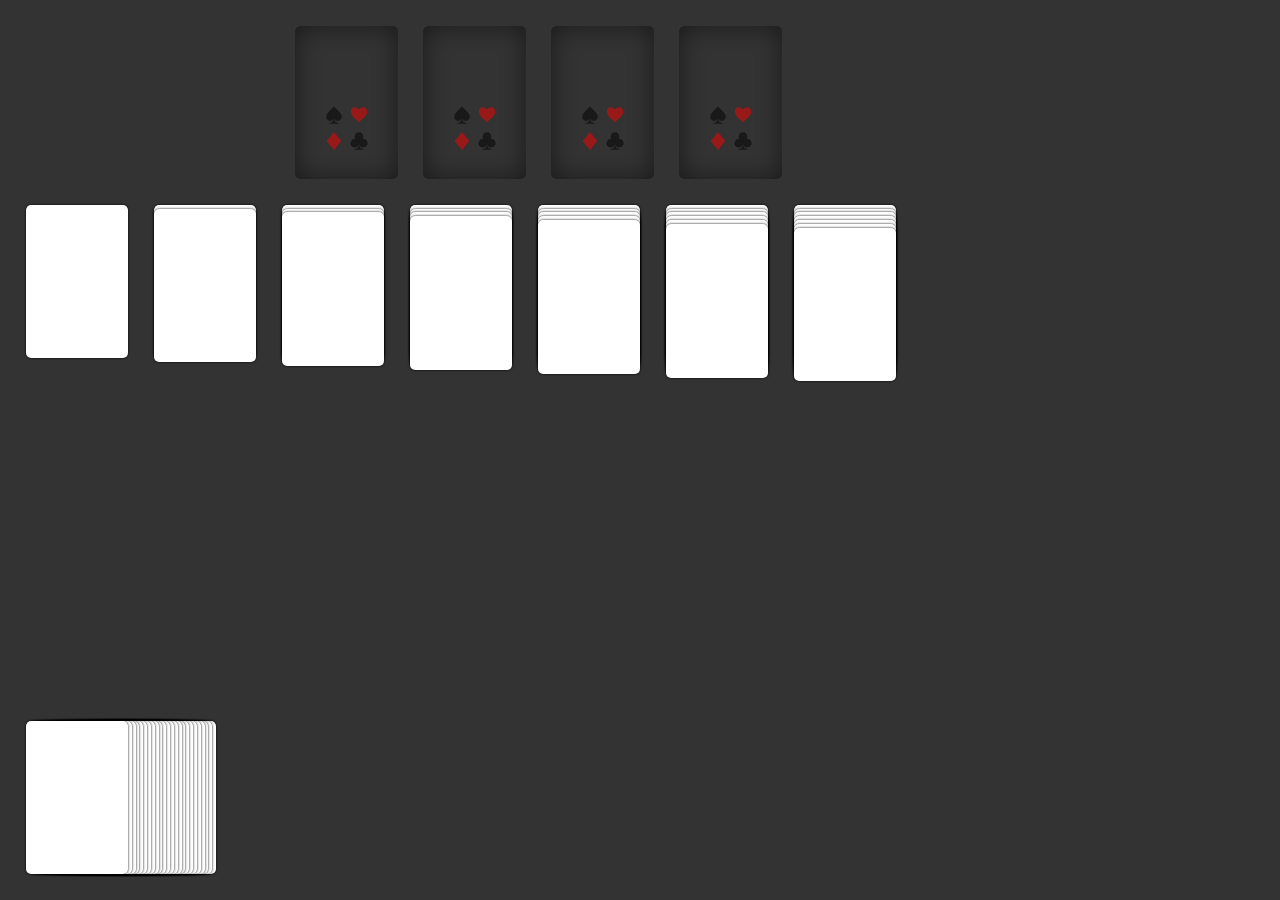
<file: index.html>
<!doctype html>
<html>
<head>
    <meta charset="utf-8"/>
    <title>Carte Blanche</title>
    <link rel="stylesheet" href="styles/css/carte-blanche.css"/>
    <link rel="stylesheet" href="styles/css/games/klondike/klondike.css"/>
    <link rel="stylesheet" href="styles/css/decks/carte-de-base/carte-de-base.css"/>
    <script src="scripts/js/carte-blanche.js"></script>
    <script src="scripts/js/games/klondike/klondike.js"></script>
</head>

<body>
    <div id="game" class="game-klondike">
        <ul class="foundations">
            <li class="foundation">
                <ul id="foundation-0" class="card-pile-↓"></ul>
            </li>
            <li class="foundation">
                <ul id="foundation-1" class="card-pile-↓"></ul>
            </li>
            <li class="foundation">
                <ul id="foundation-2" class="card-pile-↓"></ul>
            </li>
            <li class="foundation">
                <ul id="foundation-3" class="card-pile-↓"></ul>
            </li>
        </ul>
        <ul class="tableaus">
            <li class="tableau">
                <ul id="tableau-0" class="card-pile-↓"></ul>
            </li>
            <li class="tableau">
                <ul id="tableau-1" class="card-pile-↓"></ul>
            </li>
            <li class="tableau">
                <ul id="tableau-2" class="card-pile-↓"></ul>
            </li>
            <li class="tableau">
                <ul id="tableau-3" class="card-pile-↓"></ul>
            </li>
            <li class="tableau">
                <ul id="tableau-4" class="card-pile-↓"></ul>
            </li>
            <li class="tableau">
                <ul id="tableau-5" class="card-pile-↓"></ul>
            </li>
            <li class="tableau">
                <ul id="tableau-6" class="card-pile-↓"></ul>
            </li>
        </ul>
        <ul id="draw-pile" class="card-pile-← dealer"></ul>
    </div>
</body>
</html>
</file>
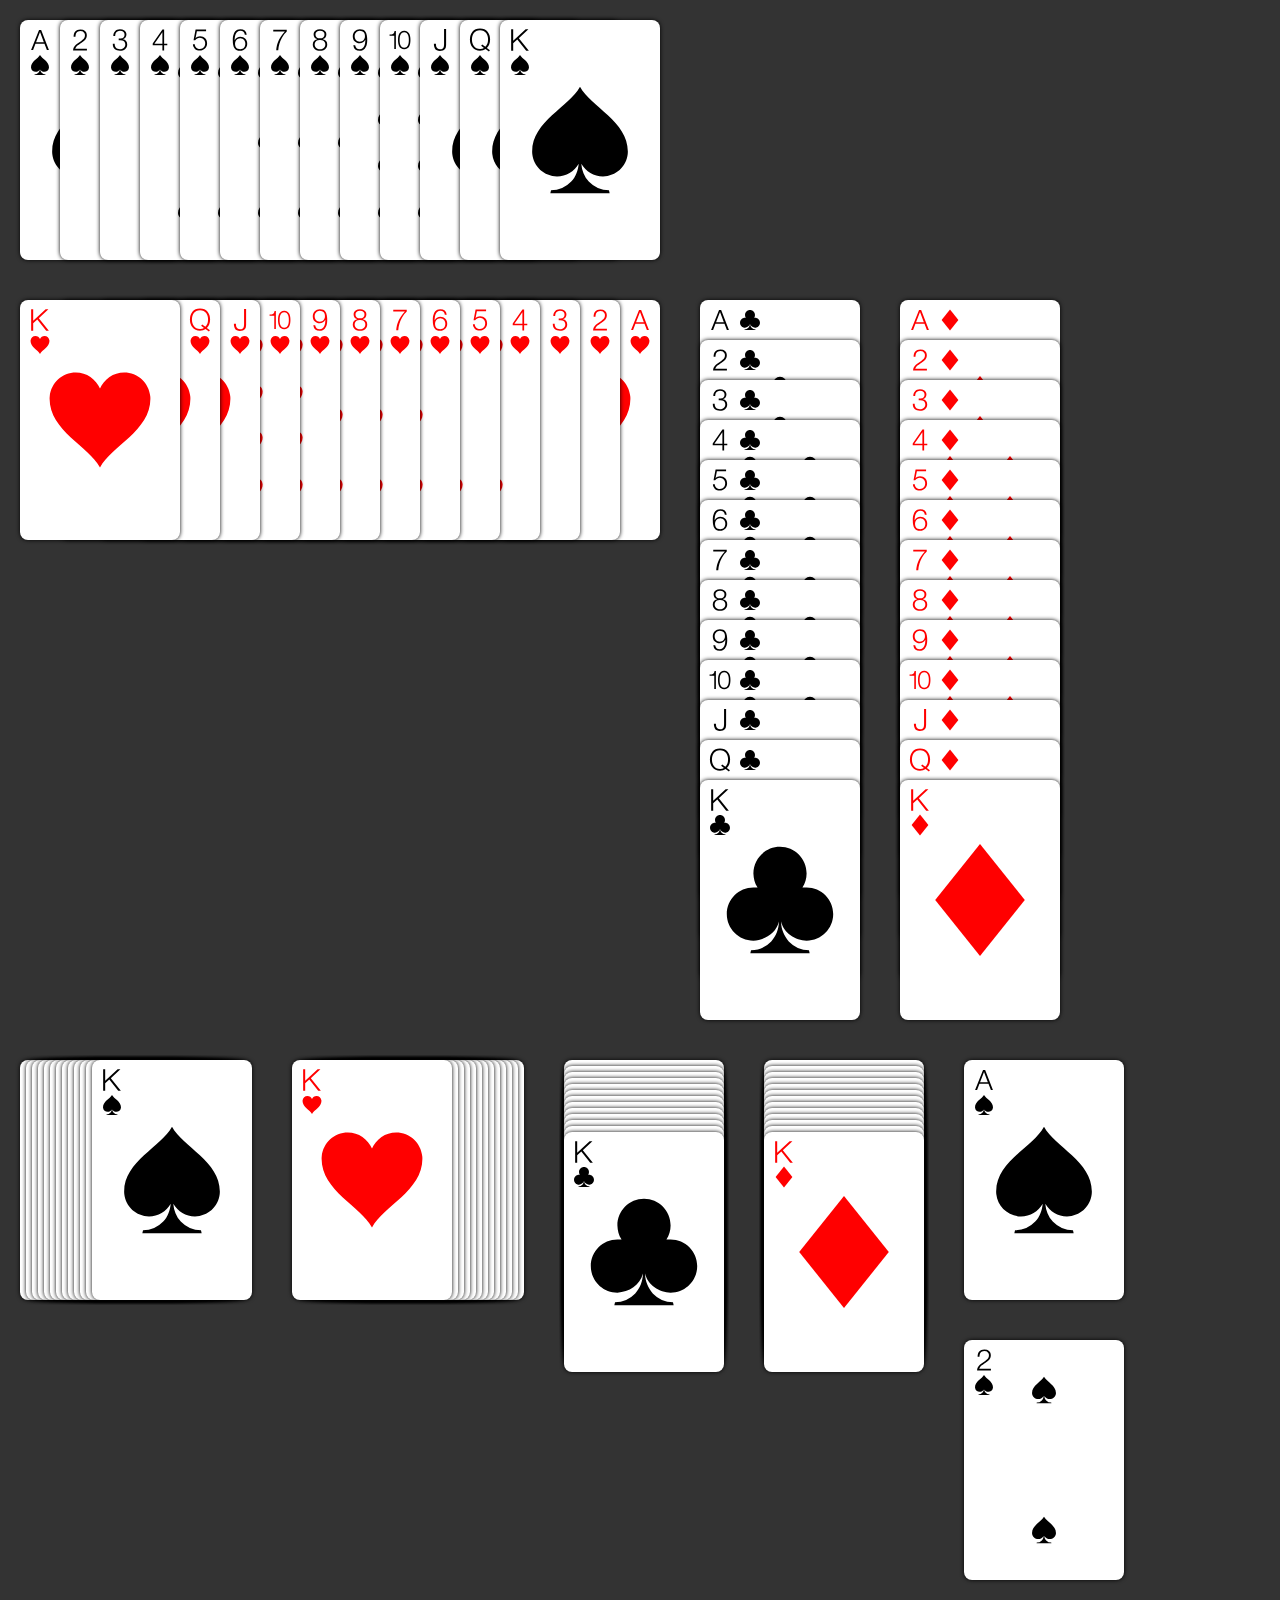
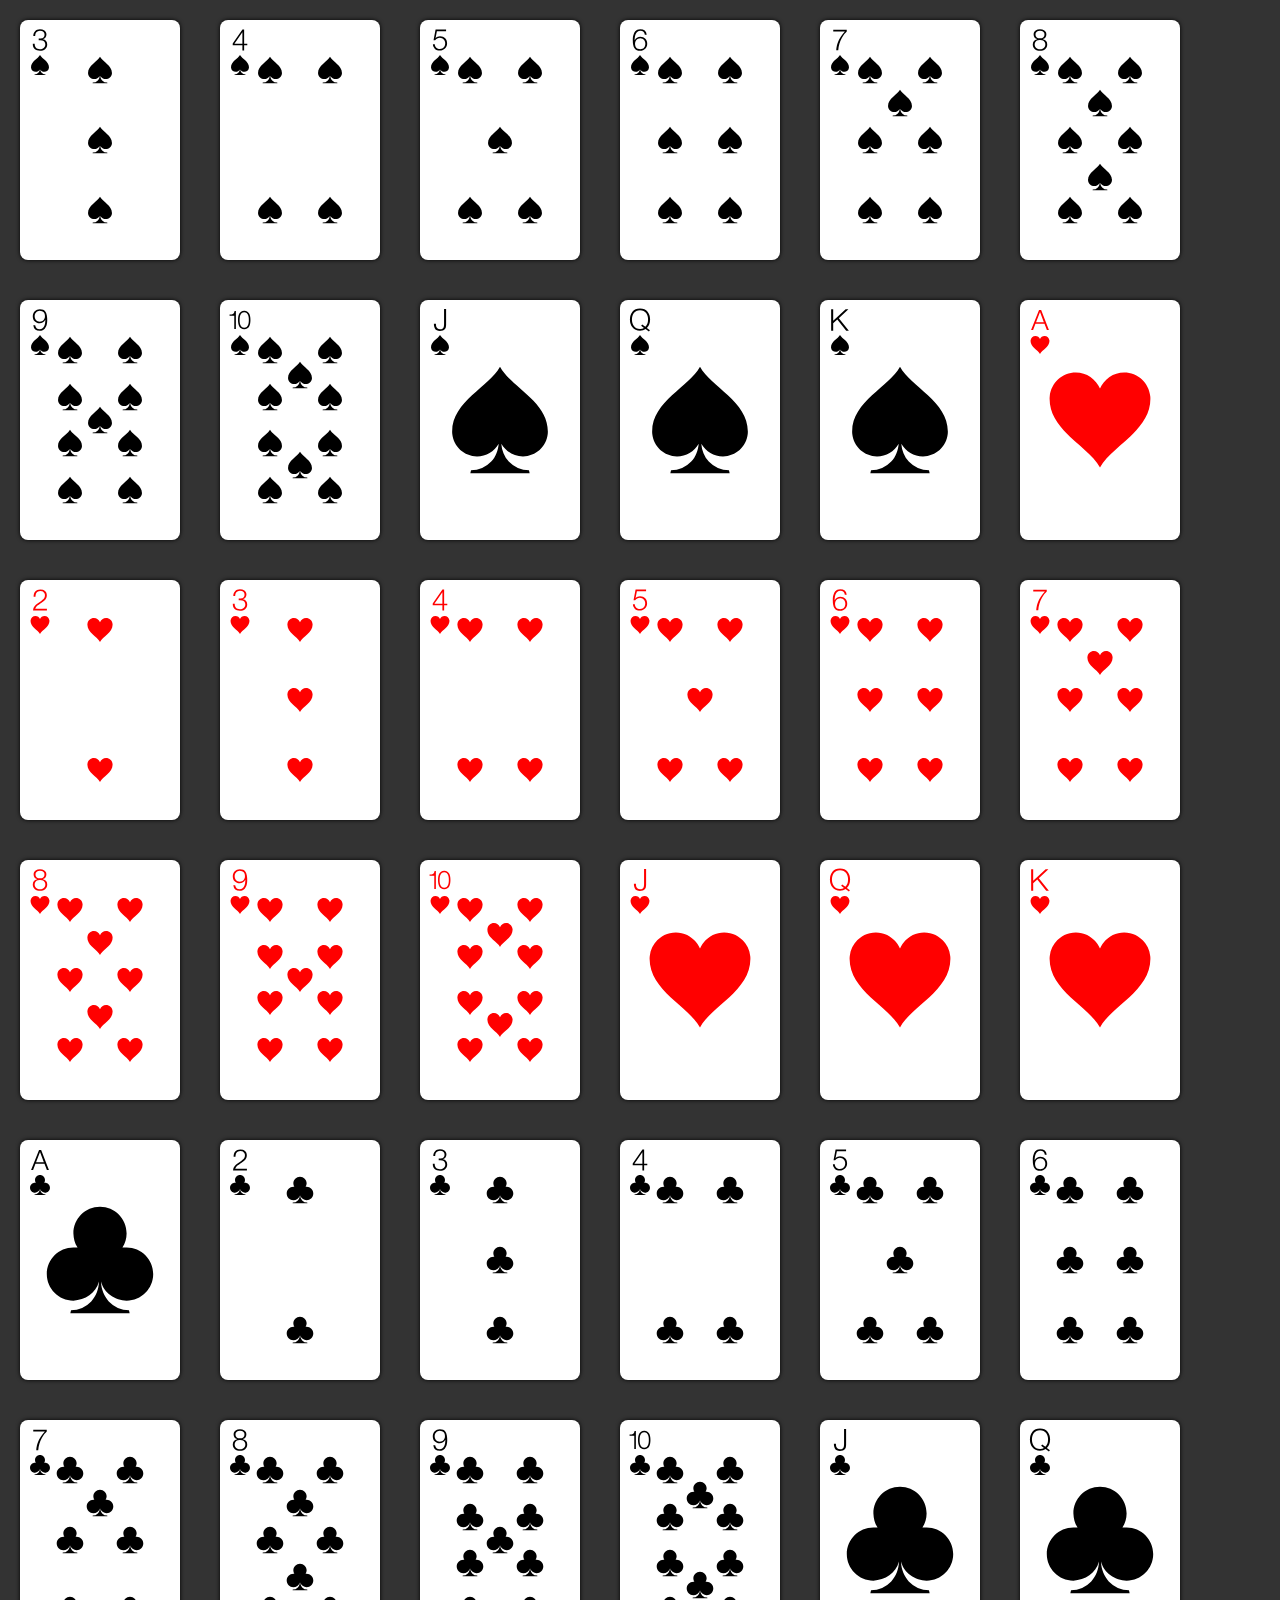
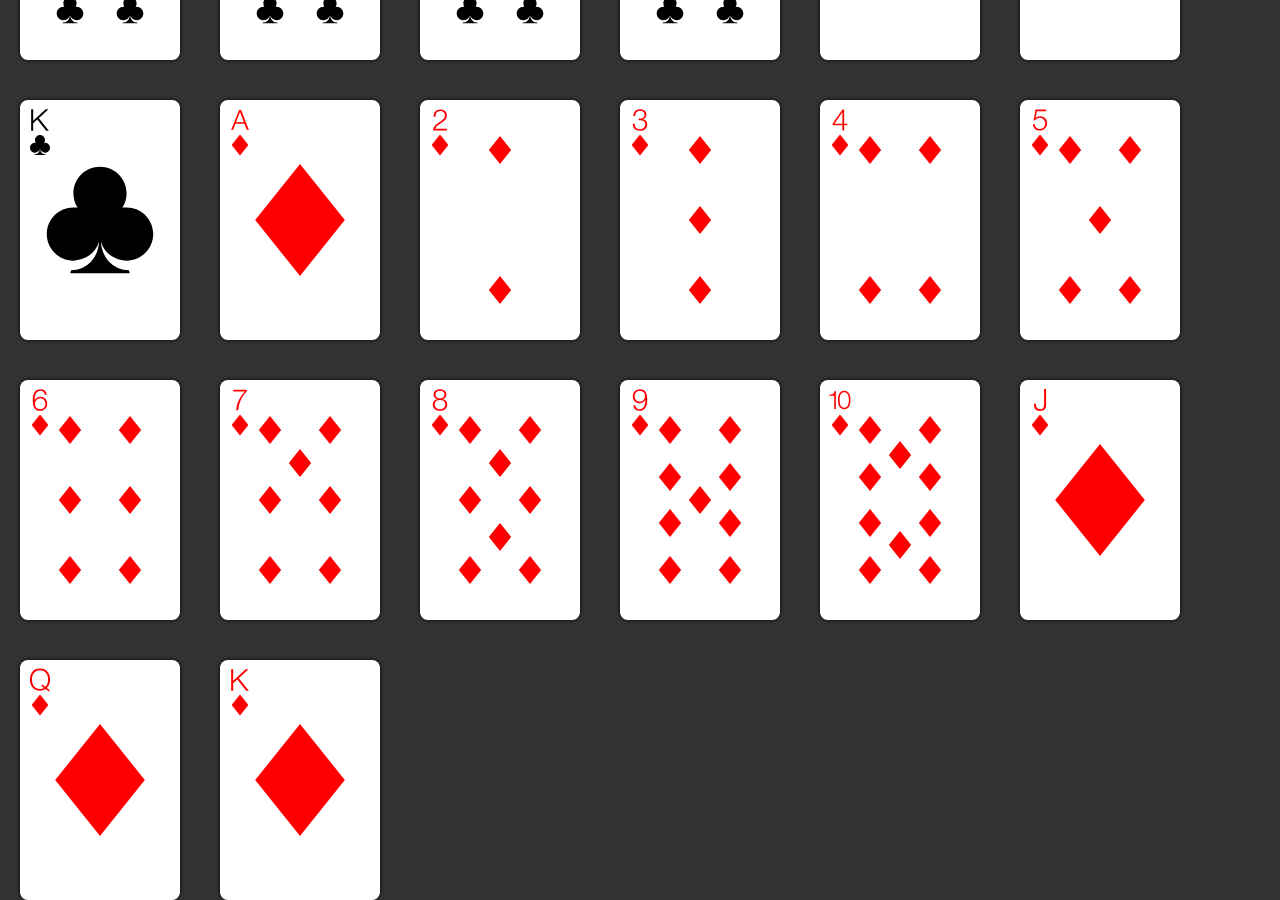
<file: demo.html>
<!doctype html>
<html>
<head>
    <meta charset="utf-8"/>
    <title>Carte Blanche</title>
    <link rel="stylesheet" href="styles/css/carte-blanche.css"/>
    <link rel="stylesheet" href="styles/css/decks/carte-de-base/carte-de-base.css"/>
    <script src="scripts/js/carte-blanche.js"></script>
</head>

<body>
    <ul class="card-fan-→">
        <li class="card" data-suit="♠︎" data-rank="ace"   data-disposition="⍐" data-value="1" ></li>
        <li class="card" data-suit="♠︎" data-rank="2"     data-disposition="⍐" data-value="2" ></li>
        <li class="card" data-suit="♠︎" data-rank="3"     data-disposition="⍐" data-value="3" ></li>
        <li class="card" data-suit="♠︎" data-rank="4"     data-disposition="⍐" data-value="4" ></li>
        <li class="card" data-suit="♠︎" data-rank="5"     data-disposition="⍐" data-value="5" ></li>
        <li class="card" data-suit="♠︎" data-rank="6"     data-disposition="⍐" data-value="6" ></li>
        <li class="card" data-suit="♠︎" data-rank="7"     data-disposition="⍐" data-value="7" ></li>
        <li class="card" data-suit="♠︎" data-rank="8"     data-disposition="⍐" data-value="8" ></li>
        <li class="card" data-suit="♠︎" data-rank="9"     data-disposition="⍐" data-value="9" ></li>
        <li class="card" data-suit="♠︎" data-rank="10"    data-disposition="⍐" data-value="10"></li>
        <li class="card" data-suit="♠︎" data-rank="jack"  data-disposition="⍐" data-value="11"></li>
        <li class="card" data-suit="♠︎" data-rank="queen" data-disposition="⍐" data-value="12"></li>
        <li class="card" data-suit="♠︎" data-rank="king"  data-disposition="⍐" data-value="13"></li>
    </ul>
    <ul class="card-fan-←">
        <li class="card" data-suit="♥︎" data-rank="ace"   data-disposition="⍐" data-value="1" ></li>
        <li class="card" data-suit="♥︎" data-rank="2"     data-disposition="⍐" data-value="2" ></li>
        <li class="card" data-suit="♥︎" data-rank="3"     data-disposition="⍐" data-value="3" ></li>
        <li class="card" data-suit="♥︎" data-rank="4"     data-disposition="⍐" data-value="4" ></li>
        <li class="card" data-suit="♥︎" data-rank="5"     data-disposition="⍐" data-value="5" ></li>
        <li class="card" data-suit="♥︎" data-rank="6"     data-disposition="⍐" data-value="6" ></li>
        <li class="card" data-suit="♥︎" data-rank="7"     data-disposition="⍐" data-value="7" ></li>
        <li class="card" data-suit="♥︎" data-rank="8"     data-disposition="⍐" data-value="8" ></li>
        <li class="card" data-suit="♥︎" data-rank="9"     data-disposition="⍐" data-value="9" ></li>
        <li class="card" data-suit="♥︎" data-rank="10"    data-disposition="⍐" data-value="10"></li>
        <li class="card" data-suit="♥︎" data-rank="jack"  data-disposition="⍐" data-value="11"></li>
        <li class="card" data-suit="♥︎" data-rank="queen" data-disposition="⍐" data-value="12"></li>
        <li class="card" data-suit="♥︎" data-rank="king"  data-disposition="⍐" data-value="13"></li>
    </ul>
    <ul class="card-fan-↑">
        <li class="card" data-suit="♣︎" data-rank="ace"   data-disposition="⍐" data-value="1" ></li>
        <li class="card" data-suit="♣︎" data-rank="2"     data-disposition="⍐" data-value="2" ></li>
        <li class="card" data-suit="♣︎" data-rank="3"     data-disposition="⍐" data-value="3" ></li>
        <li class="card" data-suit="♣︎" data-rank="4"     data-disposition="⍐" data-value="4" ></li>
        <li class="card" data-suit="♣︎" data-rank="5"     data-disposition="⍐" data-value="5" ></li>
        <li class="card" data-suit="♣︎" data-rank="6"     data-disposition="⍐" data-value="6" ></li>
        <li class="card" data-suit="♣︎" data-rank="7"     data-disposition="⍐" data-value="7" ></li>
        <li class="card" data-suit="♣︎" data-rank="8"     data-disposition="⍐" data-value="8" ></li>
        <li class="card" data-suit="♣︎" data-rank="9"     data-disposition="⍐" data-value="9" ></li>
        <li class="card" data-suit="♣︎" data-rank="10"    data-disposition="⍐" data-value="10"></li>
        <li class="card" data-suit="♣︎" data-rank="jack"  data-disposition="⍐" data-value="11"></li>
        <li class="card" data-suit="♣︎" data-rank="queen" data-disposition="⍐" data-value="12"></li>
        <li class="card" data-suit="♣︎" data-rank="king"  data-disposition="⍐" data-value="13"></li>
    </ul>
    <ul class="card-fan-↓">
        <li class="card" data-suit="♦︎" data-rank="ace"   data-disposition="⍐" data-value="1" ></li>
        <li class="card" data-suit="♦︎" data-rank="2"     data-disposition="⍐" data-value="2" ></li>
        <li class="card" data-suit="♦︎" data-rank="3"     data-disposition="⍐" data-value="3" ></li>
        <li class="card" data-suit="♦︎" data-rank="4"     data-disposition="⍐" data-value="4" ></li>
        <li class="card" data-suit="♦︎" data-rank="5"     data-disposition="⍐" data-value="5" ></li>
        <li class="card" data-suit="♦︎" data-rank="6"     data-disposition="⍐" data-value="6" ></li>
        <li class="card" data-suit="♦︎" data-rank="7"     data-disposition="⍐" data-value="7" ></li>
        <li class="card" data-suit="♦︎" data-rank="8"     data-disposition="⍐" data-value="8" ></li>
        <li class="card" data-suit="♦︎" data-rank="9"     data-disposition="⍐" data-value="9" ></li>
        <li class="card" data-suit="♦︎" data-rank="10"    data-disposition="⍐" data-value="10"></li>
        <li class="card" data-suit="♦︎" data-rank="jack"  data-disposition="⍐" data-value="11"></li>
        <li class="card" data-suit="♦︎" data-rank="queen" data-disposition="⍐" data-value="12"></li>
        <li class="card" data-suit="♦︎" data-rank="king"  data-disposition="⍐" data-value="13"></li>
    </ul>
    <ul class="card-pile-→">
        <li class="card" data-suit="♠︎" data-rank="ace"   data-disposition="⍐" data-value="1" ></li>
        <li class="card" data-suit="♠︎" data-rank="2"     data-disposition="⍐" data-value="2" ></li>
        <li class="card" data-suit="♠︎" data-rank="3"     data-disposition="⍐" data-value="3" ></li>
        <li class="card" data-suit="♠︎" data-rank="4"     data-disposition="⍐" data-value="4" ></li>
        <li class="card" data-suit="♠︎" data-rank="5"     data-disposition="⍐" data-value="5" ></li>
        <li class="card" data-suit="♠︎" data-rank="6"     data-disposition="⍐" data-value="6" ></li>
        <li class="card" data-suit="♠︎" data-rank="7"     data-disposition="⍐" data-value="7" ></li>
        <li class="card" data-suit="♠︎" data-rank="8"     data-disposition="⍐" data-value="8" ></li>
        <li class="card" data-suit="♠︎" data-rank="9"     data-disposition="⍐" data-value="9" ></li>
        <li class="card" data-suit="♠︎" data-rank="10"    data-disposition="⍐" data-value="10"></li>
        <li class="card" data-suit="♠︎" data-rank="jack"  data-disposition="⍐" data-value="11"></li>
        <li class="card" data-suit="♠︎" data-rank="queen" data-disposition="⍐" data-value="12"></li>
        <li class="card" data-suit="♠︎" data-rank="king"  data-disposition="⍐" data-value="13"></li>
    </ul>
    <ul class="card-pile-←">
        <li class="card" data-suit="♥︎" data-rank="ace"   data-disposition="⍐" data-value="1" ></li>
        <li class="card" data-suit="♥︎" data-rank="2"     data-disposition="⍐" data-value="2" ></li>
        <li class="card" data-suit="♥︎" data-rank="3"     data-disposition="⍐" data-value="3" ></li>
        <li class="card" data-suit="♥︎" data-rank="4"     data-disposition="⍐" data-value="4" ></li>
        <li class="card" data-suit="♥︎" data-rank="5"     data-disposition="⍐" data-value="5" ></li>
        <li class="card" data-suit="♥︎" data-rank="6"     data-disposition="⍐" data-value="6" ></li>
        <li class="card" data-suit="♥︎" data-rank="7"     data-disposition="⍐" data-value="7" ></li>
        <li class="card" data-suit="♥︎" data-rank="8"     data-disposition="⍐" data-value="8" ></li>
        <li class="card" data-suit="♥︎" data-rank="9"     data-disposition="⍐" data-value="9" ></li>
        <li class="card" data-suit="♥︎" data-rank="10"    data-disposition="⍐" data-value="10"></li>
        <li class="card" data-suit="♥︎" data-rank="jack"  data-disposition="⍐" data-value="11"></li>
        <li class="card" data-suit="♥︎" data-rank="queen" data-disposition="⍐" data-value="12"></li>
        <li class="card" data-suit="♥︎" data-rank="king"  data-disposition="⍐" data-value="13"></li>
    </ul>
    <ul class="card-pile-↑">
        <li class="card" data-suit="♣︎" data-rank="ace"   data-disposition="⍐" data-value="1" ></li>
        <li class="card" data-suit="♣︎" data-rank="2"     data-disposition="⍐" data-value="2" ></li>
        <li class="card" data-suit="♣︎" data-rank="3"     data-disposition="⍐" data-value="3" ></li>
        <li class="card" data-suit="♣︎" data-rank="4"     data-disposition="⍐" data-value="4" ></li>
        <li class="card" data-suit="♣︎" data-rank="5"     data-disposition="⍐" data-value="5" ></li>
        <li class="card" data-suit="♣︎" data-rank="6"     data-disposition="⍐" data-value="6" ></li>
        <li class="card" data-suit="♣︎" data-rank="7"     data-disposition="⍐" data-value="7" ></li>
        <li class="card" data-suit="♣︎" data-rank="8"     data-disposition="⍐" data-value="8" ></li>
        <li class="card" data-suit="♣︎" data-rank="9"     data-disposition="⍐" data-value="9" ></li>
        <li class="card" data-suit="♣︎" data-rank="10"    data-disposition="⍐" data-value="10"></li>
        <li class="card" data-suit="♣︎" data-rank="jack"  data-disposition="⍐" data-value="11"></li>
        <li class="card" data-suit="♣︎" data-rank="queen" data-disposition="⍐" data-value="12"></li>
        <li class="card" data-suit="♣︎" data-rank="king"  data-disposition="⍐" data-value="13"></li>
    </ul>
    <ul class="card-pile-↓">
        <li class="card" data-suit="♦︎" data-rank="ace"   data-disposition="⍐" data-value="1" ></li>
        <li class="card" data-suit="♦︎" data-rank="2"     data-disposition="⍐" data-value="2" ></li>
        <li class="card" data-suit="♦︎" data-rank="3"     data-disposition="⍐" data-value="3" ></li>
        <li class="card" data-suit="♦︎" data-rank="4"     data-disposition="⍐" data-value="4" ></li>
        <li class="card" data-suit="♦︎" data-rank="5"     data-disposition="⍐" data-value="5" ></li>
        <li class="card" data-suit="♦︎" data-rank="6"     data-disposition="⍐" data-value="6" ></li>
        <li class="card" data-suit="♦︎" data-rank="7"     data-disposition="⍐" data-value="7" ></li>
        <li class="card" data-suit="♦︎" data-rank="8"     data-disposition="⍐" data-value="8" ></li>
        <li class="card" data-suit="♦︎" data-rank="9"     data-disposition="⍐" data-value="9" ></li>
        <li class="card" data-suit="♦︎" data-rank="10"    data-disposition="⍐" data-value="10"></li>
        <li class="card" data-suit="♦︎" data-rank="jack"  data-disposition="⍐" data-value="11"></li>
        <li class="card" data-suit="♦︎" data-rank="queen" data-disposition="⍐" data-value="12"></li>
        <li class="card" data-suit="♦︎" data-rank="king"  data-disposition="⍐" data-value="13"></li>
    </ul>
    <div class="card" data-suit="♠︎" data-rank="ace"   data-disposition="⍐" data-value="1" ></div>
    <div class="card" data-suit="♠︎" data-rank="2"     data-disposition="⍐" data-value="2" ></div>
    <div class="card" data-suit="♠︎" data-rank="3"     data-disposition="⍐" data-value="3" ></div>
    <div class="card" data-suit="♠︎" data-rank="4"     data-disposition="⍐" data-value="4" ></div>
    <div class="card" data-suit="♠︎" data-rank="5"     data-disposition="⍐" data-value="5" ></div>
    <div class="card" data-suit="♠︎" data-rank="6"     data-disposition="⍐" data-value="6" ></div>
    <div class="card" data-suit="♠︎" data-rank="7"     data-disposition="⍐" data-value="7" ></div>
    <div class="card" data-suit="♠︎" data-rank="8"     data-disposition="⍐" data-value="8" ></div>
    <div class="card" data-suit="♠︎" data-rank="9"     data-disposition="⍐" data-value="9" ></div>
    <div class="card" data-suit="♠︎" data-rank="10"    data-disposition="⍐" data-value="10"></div>
    <div class="card" data-suit="♠︎" data-rank="jack"  data-disposition="⍐" data-value="11"></div>
    <div class="card" data-suit="♠︎" data-rank="queen" data-disposition="⍐" data-value="12"></div>
    <div class="card" data-suit="♠︎" data-rank="king"  data-disposition="⍐" data-value="13"></div>
    <div class="card" data-suit="♥︎" data-rank="ace"   data-disposition="⍐" data-value="1" ></div>
    <div class="card" data-suit="♥︎" data-rank="2"     data-disposition="⍐" data-value="2" ></div>
    <div class="card" data-suit="♥︎" data-rank="3"     data-disposition="⍐" data-value="3" ></div>
    <div class="card" data-suit="♥︎" data-rank="4"     data-disposition="⍐" data-value="4" ></div>
    <div class="card" data-suit="♥︎" data-rank="5"     data-disposition="⍐" data-value="5" ></div>
    <div class="card" data-suit="♥︎" data-rank="6"     data-disposition="⍐" data-value="6" ></div>
    <div class="card" data-suit="♥︎" data-rank="7"     data-disposition="⍐" data-value="7" ></div>
    <div class="card" data-suit="♥︎" data-rank="8"     data-disposition="⍐" data-value="8" ></div>
    <div class="card" data-suit="♥︎" data-rank="9"     data-disposition="⍐" data-value="9" ></div>
    <div class="card" data-suit="♥︎" data-rank="10"    data-disposition="⍐" data-value="10"></div>
    <div class="card" data-suit="♥︎" data-rank="jack"  data-disposition="⍐" data-value="11"></div>
    <div class="card" data-suit="♥︎" data-rank="queen" data-disposition="⍐" data-value="12"></div>
    <div class="card" data-suit="♥︎" data-rank="king"  data-disposition="⍐" data-value="13"></div>
    <div class="card" data-suit="♣︎" data-rank="ace"   data-disposition="⍐" data-value="1" ></div>
    <div class="card" data-suit="♣︎" data-rank="2"     data-disposition="⍐" data-value="2" ></div>
    <div class="card" data-suit="♣︎" data-rank="3"     data-disposition="⍐" data-value="3" ></div>
    <div class="card" data-suit="♣︎" data-rank="4"     data-disposition="⍐" data-value="4" ></div>
    <div class="card" data-suit="♣︎" data-rank="5"     data-disposition="⍐" data-value="5" ></div>
    <div class="card" data-suit="♣︎" data-rank="6"     data-disposition="⍐" data-value="6" ></div>
    <div class="card" data-suit="♣︎" data-rank="7"     data-disposition="⍐" data-value="7" ></div>
    <div class="card" data-suit="♣︎" data-rank="8"     data-disposition="⍐" data-value="8" ></div>
    <div class="card" data-suit="♣︎" data-rank="9"     data-disposition="⍐" data-value="9" ></div>
    <div class="card" data-suit="♣︎" data-rank="10"    data-disposition="⍐" data-value="10"></div>
    <div class="card" data-suit="♣︎" data-rank="jack"  data-disposition="⍐" data-value="11"></div>
    <div class="card" data-suit="♣︎" data-rank="queen" data-disposition="⍐" data-value="12"></div>
    <div class="card" data-suit="♣︎" data-rank="king"  data-disposition="⍐" data-value="13"></div>
    <div class="card" data-suit="♦︎" data-rank="ace"   data-disposition="⍐" data-value="1" ></div>
    <div class="card" data-suit="♦︎" data-rank="2"     data-disposition="⍐" data-value="2" ></div>
    <div class="card" data-suit="♦︎" data-rank="3"     data-disposition="⍐" data-value="3" ></div>
    <div class="card" data-suit="♦︎" data-rank="4"     data-disposition="⍐" data-value="4" ></div>
    <div class="card" data-suit="♦︎" data-rank="5"     data-disposition="⍐" data-value="5" ></div>
    <div class="card" data-suit="♦︎" data-rank="6"     data-disposition="⍐" data-value="6" ></div>
    <div class="card" data-suit="♦︎" data-rank="7"     data-disposition="⍐" data-value="7" ></div>
    <div class="card" data-suit="♦︎" data-rank="8"     data-disposition="⍐" data-value="8" ></div>
    <div class="card" data-suit="♦︎" data-rank="9"     data-disposition="⍐" data-value="9" ></div>
    <div class="card" data-suit="♦︎" data-rank="10"    data-disposition="⍐" data-value="10"></div>
    <div class="card" data-suit="♦︎" data-rank="jack"  data-disposition="⍐" data-value="11"></div>
    <div class="card" data-suit="♦︎" data-rank="queen" data-disposition="⍐" data-value="12"></div>
    <div class="card" data-suit="♦︎" data-rank="king"  data-disposition="⍐" data-value="13"></div>
</body>
</html>
</file>
<file: styles/css/carte-blanche.css>
@charset "UTF-8";
* {
  box-sizing: border-box;
  transition: all .25s; }

html, body {
  margin: 0;
  padding: 0;
  height: 100%;
  width: 100%; }

html {
  font-size: 40px; }

body {
  background: #333333;
  color: white; }

#game:before, .card-pile-→:before, .card-pile-←:before, .card-pile-↓:before, .card-pile-↑:before, .card-fan-→:before, .card-fan-←:before, .card-fan-↓:before, .card-fan-↑:before, #game:after, .card-pile-→:after, .card-pile-←:after, .card-pile-↓:after, .card-pile-↑:after, .card-fan-→:after, .card-fan-←:after, .card-fan-↓:after, .card-fan-↑:after {
  content: ' ';
  display: table; }
#game:after, .card-pile-→:after, .card-pile-←:after, .card-pile-↓:after, .card-pile-↑:after, .card-fan-→:after, .card-fan-←:after, .card-fan-↓:after, .card-fan-↑:after {
  clear: both; }

.card-pile-→, .card-pile-←, .card-pile-↓, .card-pile-↑, .card-fan-→, .card-fan-←, .card-fan-↓, .card-fan-↑ {
  margin: 0;
  padding: 0;
  list-style: none; }
  .card-pile-→ li, .card-pile-← li, .card-pile-↓ li, .card-pile-↑ li, .card-fan-→ li, .card-fan-← li, .card-fan-↓ li, .card-fan-↑ li {
    margin: 0; }

#game {
  position: relative;
  padding: 0.5rem;
  height: 100%; }

.card {
  position: relative;
  height: 6rem;
  width: 4rem;
  background-color: white;
  border-radius: 0.2rem;
  float: left;
  margin: 0.5rem;
  box-shadow: 0 0 0.1rem 0 black; }

.card-pile-→, .card-pile-←, .card-pile-↓, .card-pile-↑, .card-fan-→, .card-fan-←, .card-fan-↓, .card-fan-↑ {
  float: left;
  margin: 0.5rem; }
  .card-pile-→:empty, .card-pile-←:empty, .card-pile-↓:empty, .card-pile-↑:empty, .card-fan-→:empty, .card-fan-←:empty, .card-fan-↓:empty, .card-fan-↑:empty {
    height: 6rem;
    width: 4rem;
    border-radius: 0.2rem;
    box-shadow: inset 0 0 .5rem 0 black;
    opacity: .5; }
  .card-pile-→ .card, .card-pile-← .card, .card-pile-↓ .card, .card-pile-↑ .card, .card-fan-→ .card, .card-fan-← .card, .card-fan-↓ .card, .card-fan-↑ .card {
    float: left; }

.card-pile-→ .card:not(:first-child) {
  margin-left: 0.15rem; }
.card-pile-→ .card:not(:last-child) {
  margin-right: -4rem; }

.card-pile-← .card {
  float: right; }
.card-pile-← .card:not(:first-child) {
  margin-right: 0.15rem; }
.card-pile-← .card:not(:last-child) {
  margin-left: -4rem; }

.card-pile-↓, .card-pile-↑ {
  width: 4rem; }
  .card-pile-↓ .card:not(:first-child), .card-pile-↑ .card:not(:first-child) {
    margin-top: 0.15rem; }
  .card-pile-↓ .card:not(:last-child), .card-pile-↑ .card:not(:last-child) {
    margin-bottom: -6rem; }

.card-fan-→ .card:not(:first-child) {
  margin-left: 1rem; }
.card-fan-→ .card:not(:last-child) {
  margin-right: -4rem; }

.card-fan-← .card {
  float: right; }
.card-fan-← .card:not(:first-child) {
  margin-right: 1rem; }
.card-fan-← .card:not(:last-child) {
  margin-left: -4rem; }

.card-fan-↓, .card-fan-↑ {
  width: 4rem; }
  .card-fan-↓ .card:not(:first-child), .card-fan-↑ .card:not(:first-child) {
    margin-top: 1rem; }
  .card-fan-↓ .card:not(:last-child), .card-fan-↑ .card:not(:last-child) {
    margin-bottom: -6rem; }
</file>
<file: styles/css/decks/carte-de-base/carte-de-base.css>
@charset "UTF-8";
.card[data-disposition="⍗"] {
  border: .2rem solid white;
  background: linear-gradient(to bottom, #6666ff, #000099); }
.card[data-disposition="⍐"] {
  background-size: 1rem 1rem;
  background-repeat: no-repeat; }
  .card[data-disposition="⍐"][data-rank="2"] {
    background-position: center top 0.75rem, center bottom 0.75rem; }
  .card[data-disposition="⍐"][data-rank="3"] {
    background-position: center top 0.75rem, center center, center bottom 0.75rem; }
  .card[data-disposition="⍐"][data-rank="4"] {
    background-position: left 0.75rem top 0.75rem, right 0.75rem top 0.75rem, left 0.75rem bottom 0.75rem, right 0.75rem bottom 0.75rem; }
  .card[data-disposition="⍐"][data-rank="5"] {
    background-position: left 0.75rem top 0.75rem, right 0.75rem top 0.75rem, center center, left 0.75rem bottom 0.75rem, right 0.75rem bottom 0.75rem; }
  .card[data-disposition="⍐"][data-rank="6"] {
    background-position: left 0.75rem top 0.75rem, right 0.75rem top 0.75rem, left 0.75rem center, right 0.75rem center, left 0.75rem bottom 0.75rem, right 0.75rem bottom 0.75rem; }
  .card[data-disposition="⍐"][data-rank="7"] {
    background-position: left 0.75rem top 0.75rem, right 0.75rem top 0.75rem, center top 1.58333rem, left 0.75rem center, right 0.75rem center, left 0.75rem bottom 0.75rem, right 0.75rem bottom 0.75rem; }
  .card[data-disposition="⍐"][data-rank="8"] {
    background-position: left 0.75rem top 0.75rem, right 0.75rem top 0.75rem, center top 1.58333rem, left 0.75rem center, right 0.75rem center, center bottom 1.58333rem, left 0.75rem bottom 0.75rem, right 0.75rem bottom 0.75rem; }
  .card[data-disposition="⍐"][data-rank="9"] {
    background-position: left 0.75rem top 0.75rem, right 0.75rem top 0.75rem, left 0.75rem top 1.91667rem, right 0.75rem top 1.91667rem, center center, left 0.75rem bottom 1.91667rem, right 0.75rem bottom 1.91667rem, left 0.75rem bottom 0.75rem, right 0.75rem bottom 0.75rem; }
  .card[data-disposition="⍐"][data-rank="10"] {
    background-position: left 0.75rem top 0.75rem, right 0.75rem top 0.75rem, center top 1.375rem, left 0.75rem top 1.91667rem, right 0.75rem top 1.91667rem, left 0.75rem bottom 1.91667rem, right 0.75rem bottom 1.91667rem, center bottom 1.375rem, left 0.75rem bottom 0.75rem, right 0.75rem bottom 0.75rem; }
  .card[data-disposition="⍐"][data-rank="ace"] {
    background-position: center center;
    background-size: auto 4rem; }
  .card[data-disposition="⍐"][data-rank="jack"] {
    background-position: center center;
    background-size: auto 4rem; }
  .card[data-disposition="⍐"][data-rank="queen"] {
    background-position: center center;
    background-size: auto 4rem; }
  .card[data-disposition="⍐"][data-rank="king"] {
    background-position: center center;
    background-size: auto 4rem; }
  .card[data-disposition="⍐"]::before {
    content: '';
    position: absolute;
    left: 0;
    top: 0;
    height: 1.5rem;
    width: 1rem;
    background-repeat: no-repeat;
    background-size: 0.75rem auto;
    background-position: left .125rem top    .125rem, left .125rem bottom 0;
    transition: left 0.5s, right 0.5s, top 0.5s, bottom 0.5s; }
  .card-pile-← .card[data-disposition="⍐"]:not(:last-child)::before, .card-fan-← .card[data-disposition="⍐"]:not(:last-child)::before {
    left: auto;
    right: 0 !important;
    background-position: right .125rem top    .125rem, right .125rem bottom 0; }
  .card-pile-↓ .card[data-disposition="⍐"]:not(:last-child)::before, .card-fan-↓ .card[data-disposition="⍐"]:not(:last-child)::before, .card-pile-↑ .card[data-disposition="⍐"]:not(:last-child)::before, .card-fan-↑ .card[data-disposition="⍐"]:not(:last-child)::before {
    width: 1.5rem;
    background-position: left 0.125rem top 0.125rem, left 0.875rem top 0.125rem; }
  .card[data-disposition="⍐"][data-suit="♠︎"][data-rank="ace"] {
    background-image: url('data:image/svg+xml,<svg version="1.1" xmlns="http://www.w3.org/2000/svg" xmlns:xlink="http://www.w3.org/1999/xlink" x="0" y="0" width="100" height="100" viewBox="0, 0, 100, 100"><path d="M50,16.75 C56.707,29.359 79.909,38.282 79.909,57.189 C79.909,57.726 79.882,58.258 79.829,58.78 C79.032,66.627 72.406,72.75 64.349,72.75 C58.602,72.732 53.734,69.629 50.811,64.797 C51.086,68.979 52.673,72.832 55.474,75.94 Q60.744,81.448 68.109,81.447 L68.53,83.25 L31.469,83.25 L31.891,81.447 Q39.256,81.448 44.526,75.94 C47.476,72.907 48.758,68.916 49.189,64.797 C46.402,69.813 41.29,72.536 35.651,72.75 C27.594,72.75 20.968,66.627 20.171,58.78 C20.118,58.258 20.091,57.726 20.091,57.189 C20.091,38.283 43.293,29.36 50,16.75 z" fill="black"/></svg>'); }
    .card[data-disposition="⍐"][data-suit="♠︎"][data-rank="ace"]::before {
      background-image: url('data:image/svg+xml,<svg version="1.1" xmlns="http://www.w3.org/2000/svg" xmlns:xlink="http://www.w3.org/1999/xlink" x="0" y="0" width="100" height="100" viewBox="0, 0, 100, 100"><path d="M36.828,57.118 L50.046,23.286 L62.803,57.118 z M46.811,17 L20.282,83 L26.937,83 L34.887,62.479 L64.929,62.479 L72.971,83 L79.718,83 L53.836,17 z" fill="black"/></svg>'), url('data:image/svg+xml,<svg version="1.1" xmlns="http://www.w3.org/2000/svg" xmlns:xlink="http://www.w3.org/1999/xlink" x="0" y="0" width="100" height="100" viewBox="0, 0, 100, 100"><path d="M50,16.75 C56.707,29.359 79.909,38.282 79.909,57.189 C79.909,57.726 79.882,58.258 79.829,58.78 C79.032,66.627 72.406,72.75 64.349,72.75 C58.602,72.732 53.734,69.629 50.811,64.797 C51.086,68.979 52.673,72.832 55.474,75.94 Q60.744,81.448 68.109,81.447 L68.53,83.25 L31.469,83.25 L31.891,81.447 Q39.256,81.448 44.526,75.94 C47.476,72.907 48.758,68.916 49.189,64.797 C46.402,69.813 41.29,72.536 35.651,72.75 C27.594,72.75 20.968,66.627 20.171,58.78 C20.118,58.258 20.091,57.726 20.091,57.189 C20.091,38.283 43.293,29.36 50,16.75 z" fill="black"/></svg>'); }
  .card[data-disposition="⍐"][data-suit="♠︎"][data-rank="2"] {
    background-image: url('data:image/svg+xml,<svg version="1.1" xmlns="http://www.w3.org/2000/svg" xmlns:xlink="http://www.w3.org/1999/xlink" x="0" y="0" width="100" height="100" viewBox="0, 0, 100, 100"><path d="M50,16.75 C56.707,29.359 79.909,38.282 79.909,57.189 C79.909,57.726 79.882,58.258 79.829,58.78 C79.032,66.627 72.406,72.75 64.349,72.75 C58.602,72.732 53.734,69.629 50.811,64.797 C51.086,68.979 52.673,72.832 55.474,75.94 Q60.744,81.448 68.109,81.447 L68.53,83.25 L31.469,83.25 L31.891,81.447 Q39.256,81.448 44.526,75.94 C47.476,72.907 48.758,68.916 49.189,64.797 C46.402,69.813 41.29,72.536 35.651,72.75 C27.594,72.75 20.968,66.627 20.171,58.78 C20.118,58.258 20.091,57.726 20.091,57.189 C20.091,38.283 43.293,29.36 50,16.75 z" fill="black"/></svg>'), url('data:image/svg+xml,<svg version="1.1" xmlns="http://www.w3.org/2000/svg" xmlns:xlink="http://www.w3.org/1999/xlink" x="0" y="0" width="100" height="100" viewBox="0, 0, 100, 100"><path d="M50,16.75 C56.707,29.359 79.909,38.282 79.909,57.189 C79.909,57.726 79.882,58.258 79.829,58.78 C79.032,66.627 72.406,72.75 64.349,72.75 C58.602,72.732 53.734,69.629 50.811,64.797 C51.086,68.979 52.673,72.832 55.474,75.94 Q60.744,81.448 68.109,81.447 L68.53,83.25 L31.469,83.25 L31.891,81.447 Q39.256,81.448 44.526,75.94 C47.476,72.907 48.758,68.916 49.189,64.797 C46.402,69.813 41.29,72.536 35.651,72.75 C27.594,72.75 20.968,66.627 20.171,58.78 C20.118,58.258 20.091,57.726 20.091,57.189 C20.091,38.283 43.293,29.36 50,16.75 z" fill="black"/></svg>'); }
    .card[data-disposition="⍐"][data-suit="♠︎"][data-rank="2"]::before {
      background-image: url('data:image/svg+xml,<svg version="1.1" xmlns="http://www.w3.org/2000/svg" xmlns:xlink="http://www.w3.org/1999/xlink" x="0" y="0" width="100" height="100" viewBox="0, 0, 100, 100"><path d="M73.05,85.3 L73.05,79.5 L34.15,79.5 Q34.75,76 37.15,73.05 Q39.55,70.1 42.7,67.6 Q45.85,65.1 49.25,63.05 Q52.65,61 55.15,59.3 Q58.65,57.1 61.8,54.55 Q64.95,52 67.4,49 Q69.85,46 71.3,42.4 Q72.75,38.8 72.75,34.4 Q72.75,29.5 71.1,25.8 Q69.45,22.1 66.5,19.65 Q63.55,17.2 59.6,15.95 Q55.65,14.7 51.05,14.7 Q45.35,14.7 41.1,16.55 Q36.85,18.4 34.05,21.7 Q31.25,25 29.9,29.55 Q28.55,34.1 28.65,39.5 L34.95,39.5 Q34.85,35.6 35.7,32.1 Q36.55,28.6 38.45,25.9 Q40.35,23.2 43.4,21.6 Q46.45,20 50.75,20 Q53.95,20 56.8,20.95 Q59.65,21.9 61.8,23.75 Q63.95,25.6 65.2,28.25 Q66.45,30.9 66.45,34.3 Q66.45,38.5 65,41.55 Q63.55,44.6 60.65,47.5 Q57.75,50.4 54.1,52.95 Q50.45,55.5 46.75,57.95 Q43.05,60.4 39.55,63.05 Q36.05,65.7 33.25,68.9 Q30.45,72.1 28.75,76.1 Q27.05,80.1 26.95,85.3 z" fill="black"/></svg>'), url('data:image/svg+xml,<svg version="1.1" xmlns="http://www.w3.org/2000/svg" xmlns:xlink="http://www.w3.org/1999/xlink" x="0" y="0" width="100" height="100" viewBox="0, 0, 100, 100"><path d="M50,16.75 C56.707,29.359 79.909,38.282 79.909,57.189 C79.909,57.726 79.882,58.258 79.829,58.78 C79.032,66.627 72.406,72.75 64.349,72.75 C58.602,72.732 53.734,69.629 50.811,64.797 C51.086,68.979 52.673,72.832 55.474,75.94 Q60.744,81.448 68.109,81.447 L68.53,83.25 L31.469,83.25 L31.891,81.447 Q39.256,81.448 44.526,75.94 C47.476,72.907 48.758,68.916 49.189,64.797 C46.402,69.813 41.29,72.536 35.651,72.75 C27.594,72.75 20.968,66.627 20.171,58.78 C20.118,58.258 20.091,57.726 20.091,57.189 C20.091,38.283 43.293,29.36 50,16.75 z" fill="black"/></svg>'); }
  .card[data-disposition="⍐"][data-suit="♠︎"][data-rank="3"] {
    background-image: url('data:image/svg+xml,<svg version="1.1" xmlns="http://www.w3.org/2000/svg" xmlns:xlink="http://www.w3.org/1999/xlink" x="0" y="0" width="100" height="100" viewBox="0, 0, 100, 100"><path d="M50,16.75 C56.707,29.359 79.909,38.282 79.909,57.189 C79.909,57.726 79.882,58.258 79.829,58.78 C79.032,66.627 72.406,72.75 64.349,72.75 C58.602,72.732 53.734,69.629 50.811,64.797 C51.086,68.979 52.673,72.832 55.474,75.94 Q60.744,81.448 68.109,81.447 L68.53,83.25 L31.469,83.25 L31.891,81.447 Q39.256,81.448 44.526,75.94 C47.476,72.907 48.758,68.916 49.189,64.797 C46.402,69.813 41.29,72.536 35.651,72.75 C27.594,72.75 20.968,66.627 20.171,58.78 C20.118,58.258 20.091,57.726 20.091,57.189 C20.091,38.283 43.293,29.36 50,16.75 z" fill="black"/></svg>'), url('data:image/svg+xml,<svg version="1.1" xmlns="http://www.w3.org/2000/svg" xmlns:xlink="http://www.w3.org/1999/xlink" x="0" y="0" width="100" height="100" viewBox="0, 0, 100, 100"><path d="M50,16.75 C56.707,29.359 79.909,38.282 79.909,57.189 C79.909,57.726 79.882,58.258 79.829,58.78 C79.032,66.627 72.406,72.75 64.349,72.75 C58.602,72.732 53.734,69.629 50.811,64.797 C51.086,68.979 52.673,72.832 55.474,75.94 Q60.744,81.448 68.109,81.447 L68.53,83.25 L31.469,83.25 L31.891,81.447 Q39.256,81.448 44.526,75.94 C47.476,72.907 48.758,68.916 49.189,64.797 C46.402,69.813 41.29,72.536 35.651,72.75 C27.594,72.75 20.968,66.627 20.171,58.78 C20.118,58.258 20.091,57.726 20.091,57.189 C20.091,38.283 43.293,29.36 50,16.75 z" fill="black"/></svg>'), url('data:image/svg+xml,<svg version="1.1" xmlns="http://www.w3.org/2000/svg" xmlns:xlink="http://www.w3.org/1999/xlink" x="0" y="0" width="100" height="100" viewBox="0, 0, 100, 100"><path d="M50,16.75 C56.707,29.359 79.909,38.282 79.909,57.189 C79.909,57.726 79.882,58.258 79.829,58.78 C79.032,66.627 72.406,72.75 64.349,72.75 C58.602,72.732 53.734,69.629 50.811,64.797 C51.086,68.979 52.673,72.832 55.474,75.94 Q60.744,81.448 68.109,81.447 L68.53,83.25 L31.469,83.25 L31.891,81.447 Q39.256,81.448 44.526,75.94 C47.476,72.907 48.758,68.916 49.189,64.797 C46.402,69.813 41.29,72.536 35.651,72.75 C27.594,72.75 20.968,66.627 20.171,58.78 C20.118,58.258 20.091,57.726 20.091,57.189 C20.091,38.283 43.293,29.36 50,16.75 z" fill="black"/></svg>'); }
    .card[data-disposition="⍐"][data-suit="♠︎"][data-rank="3"]::before {
      background-image: url('data:image/svg+xml,<svg version="1.1" xmlns="http://www.w3.org/2000/svg" xmlns:xlink="http://www.w3.org/1999/xlink" x="0" y="0" width="100" height="100" viewBox="0, 0, 100, 100"><path d="M32.339,62.3 L26.039,62.3 Q25.639,68 27.289,72.4 Q28.939,76.8 32.189,79.8 Q35.439,82.8 39.989,84.4 Q44.539,86 49.939,86 Q54.739,86 59.139,84.65 Q63.539,83.3 66.839,80.6 Q70.139,77.9 72.089,73.95 Q74.039,70 74.039,64.8 Q74.039,57.9 70.289,53.25 Q66.539,48.6 59.639,47.5 L59.639,47.3 Q65.339,45.9 68.389,41.7 Q71.439,37.5 71.439,31.8 Q71.439,27.1 69.589,23.75 Q67.739,20.4 64.689,18.25 Q61.639,16.1 57.739,15.05 Q53.839,14 49.739,14 Q44.639,14 40.539,15.75 Q36.439,17.5 33.589,20.55 Q30.739,23.6 29.189,27.8 Q27.639,32 27.639,37 L33.939,37 Q33.839,33.1 34.839,29.85 Q35.839,26.6 37.889,24.25 Q39.939,21.9 42.939,20.6 Q45.939,19.3 49.839,19.3 Q53.039,19.3 55.789,20.05 Q58.539,20.8 60.639,22.45 Q62.739,24.1 63.939,26.55 Q65.139,29 65.139,32.5 Q65.139,35.8 63.839,38.2 Q62.539,40.6 60.489,42.15 Q58.439,43.7 55.889,44.45 Q53.339,45.2 50.939,45.2 L45.639,45.2 L45.639,50.5 L50.939,50.5 Q54.439,50.5 57.489,51.4 Q60.539,52.3 62.839,54.15 Q65.139,56 66.439,58.75 Q67.739,61.5 67.739,65.3 Q67.739,69 66.239,71.9 Q64.739,74.8 62.239,76.8 Q59.739,78.8 56.539,79.8 Q53.339,80.8 49.839,80.8 Q45.639,80.8 42.289,79.45 Q38.939,78.1 36.689,75.7 Q34.439,73.3 33.289,69.9 Q32.139,66.5 32.339,62.3 z" fill="black"/></svg>'), url('data:image/svg+xml,<svg version="1.1" xmlns="http://www.w3.org/2000/svg" xmlns:xlink="http://www.w3.org/1999/xlink" x="0" y="0" width="100" height="100" viewBox="0, 0, 100, 100"><path d="M50,16.75 C56.707,29.359 79.909,38.282 79.909,57.189 C79.909,57.726 79.882,58.258 79.829,58.78 C79.032,66.627 72.406,72.75 64.349,72.75 C58.602,72.732 53.734,69.629 50.811,64.797 C51.086,68.979 52.673,72.832 55.474,75.94 Q60.744,81.448 68.109,81.447 L68.53,83.25 L31.469,83.25 L31.891,81.447 Q39.256,81.448 44.526,75.94 C47.476,72.907 48.758,68.916 49.189,64.797 C46.402,69.813 41.29,72.536 35.651,72.75 C27.594,72.75 20.968,66.627 20.171,58.78 C20.118,58.258 20.091,57.726 20.091,57.189 C20.091,38.283 43.293,29.36 50,16.75 z" fill="black"/></svg>'); }
  .card[data-disposition="⍐"][data-suit="♠︎"][data-rank="4"] {
    background-image: url('data:image/svg+xml,<svg version="1.1" xmlns="http://www.w3.org/2000/svg" xmlns:xlink="http://www.w3.org/1999/xlink" x="0" y="0" width="100" height="100" viewBox="0, 0, 100, 100"><path d="M50,16.75 C56.707,29.359 79.909,38.282 79.909,57.189 C79.909,57.726 79.882,58.258 79.829,58.78 C79.032,66.627 72.406,72.75 64.349,72.75 C58.602,72.732 53.734,69.629 50.811,64.797 C51.086,68.979 52.673,72.832 55.474,75.94 Q60.744,81.448 68.109,81.447 L68.53,83.25 L31.469,83.25 L31.891,81.447 Q39.256,81.448 44.526,75.94 C47.476,72.907 48.758,68.916 49.189,64.797 C46.402,69.813 41.29,72.536 35.651,72.75 C27.594,72.75 20.968,66.627 20.171,58.78 C20.118,58.258 20.091,57.726 20.091,57.189 C20.091,38.283 43.293,29.36 50,16.75 z" fill="black"/></svg>'), url('data:image/svg+xml,<svg version="1.1" xmlns="http://www.w3.org/2000/svg" xmlns:xlink="http://www.w3.org/1999/xlink" x="0" y="0" width="100" height="100" viewBox="0, 0, 100, 100"><path d="M50,16.75 C56.707,29.359 79.909,38.282 79.909,57.189 C79.909,57.726 79.882,58.258 79.829,58.78 C79.032,66.627 72.406,72.75 64.349,72.75 C58.602,72.732 53.734,69.629 50.811,64.797 C51.086,68.979 52.673,72.832 55.474,75.94 Q60.744,81.448 68.109,81.447 L68.53,83.25 L31.469,83.25 L31.891,81.447 Q39.256,81.448 44.526,75.94 C47.476,72.907 48.758,68.916 49.189,64.797 C46.402,69.813 41.29,72.536 35.651,72.75 C27.594,72.75 20.968,66.627 20.171,58.78 C20.118,58.258 20.091,57.726 20.091,57.189 C20.091,38.283 43.293,29.36 50,16.75 z" fill="black"/></svg>'), url('data:image/svg+xml,<svg version="1.1" xmlns="http://www.w3.org/2000/svg" xmlns:xlink="http://www.w3.org/1999/xlink" x="0" y="0" width="100" height="100" viewBox="0, 0, 100, 100"><path d="M50,16.75 C56.707,29.359 79.909,38.282 79.909,57.189 C79.909,57.726 79.882,58.258 79.829,58.78 C79.032,66.627 72.406,72.75 64.349,72.75 C58.602,72.732 53.734,69.629 50.811,64.797 C51.086,68.979 52.673,72.832 55.474,75.94 Q60.744,81.448 68.109,81.447 L68.53,83.25 L31.469,83.25 L31.891,81.447 Q39.256,81.448 44.526,75.94 C47.476,72.907 48.758,68.916 49.189,64.797 C46.402,69.813 41.29,72.536 35.651,72.75 C27.594,72.75 20.968,66.627 20.171,58.78 C20.118,58.258 20.091,57.726 20.091,57.189 C20.091,38.283 43.293,29.36 50,16.75 z" fill="black"/></svg>'), url('data:image/svg+xml,<svg version="1.1" xmlns="http://www.w3.org/2000/svg" xmlns:xlink="http://www.w3.org/1999/xlink" x="0" y="0" width="100" height="100" viewBox="0, 0, 100, 100"><path d="M50,16.75 C56.707,29.359 79.909,38.282 79.909,57.189 C79.909,57.726 79.882,58.258 79.829,58.78 C79.032,66.627 72.406,72.75 64.349,72.75 C58.602,72.732 53.734,69.629 50.811,64.797 C51.086,68.979 52.673,72.832 55.474,75.94 Q60.744,81.448 68.109,81.447 L68.53,83.25 L31.469,83.25 L31.891,81.447 Q39.256,81.448 44.526,75.94 C47.476,72.907 48.758,68.916 49.189,64.797 C46.402,69.813 41.29,72.536 35.651,72.75 C27.594,72.75 20.968,66.627 20.171,58.78 C20.118,58.258 20.091,57.726 20.091,57.189 C20.091,38.283 43.293,29.36 50,16.75 z" fill="black"/></svg>'); }
    .card[data-disposition="⍐"][data-suit="♠︎"][data-rank="4"]::before {
      background-image: url('data:image/svg+xml,<svg version="1.1" xmlns="http://www.w3.org/2000/svg" xmlns:xlink="http://www.w3.org/1999/xlink" x="0" y="0" width="100" height="100" viewBox="0, 0, 100, 100"><path d="M58,62.3 L31.4,62.3 L57.8,24.2 L58,24.2 z M25.7,61.5 L25.7,67.6 L58,67.6 L58,85 L63.8,85 L63.8,67.6 L74.3,67.6 L74.3,62.3 L63.8,62.3 L63.8,15 L58.1,15 z" fill="black"/></svg>'), url('data:image/svg+xml,<svg version="1.1" xmlns="http://www.w3.org/2000/svg" xmlns:xlink="http://www.w3.org/1999/xlink" x="0" y="0" width="100" height="100" viewBox="0, 0, 100, 100"><path d="M50,16.75 C56.707,29.359 79.909,38.282 79.909,57.189 C79.909,57.726 79.882,58.258 79.829,58.78 C79.032,66.627 72.406,72.75 64.349,72.75 C58.602,72.732 53.734,69.629 50.811,64.797 C51.086,68.979 52.673,72.832 55.474,75.94 Q60.744,81.448 68.109,81.447 L68.53,83.25 L31.469,83.25 L31.891,81.447 Q39.256,81.448 44.526,75.94 C47.476,72.907 48.758,68.916 49.189,64.797 C46.402,69.813 41.29,72.536 35.651,72.75 C27.594,72.75 20.968,66.627 20.171,58.78 C20.118,58.258 20.091,57.726 20.091,57.189 C20.091,38.283 43.293,29.36 50,16.75 z" fill="black"/></svg>'); }
  .card[data-disposition="⍐"][data-suit="♠︎"][data-rank="5"] {
    background-image: url('data:image/svg+xml,<svg version="1.1" xmlns="http://www.w3.org/2000/svg" xmlns:xlink="http://www.w3.org/1999/xlink" x="0" y="0" width="100" height="100" viewBox="0, 0, 100, 100"><path d="M50,16.75 C56.707,29.359 79.909,38.282 79.909,57.189 C79.909,57.726 79.882,58.258 79.829,58.78 C79.032,66.627 72.406,72.75 64.349,72.75 C58.602,72.732 53.734,69.629 50.811,64.797 C51.086,68.979 52.673,72.832 55.474,75.94 Q60.744,81.448 68.109,81.447 L68.53,83.25 L31.469,83.25 L31.891,81.447 Q39.256,81.448 44.526,75.94 C47.476,72.907 48.758,68.916 49.189,64.797 C46.402,69.813 41.29,72.536 35.651,72.75 C27.594,72.75 20.968,66.627 20.171,58.78 C20.118,58.258 20.091,57.726 20.091,57.189 C20.091,38.283 43.293,29.36 50,16.75 z" fill="black"/></svg>'), url('data:image/svg+xml,<svg version="1.1" xmlns="http://www.w3.org/2000/svg" xmlns:xlink="http://www.w3.org/1999/xlink" x="0" y="0" width="100" height="100" viewBox="0, 0, 100, 100"><path d="M50,16.75 C56.707,29.359 79.909,38.282 79.909,57.189 C79.909,57.726 79.882,58.258 79.829,58.78 C79.032,66.627 72.406,72.75 64.349,72.75 C58.602,72.732 53.734,69.629 50.811,64.797 C51.086,68.979 52.673,72.832 55.474,75.94 Q60.744,81.448 68.109,81.447 L68.53,83.25 L31.469,83.25 L31.891,81.447 Q39.256,81.448 44.526,75.94 C47.476,72.907 48.758,68.916 49.189,64.797 C46.402,69.813 41.29,72.536 35.651,72.75 C27.594,72.75 20.968,66.627 20.171,58.78 C20.118,58.258 20.091,57.726 20.091,57.189 C20.091,38.283 43.293,29.36 50,16.75 z" fill="black"/></svg>'), url('data:image/svg+xml,<svg version="1.1" xmlns="http://www.w3.org/2000/svg" xmlns:xlink="http://www.w3.org/1999/xlink" x="0" y="0" width="100" height="100" viewBox="0, 0, 100, 100"><path d="M50,16.75 C56.707,29.359 79.909,38.282 79.909,57.189 C79.909,57.726 79.882,58.258 79.829,58.78 C79.032,66.627 72.406,72.75 64.349,72.75 C58.602,72.732 53.734,69.629 50.811,64.797 C51.086,68.979 52.673,72.832 55.474,75.94 Q60.744,81.448 68.109,81.447 L68.53,83.25 L31.469,83.25 L31.891,81.447 Q39.256,81.448 44.526,75.94 C47.476,72.907 48.758,68.916 49.189,64.797 C46.402,69.813 41.29,72.536 35.651,72.75 C27.594,72.75 20.968,66.627 20.171,58.78 C20.118,58.258 20.091,57.726 20.091,57.189 C20.091,38.283 43.293,29.36 50,16.75 z" fill="black"/></svg>'), url('data:image/svg+xml,<svg version="1.1" xmlns="http://www.w3.org/2000/svg" xmlns:xlink="http://www.w3.org/1999/xlink" x="0" y="0" width="100" height="100" viewBox="0, 0, 100, 100"><path d="M50,16.75 C56.707,29.359 79.909,38.282 79.909,57.189 C79.909,57.726 79.882,58.258 79.829,58.78 C79.032,66.627 72.406,72.75 64.349,72.75 C58.602,72.732 53.734,69.629 50.811,64.797 C51.086,68.979 52.673,72.832 55.474,75.94 Q60.744,81.448 68.109,81.447 L68.53,83.25 L31.469,83.25 L31.891,81.447 Q39.256,81.448 44.526,75.94 C47.476,72.907 48.758,68.916 49.189,64.797 C46.402,69.813 41.29,72.536 35.651,72.75 C27.594,72.75 20.968,66.627 20.171,58.78 C20.118,58.258 20.091,57.726 20.091,57.189 C20.091,38.283 43.293,29.36 50,16.75 z" fill="black"/></svg>'), url('data:image/svg+xml,<svg version="1.1" xmlns="http://www.w3.org/2000/svg" xmlns:xlink="http://www.w3.org/1999/xlink" x="0" y="0" width="100" height="100" viewBox="0, 0, 100, 100"><path d="M50,16.75 C56.707,29.359 79.909,38.282 79.909,57.189 C79.909,57.726 79.882,58.258 79.829,58.78 C79.032,66.627 72.406,72.75 64.349,72.75 C58.602,72.732 53.734,69.629 50.811,64.797 C51.086,68.979 52.673,72.832 55.474,75.94 Q60.744,81.448 68.109,81.447 L68.53,83.25 L31.469,83.25 L31.891,81.447 Q39.256,81.448 44.526,75.94 C47.476,72.907 48.758,68.916 49.189,64.797 C46.402,69.813 41.29,72.536 35.651,72.75 C27.594,72.75 20.968,66.627 20.171,58.78 C20.118,58.258 20.091,57.726 20.091,57.189 C20.091,38.283 43.293,29.36 50,16.75 z" fill="black"/></svg>'); }
    .card[data-disposition="⍐"][data-suit="♠︎"][data-rank="5"]::before {
      background-image: url('data:image/svg+xml,<svg version="1.1" xmlns="http://www.w3.org/2000/svg" xmlns:xlink="http://www.w3.org/1999/xlink" x="0" y="0" width="100" height="100" viewBox="0, 0, 100, 100"><path d="M32.65,63.85 L26.35,63.85 Q26.45,68.85 28.25,72.85 Q30.05,76.85 33.1,79.6 Q36.15,82.35 40.3,83.8 Q44.45,85.25 49.35,85.25 Q54.35,85.25 58.8,83.5 Q63.25,81.75 66.55,78.6 Q69.85,75.45 71.75,71.1 Q73.65,66.75 73.65,61.65 Q73.65,56.35 72,51.9 Q70.35,47.45 67.3,44.25 Q64.25,41.05 59.9,39.25 Q55.55,37.45 50.15,37.45 Q45.95,37.45 41.95,39.15 Q37.95,40.85 35.35,43.95 L35.15,43.75 L39.65,20.55 L70.25,20.55 L70.25,14.75 L35.25,14.75 L28.45,51.05 L33.85,51.05 Q36.45,47.05 40.55,44.9 Q44.65,42.75 49.45,42.75 Q53.35,42.75 56.65,44.15 Q59.95,45.55 62.3,48 Q64.65,50.45 66,53.75 Q67.35,57.05 67.35,60.95 Q67.35,64.75 66.15,68.2 Q64.95,71.65 62.65,74.3 Q60.35,76.95 57.15,78.5 Q53.95,80.05 49.85,80.05 Q46.25,80.05 43.15,78.9 Q40.05,77.75 37.75,75.6 Q35.45,73.45 34.1,70.45 Q32.75,67.45 32.65,63.85 z" fill="black"/></svg>'), url('data:image/svg+xml,<svg version="1.1" xmlns="http://www.w3.org/2000/svg" xmlns:xlink="http://www.w3.org/1999/xlink" x="0" y="0" width="100" height="100" viewBox="0, 0, 100, 100"><path d="M50,16.75 C56.707,29.359 79.909,38.282 79.909,57.189 C79.909,57.726 79.882,58.258 79.829,58.78 C79.032,66.627 72.406,72.75 64.349,72.75 C58.602,72.732 53.734,69.629 50.811,64.797 C51.086,68.979 52.673,72.832 55.474,75.94 Q60.744,81.448 68.109,81.447 L68.53,83.25 L31.469,83.25 L31.891,81.447 Q39.256,81.448 44.526,75.94 C47.476,72.907 48.758,68.916 49.189,64.797 C46.402,69.813 41.29,72.536 35.651,72.75 C27.594,72.75 20.968,66.627 20.171,58.78 C20.118,58.258 20.091,57.726 20.091,57.189 C20.091,38.283 43.293,29.36 50,16.75 z" fill="black"/></svg>'); }
  .card[data-disposition="⍐"][data-suit="♠︎"][data-rank="6"] {
    background-image: url('data:image/svg+xml,<svg version="1.1" xmlns="http://www.w3.org/2000/svg" xmlns:xlink="http://www.w3.org/1999/xlink" x="0" y="0" width="100" height="100" viewBox="0, 0, 100, 100"><path d="M50,16.75 C56.707,29.359 79.909,38.282 79.909,57.189 C79.909,57.726 79.882,58.258 79.829,58.78 C79.032,66.627 72.406,72.75 64.349,72.75 C58.602,72.732 53.734,69.629 50.811,64.797 C51.086,68.979 52.673,72.832 55.474,75.94 Q60.744,81.448 68.109,81.447 L68.53,83.25 L31.469,83.25 L31.891,81.447 Q39.256,81.448 44.526,75.94 C47.476,72.907 48.758,68.916 49.189,64.797 C46.402,69.813 41.29,72.536 35.651,72.75 C27.594,72.75 20.968,66.627 20.171,58.78 C20.118,58.258 20.091,57.726 20.091,57.189 C20.091,38.283 43.293,29.36 50,16.75 z" fill="black"/></svg>'), url('data:image/svg+xml,<svg version="1.1" xmlns="http://www.w3.org/2000/svg" xmlns:xlink="http://www.w3.org/1999/xlink" x="0" y="0" width="100" height="100" viewBox="0, 0, 100, 100"><path d="M50,16.75 C56.707,29.359 79.909,38.282 79.909,57.189 C79.909,57.726 79.882,58.258 79.829,58.78 C79.032,66.627 72.406,72.75 64.349,72.75 C58.602,72.732 53.734,69.629 50.811,64.797 C51.086,68.979 52.673,72.832 55.474,75.94 Q60.744,81.448 68.109,81.447 L68.53,83.25 L31.469,83.25 L31.891,81.447 Q39.256,81.448 44.526,75.94 C47.476,72.907 48.758,68.916 49.189,64.797 C46.402,69.813 41.29,72.536 35.651,72.75 C27.594,72.75 20.968,66.627 20.171,58.78 C20.118,58.258 20.091,57.726 20.091,57.189 C20.091,38.283 43.293,29.36 50,16.75 z" fill="black"/></svg>'), url('data:image/svg+xml,<svg version="1.1" xmlns="http://www.w3.org/2000/svg" xmlns:xlink="http://www.w3.org/1999/xlink" x="0" y="0" width="100" height="100" viewBox="0, 0, 100, 100"><path d="M50,16.75 C56.707,29.359 79.909,38.282 79.909,57.189 C79.909,57.726 79.882,58.258 79.829,58.78 C79.032,66.627 72.406,72.75 64.349,72.75 C58.602,72.732 53.734,69.629 50.811,64.797 C51.086,68.979 52.673,72.832 55.474,75.94 Q60.744,81.448 68.109,81.447 L68.53,83.25 L31.469,83.25 L31.891,81.447 Q39.256,81.448 44.526,75.94 C47.476,72.907 48.758,68.916 49.189,64.797 C46.402,69.813 41.29,72.536 35.651,72.75 C27.594,72.75 20.968,66.627 20.171,58.78 C20.118,58.258 20.091,57.726 20.091,57.189 C20.091,38.283 43.293,29.36 50,16.75 z" fill="black"/></svg>'), url('data:image/svg+xml,<svg version="1.1" xmlns="http://www.w3.org/2000/svg" xmlns:xlink="http://www.w3.org/1999/xlink" x="0" y="0" width="100" height="100" viewBox="0, 0, 100, 100"><path d="M50,16.75 C56.707,29.359 79.909,38.282 79.909,57.189 C79.909,57.726 79.882,58.258 79.829,58.78 C79.032,66.627 72.406,72.75 64.349,72.75 C58.602,72.732 53.734,69.629 50.811,64.797 C51.086,68.979 52.673,72.832 55.474,75.94 Q60.744,81.448 68.109,81.447 L68.53,83.25 L31.469,83.25 L31.891,81.447 Q39.256,81.448 44.526,75.94 C47.476,72.907 48.758,68.916 49.189,64.797 C46.402,69.813 41.29,72.536 35.651,72.75 C27.594,72.75 20.968,66.627 20.171,58.78 C20.118,58.258 20.091,57.726 20.091,57.189 C20.091,38.283 43.293,29.36 50,16.75 z" fill="black"/></svg>'), url('data:image/svg+xml,<svg version="1.1" xmlns="http://www.w3.org/2000/svg" xmlns:xlink="http://www.w3.org/1999/xlink" x="0" y="0" width="100" height="100" viewBox="0, 0, 100, 100"><path d="M50,16.75 C56.707,29.359 79.909,38.282 79.909,57.189 C79.909,57.726 79.882,58.258 79.829,58.78 C79.032,66.627 72.406,72.75 64.349,72.75 C58.602,72.732 53.734,69.629 50.811,64.797 C51.086,68.979 52.673,72.832 55.474,75.94 Q60.744,81.448 68.109,81.447 L68.53,83.25 L31.469,83.25 L31.891,81.447 Q39.256,81.448 44.526,75.94 C47.476,72.907 48.758,68.916 49.189,64.797 C46.402,69.813 41.29,72.536 35.651,72.75 C27.594,72.75 20.968,66.627 20.171,58.78 C20.118,58.258 20.091,57.726 20.091,57.189 C20.091,38.283 43.293,29.36 50,16.75 z" fill="black"/></svg>'), url('data:image/svg+xml,<svg version="1.1" xmlns="http://www.w3.org/2000/svg" xmlns:xlink="http://www.w3.org/1999/xlink" x="0" y="0" width="100" height="100" viewBox="0, 0, 100, 100"><path d="M50,16.75 C56.707,29.359 79.909,38.282 79.909,57.189 C79.909,57.726 79.882,58.258 79.829,58.78 C79.032,66.627 72.406,72.75 64.349,72.75 C58.602,72.732 53.734,69.629 50.811,64.797 C51.086,68.979 52.673,72.832 55.474,75.94 Q60.744,81.448 68.109,81.447 L68.53,83.25 L31.469,83.25 L31.891,81.447 Q39.256,81.448 44.526,75.94 C47.476,72.907 48.758,68.916 49.189,64.797 C46.402,69.813 41.29,72.536 35.651,72.75 C27.594,72.75 20.968,66.627 20.171,58.78 C20.118,58.258 20.091,57.726 20.091,57.189 C20.091,38.283 43.293,29.36 50,16.75 z" fill="black"/></svg>'); }
    .card[data-disposition="⍐"][data-suit="♠︎"][data-rank="6"]::before {
      background-image: url('data:image/svg+xml,<svg version="1.1" xmlns="http://www.w3.org/2000/svg" xmlns:xlink="http://www.w3.org/1999/xlink" x="0" y="0" width="100" height="100" viewBox="0, 0, 100, 100"><path d="M66.1,32.3 L72.4,32.3 Q71.3,23 65.8,18.5 Q60.3,14 50.9,14 Q45.2,14 41.1,16 Q37,18 34.25,21.2 Q31.5,24.4 29.85,28.35 Q28.2,32.3 27.3,36.15 Q26.4,40 26.15,43.4 Q25.9,46.8 25.9,48.9 Q25.9,59.2 27.35,66.25 Q28.8,73.3 31.8,77.7 Q34.8,82.1 39.4,84.05 Q44,86 50.4,86 Q55.6,86 59.95,84.25 Q64.3,82.5 67.45,79.35 Q70.6,76.2 72.35,71.85 Q74.1,67.5 74.1,62.4 Q74.1,57.3 72.45,53 Q70.8,48.7 67.8,45.6 Q64.8,42.5 60.55,40.75 Q56.3,39 51,39 Q45,39 39.95,42.2 Q34.9,45.4 32.4,50.6 L32.2,50.6 Q32.2,45.8 32.9,40.35 Q33.6,34.9 35.7,30.2 Q37.8,25.5 41.6,22.4 Q45.4,19.3 51.5,19.3 Q57.6,19.3 61.45,22.9 Q65.3,26.5 66.1,32.3 z M50.9,44.3 Q54.9,44.3 58.05,45.75 Q61.2,47.2 63.35,49.7 Q65.5,52.2 66.65,55.6 Q67.8,59 67.8,62.8 Q67.8,66.4 66.6,69.7 Q65.4,73 63.15,75.45 Q60.9,77.9 57.85,79.35 Q54.8,80.8 51,80.8 Q46.4,80.8 43.1,79.4 Q39.8,78 37.65,75.55 Q35.5,73.1 34.5,69.8 Q33.5,66.5 33.5,62.8 Q33.5,58.9 34.65,55.55 Q35.8,52.2 38.05,49.7 Q40.3,47.2 43.55,45.75 Q46.8,44.3 50.9,44.3 z" fill="black"/></svg>'), url('data:image/svg+xml,<svg version="1.1" xmlns="http://www.w3.org/2000/svg" xmlns:xlink="http://www.w3.org/1999/xlink" x="0" y="0" width="100" height="100" viewBox="0, 0, 100, 100"><path d="M50,16.75 C56.707,29.359 79.909,38.282 79.909,57.189 C79.909,57.726 79.882,58.258 79.829,58.78 C79.032,66.627 72.406,72.75 64.349,72.75 C58.602,72.732 53.734,69.629 50.811,64.797 C51.086,68.979 52.673,72.832 55.474,75.94 Q60.744,81.448 68.109,81.447 L68.53,83.25 L31.469,83.25 L31.891,81.447 Q39.256,81.448 44.526,75.94 C47.476,72.907 48.758,68.916 49.189,64.797 C46.402,69.813 41.29,72.536 35.651,72.75 C27.594,72.75 20.968,66.627 20.171,58.78 C20.118,58.258 20.091,57.726 20.091,57.189 C20.091,38.283 43.293,29.36 50,16.75 z" fill="black"/></svg>'); }
  .card[data-disposition="⍐"][data-suit="♠︎"][data-rank="7"] {
    background-image: url('data:image/svg+xml,<svg version="1.1" xmlns="http://www.w3.org/2000/svg" xmlns:xlink="http://www.w3.org/1999/xlink" x="0" y="0" width="100" height="100" viewBox="0, 0, 100, 100"><path d="M50,16.75 C56.707,29.359 79.909,38.282 79.909,57.189 C79.909,57.726 79.882,58.258 79.829,58.78 C79.032,66.627 72.406,72.75 64.349,72.75 C58.602,72.732 53.734,69.629 50.811,64.797 C51.086,68.979 52.673,72.832 55.474,75.94 Q60.744,81.448 68.109,81.447 L68.53,83.25 L31.469,83.25 L31.891,81.447 Q39.256,81.448 44.526,75.94 C47.476,72.907 48.758,68.916 49.189,64.797 C46.402,69.813 41.29,72.536 35.651,72.75 C27.594,72.75 20.968,66.627 20.171,58.78 C20.118,58.258 20.091,57.726 20.091,57.189 C20.091,38.283 43.293,29.36 50,16.75 z" fill="black"/></svg>'), url('data:image/svg+xml,<svg version="1.1" xmlns="http://www.w3.org/2000/svg" xmlns:xlink="http://www.w3.org/1999/xlink" x="0" y="0" width="100" height="100" viewBox="0, 0, 100, 100"><path d="M50,16.75 C56.707,29.359 79.909,38.282 79.909,57.189 C79.909,57.726 79.882,58.258 79.829,58.78 C79.032,66.627 72.406,72.75 64.349,72.75 C58.602,72.732 53.734,69.629 50.811,64.797 C51.086,68.979 52.673,72.832 55.474,75.94 Q60.744,81.448 68.109,81.447 L68.53,83.25 L31.469,83.25 L31.891,81.447 Q39.256,81.448 44.526,75.94 C47.476,72.907 48.758,68.916 49.189,64.797 C46.402,69.813 41.29,72.536 35.651,72.75 C27.594,72.75 20.968,66.627 20.171,58.78 C20.118,58.258 20.091,57.726 20.091,57.189 C20.091,38.283 43.293,29.36 50,16.75 z" fill="black"/></svg>'), url('data:image/svg+xml,<svg version="1.1" xmlns="http://www.w3.org/2000/svg" xmlns:xlink="http://www.w3.org/1999/xlink" x="0" y="0" width="100" height="100" viewBox="0, 0, 100, 100"><path d="M50,16.75 C56.707,29.359 79.909,38.282 79.909,57.189 C79.909,57.726 79.882,58.258 79.829,58.78 C79.032,66.627 72.406,72.75 64.349,72.75 C58.602,72.732 53.734,69.629 50.811,64.797 C51.086,68.979 52.673,72.832 55.474,75.94 Q60.744,81.448 68.109,81.447 L68.53,83.25 L31.469,83.25 L31.891,81.447 Q39.256,81.448 44.526,75.94 C47.476,72.907 48.758,68.916 49.189,64.797 C46.402,69.813 41.29,72.536 35.651,72.75 C27.594,72.75 20.968,66.627 20.171,58.78 C20.118,58.258 20.091,57.726 20.091,57.189 C20.091,38.283 43.293,29.36 50,16.75 z" fill="black"/></svg>'), url('data:image/svg+xml,<svg version="1.1" xmlns="http://www.w3.org/2000/svg" xmlns:xlink="http://www.w3.org/1999/xlink" x="0" y="0" width="100" height="100" viewBox="0, 0, 100, 100"><path d="M50,16.75 C56.707,29.359 79.909,38.282 79.909,57.189 C79.909,57.726 79.882,58.258 79.829,58.78 C79.032,66.627 72.406,72.75 64.349,72.75 C58.602,72.732 53.734,69.629 50.811,64.797 C51.086,68.979 52.673,72.832 55.474,75.94 Q60.744,81.448 68.109,81.447 L68.53,83.25 L31.469,83.25 L31.891,81.447 Q39.256,81.448 44.526,75.94 C47.476,72.907 48.758,68.916 49.189,64.797 C46.402,69.813 41.29,72.536 35.651,72.75 C27.594,72.75 20.968,66.627 20.171,58.78 C20.118,58.258 20.091,57.726 20.091,57.189 C20.091,38.283 43.293,29.36 50,16.75 z" fill="black"/></svg>'), url('data:image/svg+xml,<svg version="1.1" xmlns="http://www.w3.org/2000/svg" xmlns:xlink="http://www.w3.org/1999/xlink" x="0" y="0" width="100" height="100" viewBox="0, 0, 100, 100"><path d="M50,16.75 C56.707,29.359 79.909,38.282 79.909,57.189 C79.909,57.726 79.882,58.258 79.829,58.78 C79.032,66.627 72.406,72.75 64.349,72.75 C58.602,72.732 53.734,69.629 50.811,64.797 C51.086,68.979 52.673,72.832 55.474,75.94 Q60.744,81.448 68.109,81.447 L68.53,83.25 L31.469,83.25 L31.891,81.447 Q39.256,81.448 44.526,75.94 C47.476,72.907 48.758,68.916 49.189,64.797 C46.402,69.813 41.29,72.536 35.651,72.75 C27.594,72.75 20.968,66.627 20.171,58.78 C20.118,58.258 20.091,57.726 20.091,57.189 C20.091,38.283 43.293,29.36 50,16.75 z" fill="black"/></svg>'), url('data:image/svg+xml,<svg version="1.1" xmlns="http://www.w3.org/2000/svg" xmlns:xlink="http://www.w3.org/1999/xlink" x="0" y="0" width="100" height="100" viewBox="0, 0, 100, 100"><path d="M50,16.75 C56.707,29.359 79.909,38.282 79.909,57.189 C79.909,57.726 79.882,58.258 79.829,58.78 C79.032,66.627 72.406,72.75 64.349,72.75 C58.602,72.732 53.734,69.629 50.811,64.797 C51.086,68.979 52.673,72.832 55.474,75.94 Q60.744,81.448 68.109,81.447 L68.53,83.25 L31.469,83.25 L31.891,81.447 Q39.256,81.448 44.526,75.94 C47.476,72.907 48.758,68.916 49.189,64.797 C46.402,69.813 41.29,72.536 35.651,72.75 C27.594,72.75 20.968,66.627 20.171,58.78 C20.118,58.258 20.091,57.726 20.091,57.189 C20.091,38.283 43.293,29.36 50,16.75 z" fill="black"/></svg>'), url('data:image/svg+xml,<svg version="1.1" xmlns="http://www.w3.org/2000/svg" xmlns:xlink="http://www.w3.org/1999/xlink" x="0" y="0" width="100" height="100" viewBox="0, 0, 100, 100"><path d="M50,16.75 C56.707,29.359 79.909,38.282 79.909,57.189 C79.909,57.726 79.882,58.258 79.829,58.78 C79.032,66.627 72.406,72.75 64.349,72.75 C58.602,72.732 53.734,69.629 50.811,64.797 C51.086,68.979 52.673,72.832 55.474,75.94 Q60.744,81.448 68.109,81.447 L68.53,83.25 L31.469,83.25 L31.891,81.447 Q39.256,81.448 44.526,75.94 C47.476,72.907 48.758,68.916 49.189,64.797 C46.402,69.813 41.29,72.536 35.651,72.75 C27.594,72.75 20.968,66.627 20.171,58.78 C20.118,58.258 20.091,57.726 20.091,57.189 C20.091,38.283 43.293,29.36 50,16.75 z" fill="black"/></svg>'); }
    .card[data-disposition="⍐"][data-suit="♠︎"][data-rank="7"]::before {
      background-image: url('data:image/svg+xml,<svg version="1.1" xmlns="http://www.w3.org/2000/svg" xmlns:xlink="http://www.w3.org/1999/xlink" x="0" y="0" width="100" height="100" viewBox="0, 0, 100, 100"><path d="M27.5,15.45 L27.5,21.25 L66.2,21.25 Q58.9,29.55 53.75,37.15 Q48.6,44.75 45.15,52.3 Q41.7,59.85 39.85,67.75 Q38,75.65 37.4,84.55 L44.2,84.55 Q44.8,72.35 48.05,62.2 Q51.3,52.05 55.65,44.1 Q60,36.15 64.6,30.4 Q69.2,24.65 72.5,21.25 L72.5,15.45 z" fill="black"/></svg>'), url('data:image/svg+xml,<svg version="1.1" xmlns="http://www.w3.org/2000/svg" xmlns:xlink="http://www.w3.org/1999/xlink" x="0" y="0" width="100" height="100" viewBox="0, 0, 100, 100"><path d="M50,16.75 C56.707,29.359 79.909,38.282 79.909,57.189 C79.909,57.726 79.882,58.258 79.829,58.78 C79.032,66.627 72.406,72.75 64.349,72.75 C58.602,72.732 53.734,69.629 50.811,64.797 C51.086,68.979 52.673,72.832 55.474,75.94 Q60.744,81.448 68.109,81.447 L68.53,83.25 L31.469,83.25 L31.891,81.447 Q39.256,81.448 44.526,75.94 C47.476,72.907 48.758,68.916 49.189,64.797 C46.402,69.813 41.29,72.536 35.651,72.75 C27.594,72.75 20.968,66.627 20.171,58.78 C20.118,58.258 20.091,57.726 20.091,57.189 C20.091,38.283 43.293,29.36 50,16.75 z" fill="black"/></svg>'); }
  .card[data-disposition="⍐"][data-suit="♠︎"][data-rank="8"] {
    background-image: url('data:image/svg+xml,<svg version="1.1" xmlns="http://www.w3.org/2000/svg" xmlns:xlink="http://www.w3.org/1999/xlink" x="0" y="0" width="100" height="100" viewBox="0, 0, 100, 100"><path d="M50,16.75 C56.707,29.359 79.909,38.282 79.909,57.189 C79.909,57.726 79.882,58.258 79.829,58.78 C79.032,66.627 72.406,72.75 64.349,72.75 C58.602,72.732 53.734,69.629 50.811,64.797 C51.086,68.979 52.673,72.832 55.474,75.94 Q60.744,81.448 68.109,81.447 L68.53,83.25 L31.469,83.25 L31.891,81.447 Q39.256,81.448 44.526,75.94 C47.476,72.907 48.758,68.916 49.189,64.797 C46.402,69.813 41.29,72.536 35.651,72.75 C27.594,72.75 20.968,66.627 20.171,58.78 C20.118,58.258 20.091,57.726 20.091,57.189 C20.091,38.283 43.293,29.36 50,16.75 z" fill="black"/></svg>'), url('data:image/svg+xml,<svg version="1.1" xmlns="http://www.w3.org/2000/svg" xmlns:xlink="http://www.w3.org/1999/xlink" x="0" y="0" width="100" height="100" viewBox="0, 0, 100, 100"><path d="M50,16.75 C56.707,29.359 79.909,38.282 79.909,57.189 C79.909,57.726 79.882,58.258 79.829,58.78 C79.032,66.627 72.406,72.75 64.349,72.75 C58.602,72.732 53.734,69.629 50.811,64.797 C51.086,68.979 52.673,72.832 55.474,75.94 Q60.744,81.448 68.109,81.447 L68.53,83.25 L31.469,83.25 L31.891,81.447 Q39.256,81.448 44.526,75.94 C47.476,72.907 48.758,68.916 49.189,64.797 C46.402,69.813 41.29,72.536 35.651,72.75 C27.594,72.75 20.968,66.627 20.171,58.78 C20.118,58.258 20.091,57.726 20.091,57.189 C20.091,38.283 43.293,29.36 50,16.75 z" fill="black"/></svg>'), url('data:image/svg+xml,<svg version="1.1" xmlns="http://www.w3.org/2000/svg" xmlns:xlink="http://www.w3.org/1999/xlink" x="0" y="0" width="100" height="100" viewBox="0, 0, 100, 100"><path d="M50,16.75 C56.707,29.359 79.909,38.282 79.909,57.189 C79.909,57.726 79.882,58.258 79.829,58.78 C79.032,66.627 72.406,72.75 64.349,72.75 C58.602,72.732 53.734,69.629 50.811,64.797 C51.086,68.979 52.673,72.832 55.474,75.94 Q60.744,81.448 68.109,81.447 L68.53,83.25 L31.469,83.25 L31.891,81.447 Q39.256,81.448 44.526,75.94 C47.476,72.907 48.758,68.916 49.189,64.797 C46.402,69.813 41.29,72.536 35.651,72.75 C27.594,72.75 20.968,66.627 20.171,58.78 C20.118,58.258 20.091,57.726 20.091,57.189 C20.091,38.283 43.293,29.36 50,16.75 z" fill="black"/></svg>'), url('data:image/svg+xml,<svg version="1.1" xmlns="http://www.w3.org/2000/svg" xmlns:xlink="http://www.w3.org/1999/xlink" x="0" y="0" width="100" height="100" viewBox="0, 0, 100, 100"><path d="M50,16.75 C56.707,29.359 79.909,38.282 79.909,57.189 C79.909,57.726 79.882,58.258 79.829,58.78 C79.032,66.627 72.406,72.75 64.349,72.75 C58.602,72.732 53.734,69.629 50.811,64.797 C51.086,68.979 52.673,72.832 55.474,75.94 Q60.744,81.448 68.109,81.447 L68.53,83.25 L31.469,83.25 L31.891,81.447 Q39.256,81.448 44.526,75.94 C47.476,72.907 48.758,68.916 49.189,64.797 C46.402,69.813 41.29,72.536 35.651,72.75 C27.594,72.75 20.968,66.627 20.171,58.78 C20.118,58.258 20.091,57.726 20.091,57.189 C20.091,38.283 43.293,29.36 50,16.75 z" fill="black"/></svg>'), url('data:image/svg+xml,<svg version="1.1" xmlns="http://www.w3.org/2000/svg" xmlns:xlink="http://www.w3.org/1999/xlink" x="0" y="0" width="100" height="100" viewBox="0, 0, 100, 100"><path d="M50,16.75 C56.707,29.359 79.909,38.282 79.909,57.189 C79.909,57.726 79.882,58.258 79.829,58.78 C79.032,66.627 72.406,72.75 64.349,72.75 C58.602,72.732 53.734,69.629 50.811,64.797 C51.086,68.979 52.673,72.832 55.474,75.94 Q60.744,81.448 68.109,81.447 L68.53,83.25 L31.469,83.25 L31.891,81.447 Q39.256,81.448 44.526,75.94 C47.476,72.907 48.758,68.916 49.189,64.797 C46.402,69.813 41.29,72.536 35.651,72.75 C27.594,72.75 20.968,66.627 20.171,58.78 C20.118,58.258 20.091,57.726 20.091,57.189 C20.091,38.283 43.293,29.36 50,16.75 z" fill="black"/></svg>'), url('data:image/svg+xml,<svg version="1.1" xmlns="http://www.w3.org/2000/svg" xmlns:xlink="http://www.w3.org/1999/xlink" x="0" y="0" width="100" height="100" viewBox="0, 0, 100, 100"><path d="M50,16.75 C56.707,29.359 79.909,38.282 79.909,57.189 C79.909,57.726 79.882,58.258 79.829,58.78 C79.032,66.627 72.406,72.75 64.349,72.75 C58.602,72.732 53.734,69.629 50.811,64.797 C51.086,68.979 52.673,72.832 55.474,75.94 Q60.744,81.448 68.109,81.447 L68.53,83.25 L31.469,83.25 L31.891,81.447 Q39.256,81.448 44.526,75.94 C47.476,72.907 48.758,68.916 49.189,64.797 C46.402,69.813 41.29,72.536 35.651,72.75 C27.594,72.75 20.968,66.627 20.171,58.78 C20.118,58.258 20.091,57.726 20.091,57.189 C20.091,38.283 43.293,29.36 50,16.75 z" fill="black"/></svg>'), url('data:image/svg+xml,<svg version="1.1" xmlns="http://www.w3.org/2000/svg" xmlns:xlink="http://www.w3.org/1999/xlink" x="0" y="0" width="100" height="100" viewBox="0, 0, 100, 100"><path d="M50,16.75 C56.707,29.359 79.909,38.282 79.909,57.189 C79.909,57.726 79.882,58.258 79.829,58.78 C79.032,66.627 72.406,72.75 64.349,72.75 C58.602,72.732 53.734,69.629 50.811,64.797 C51.086,68.979 52.673,72.832 55.474,75.94 Q60.744,81.448 68.109,81.447 L68.53,83.25 L31.469,83.25 L31.891,81.447 Q39.256,81.448 44.526,75.94 C47.476,72.907 48.758,68.916 49.189,64.797 C46.402,69.813 41.29,72.536 35.651,72.75 C27.594,72.75 20.968,66.627 20.171,58.78 C20.118,58.258 20.091,57.726 20.091,57.189 C20.091,38.283 43.293,29.36 50,16.75 z" fill="black"/></svg>'), url('data:image/svg+xml,<svg version="1.1" xmlns="http://www.w3.org/2000/svg" xmlns:xlink="http://www.w3.org/1999/xlink" x="0" y="0" width="100" height="100" viewBox="0, 0, 100, 100"><path d="M50,16.75 C56.707,29.359 79.909,38.282 79.909,57.189 C79.909,57.726 79.882,58.258 79.829,58.78 C79.032,66.627 72.406,72.75 64.349,72.75 C58.602,72.732 53.734,69.629 50.811,64.797 C51.086,68.979 52.673,72.832 55.474,75.94 Q60.744,81.448 68.109,81.447 L68.53,83.25 L31.469,83.25 L31.891,81.447 Q39.256,81.448 44.526,75.94 C47.476,72.907 48.758,68.916 49.189,64.797 C46.402,69.813 41.29,72.536 35.651,72.75 C27.594,72.75 20.968,66.627 20.171,58.78 C20.118,58.258 20.091,57.726 20.091,57.189 C20.091,38.283 43.293,29.36 50,16.75 z" fill="black"/></svg>'); }
    .card[data-disposition="⍐"][data-suit="♠︎"][data-rank="8"]::before {
      background-image: url('data:image/svg+xml,<svg version="1.1" xmlns="http://www.w3.org/2000/svg" xmlns:xlink="http://www.w3.org/1999/xlink" x="0" y="0" width="100" height="100" viewBox="0, 0, 100, 100"><path d="M50,44.5 Q47.2,44.6 44.5,43.9 Q41.8,43.2 39.7,41.6 Q37.6,40 36.3,37.5 Q35,35 35,31.5 Q35,28.5 36.25,26.2 Q37.5,23.9 39.6,22.4 Q41.7,20.9 44.4,20.1 Q47.1,19.3 50,19.3 Q53.2,19.3 55.9,20.1 Q58.6,20.9 60.6,22.4 Q62.6,23.9 63.75,26.2 Q64.9,28.5 64.9,31.5 Q64.9,34.9 63.65,37.4 Q62.4,39.9 60.35,41.5 Q58.3,43.1 55.6,43.85 Q52.9,44.6 50,44.5 z M71.2,31.5 Q71.2,27 69.35,23.7 Q67.5,20.4 64.45,18.25 Q61.4,16.1 57.6,15.05 Q53.8,14 49.9,14 Q46,14 42.2,15.05 Q38.4,16.1 35.4,18.25 Q32.4,20.4 30.55,23.7 Q28.7,27 28.7,31.5 Q28.7,37.3 31.65,41.25 Q34.6,45.2 40.1,46.9 L40.1,47.1 Q33.5,48.3 29.8,53.2 Q26.1,58.1 25.9,65 Q25.9,70.3 27.8,74.25 Q29.7,78.2 33,80.8 Q36.3,83.4 40.7,84.7 Q45.1,86 50,86 Q55,86 59.35,84.7 Q63.7,83.4 67,80.8 Q70.3,78.2 72.2,74.25 Q74.1,70.3 74.1,65 Q74.1,57.8 70.4,53.15 Q66.7,48.5 59.8,47.1 L59.8,46.9 Q65.2,45.3 68.2,41.25 Q71.2,37.2 71.2,31.5 z M50,80.8 Q46.3,80.8 43.05,79.8 Q39.8,78.8 37.4,76.85 Q35,74.9 33.6,71.9 Q32.2,68.9 32.2,65 Q32.2,61.2 33.65,58.3 Q35.1,55.4 37.5,53.45 Q39.9,51.5 43.15,50.6 Q46.4,49.7 50,49.8 Q53.5,49.7 56.75,50.65 Q60,51.6 62.45,53.55 Q64.9,55.5 66.35,58.35 Q67.8,61.2 67.8,65 Q67.8,69 66.4,72 Q65,75 62.6,76.95 Q60.2,78.9 56.95,79.85 Q53.7,80.8 50,80.8 z" fill="black"/></svg>'), url('data:image/svg+xml,<svg version="1.1" xmlns="http://www.w3.org/2000/svg" xmlns:xlink="http://www.w3.org/1999/xlink" x="0" y="0" width="100" height="100" viewBox="0, 0, 100, 100"><path d="M50,16.75 C56.707,29.359 79.909,38.282 79.909,57.189 C79.909,57.726 79.882,58.258 79.829,58.78 C79.032,66.627 72.406,72.75 64.349,72.75 C58.602,72.732 53.734,69.629 50.811,64.797 C51.086,68.979 52.673,72.832 55.474,75.94 Q60.744,81.448 68.109,81.447 L68.53,83.25 L31.469,83.25 L31.891,81.447 Q39.256,81.448 44.526,75.94 C47.476,72.907 48.758,68.916 49.189,64.797 C46.402,69.813 41.29,72.536 35.651,72.75 C27.594,72.75 20.968,66.627 20.171,58.78 C20.118,58.258 20.091,57.726 20.091,57.189 C20.091,38.283 43.293,29.36 50,16.75 z" fill="black"/></svg>'); }
  .card[data-disposition="⍐"][data-suit="♠︎"][data-rank="9"] {
    background-image: url('data:image/svg+xml,<svg version="1.1" xmlns="http://www.w3.org/2000/svg" xmlns:xlink="http://www.w3.org/1999/xlink" x="0" y="0" width="100" height="100" viewBox="0, 0, 100, 100"><path d="M50,16.75 C56.707,29.359 79.909,38.282 79.909,57.189 C79.909,57.726 79.882,58.258 79.829,58.78 C79.032,66.627 72.406,72.75 64.349,72.75 C58.602,72.732 53.734,69.629 50.811,64.797 C51.086,68.979 52.673,72.832 55.474,75.94 Q60.744,81.448 68.109,81.447 L68.53,83.25 L31.469,83.25 L31.891,81.447 Q39.256,81.448 44.526,75.94 C47.476,72.907 48.758,68.916 49.189,64.797 C46.402,69.813 41.29,72.536 35.651,72.75 C27.594,72.75 20.968,66.627 20.171,58.78 C20.118,58.258 20.091,57.726 20.091,57.189 C20.091,38.283 43.293,29.36 50,16.75 z" fill="black"/></svg>'), url('data:image/svg+xml,<svg version="1.1" xmlns="http://www.w3.org/2000/svg" xmlns:xlink="http://www.w3.org/1999/xlink" x="0" y="0" width="100" height="100" viewBox="0, 0, 100, 100"><path d="M50,16.75 C56.707,29.359 79.909,38.282 79.909,57.189 C79.909,57.726 79.882,58.258 79.829,58.78 C79.032,66.627 72.406,72.75 64.349,72.75 C58.602,72.732 53.734,69.629 50.811,64.797 C51.086,68.979 52.673,72.832 55.474,75.94 Q60.744,81.448 68.109,81.447 L68.53,83.25 L31.469,83.25 L31.891,81.447 Q39.256,81.448 44.526,75.94 C47.476,72.907 48.758,68.916 49.189,64.797 C46.402,69.813 41.29,72.536 35.651,72.75 C27.594,72.75 20.968,66.627 20.171,58.78 C20.118,58.258 20.091,57.726 20.091,57.189 C20.091,38.283 43.293,29.36 50,16.75 z" fill="black"/></svg>'), url('data:image/svg+xml,<svg version="1.1" xmlns="http://www.w3.org/2000/svg" xmlns:xlink="http://www.w3.org/1999/xlink" x="0" y="0" width="100" height="100" viewBox="0, 0, 100, 100"><path d="M50,16.75 C56.707,29.359 79.909,38.282 79.909,57.189 C79.909,57.726 79.882,58.258 79.829,58.78 C79.032,66.627 72.406,72.75 64.349,72.75 C58.602,72.732 53.734,69.629 50.811,64.797 C51.086,68.979 52.673,72.832 55.474,75.94 Q60.744,81.448 68.109,81.447 L68.53,83.25 L31.469,83.25 L31.891,81.447 Q39.256,81.448 44.526,75.94 C47.476,72.907 48.758,68.916 49.189,64.797 C46.402,69.813 41.29,72.536 35.651,72.75 C27.594,72.75 20.968,66.627 20.171,58.78 C20.118,58.258 20.091,57.726 20.091,57.189 C20.091,38.283 43.293,29.36 50,16.75 z" fill="black"/></svg>'), url('data:image/svg+xml,<svg version="1.1" xmlns="http://www.w3.org/2000/svg" xmlns:xlink="http://www.w3.org/1999/xlink" x="0" y="0" width="100" height="100" viewBox="0, 0, 100, 100"><path d="M50,16.75 C56.707,29.359 79.909,38.282 79.909,57.189 C79.909,57.726 79.882,58.258 79.829,58.78 C79.032,66.627 72.406,72.75 64.349,72.75 C58.602,72.732 53.734,69.629 50.811,64.797 C51.086,68.979 52.673,72.832 55.474,75.94 Q60.744,81.448 68.109,81.447 L68.53,83.25 L31.469,83.25 L31.891,81.447 Q39.256,81.448 44.526,75.94 C47.476,72.907 48.758,68.916 49.189,64.797 C46.402,69.813 41.29,72.536 35.651,72.75 C27.594,72.75 20.968,66.627 20.171,58.78 C20.118,58.258 20.091,57.726 20.091,57.189 C20.091,38.283 43.293,29.36 50,16.75 z" fill="black"/></svg>'), url('data:image/svg+xml,<svg version="1.1" xmlns="http://www.w3.org/2000/svg" xmlns:xlink="http://www.w3.org/1999/xlink" x="0" y="0" width="100" height="100" viewBox="0, 0, 100, 100"><path d="M50,16.75 C56.707,29.359 79.909,38.282 79.909,57.189 C79.909,57.726 79.882,58.258 79.829,58.78 C79.032,66.627 72.406,72.75 64.349,72.75 C58.602,72.732 53.734,69.629 50.811,64.797 C51.086,68.979 52.673,72.832 55.474,75.94 Q60.744,81.448 68.109,81.447 L68.53,83.25 L31.469,83.25 L31.891,81.447 Q39.256,81.448 44.526,75.94 C47.476,72.907 48.758,68.916 49.189,64.797 C46.402,69.813 41.29,72.536 35.651,72.75 C27.594,72.75 20.968,66.627 20.171,58.78 C20.118,58.258 20.091,57.726 20.091,57.189 C20.091,38.283 43.293,29.36 50,16.75 z" fill="black"/></svg>'), url('data:image/svg+xml,<svg version="1.1" xmlns="http://www.w3.org/2000/svg" xmlns:xlink="http://www.w3.org/1999/xlink" x="0" y="0" width="100" height="100" viewBox="0, 0, 100, 100"><path d="M50,16.75 C56.707,29.359 79.909,38.282 79.909,57.189 C79.909,57.726 79.882,58.258 79.829,58.78 C79.032,66.627 72.406,72.75 64.349,72.75 C58.602,72.732 53.734,69.629 50.811,64.797 C51.086,68.979 52.673,72.832 55.474,75.94 Q60.744,81.448 68.109,81.447 L68.53,83.25 L31.469,83.25 L31.891,81.447 Q39.256,81.448 44.526,75.94 C47.476,72.907 48.758,68.916 49.189,64.797 C46.402,69.813 41.29,72.536 35.651,72.75 C27.594,72.75 20.968,66.627 20.171,58.78 C20.118,58.258 20.091,57.726 20.091,57.189 C20.091,38.283 43.293,29.36 50,16.75 z" fill="black"/></svg>'), url('data:image/svg+xml,<svg version="1.1" xmlns="http://www.w3.org/2000/svg" xmlns:xlink="http://www.w3.org/1999/xlink" x="0" y="0" width="100" height="100" viewBox="0, 0, 100, 100"><path d="M50,16.75 C56.707,29.359 79.909,38.282 79.909,57.189 C79.909,57.726 79.882,58.258 79.829,58.78 C79.032,66.627 72.406,72.75 64.349,72.75 C58.602,72.732 53.734,69.629 50.811,64.797 C51.086,68.979 52.673,72.832 55.474,75.94 Q60.744,81.448 68.109,81.447 L68.53,83.25 L31.469,83.25 L31.891,81.447 Q39.256,81.448 44.526,75.94 C47.476,72.907 48.758,68.916 49.189,64.797 C46.402,69.813 41.29,72.536 35.651,72.75 C27.594,72.75 20.968,66.627 20.171,58.78 C20.118,58.258 20.091,57.726 20.091,57.189 C20.091,38.283 43.293,29.36 50,16.75 z" fill="black"/></svg>'), url('data:image/svg+xml,<svg version="1.1" xmlns="http://www.w3.org/2000/svg" xmlns:xlink="http://www.w3.org/1999/xlink" x="0" y="0" width="100" height="100" viewBox="0, 0, 100, 100"><path d="M50,16.75 C56.707,29.359 79.909,38.282 79.909,57.189 C79.909,57.726 79.882,58.258 79.829,58.78 C79.032,66.627 72.406,72.75 64.349,72.75 C58.602,72.732 53.734,69.629 50.811,64.797 C51.086,68.979 52.673,72.832 55.474,75.94 Q60.744,81.448 68.109,81.447 L68.53,83.25 L31.469,83.25 L31.891,81.447 Q39.256,81.448 44.526,75.94 C47.476,72.907 48.758,68.916 49.189,64.797 C46.402,69.813 41.29,72.536 35.651,72.75 C27.594,72.75 20.968,66.627 20.171,58.78 C20.118,58.258 20.091,57.726 20.091,57.189 C20.091,38.283 43.293,29.36 50,16.75 z" fill="black"/></svg>'), url('data:image/svg+xml,<svg version="1.1" xmlns="http://www.w3.org/2000/svg" xmlns:xlink="http://www.w3.org/1999/xlink" x="0" y="0" width="100" height="100" viewBox="0, 0, 100, 100"><path d="M50,16.75 C56.707,29.359 79.909,38.282 79.909,57.189 C79.909,57.726 79.882,58.258 79.829,58.78 C79.032,66.627 72.406,72.75 64.349,72.75 C58.602,72.732 53.734,69.629 50.811,64.797 C51.086,68.979 52.673,72.832 55.474,75.94 Q60.744,81.448 68.109,81.447 L68.53,83.25 L31.469,83.25 L31.891,81.447 Q39.256,81.448 44.526,75.94 C47.476,72.907 48.758,68.916 49.189,64.797 C46.402,69.813 41.29,72.536 35.651,72.75 C27.594,72.75 20.968,66.627 20.171,58.78 C20.118,58.258 20.091,57.726 20.091,57.189 C20.091,38.283 43.293,29.36 50,16.75 z" fill="black"/></svg>'); }
    .card[data-disposition="⍐"][data-suit="♠︎"][data-rank="9"]::before {
      background-image: url('data:image/svg+xml,<svg version="1.1" xmlns="http://www.w3.org/2000/svg" xmlns:xlink="http://www.w3.org/1999/xlink" x="0" y="0" width="100" height="100" viewBox="0, 0, 100, 100"><path d="M33.9,67.8 L27.6,67.8 Q28.7,77.1 34.2,81.55 Q39.7,86 49.1,86 Q54.8,86 58.9,84 Q63,82 65.75,78.85 Q68.5,75.7 70.15,71.75 Q71.8,67.8 72.7,63.95 Q73.6,60.1 73.85,56.7 Q74.1,53.3 74.1,51.2 Q74.1,41 72.65,33.9 Q71.2,26.8 68.2,22.35 Q65.2,17.9 60.6,15.95 Q56,14 49.6,14 Q44.4,14 40.05,15.8 Q35.7,17.6 32.55,20.75 Q29.4,23.9 27.65,28.25 Q25.9,32.6 25.9,37.7 Q25.9,42.8 27.55,47.1 Q29.2,51.4 32.2,54.5 Q35.2,57.6 39.5,59.35 Q43.8,61.1 49,61.1 Q55,61.1 60.05,57.9 Q65.1,54.7 67.6,49.5 L67.8,49.5 Q67.8,54.3 67.1,59.75 Q66.4,65.2 64.3,69.9 Q62.2,74.6 58.45,77.7 Q54.7,80.8 48.5,80.8 Q42.4,80.8 38.55,77.2 Q34.7,73.6 33.9,67.8 z M49.1,55.8 Q45.1,55.8 41.95,54.35 Q38.8,52.9 36.65,50.4 Q34.5,47.9 33.35,44.5 Q32.2,41.1 32.2,37.3 Q32.2,33.7 33.4,30.4 Q34.6,27.1 36.85,24.65 Q39.1,22.2 42.2,20.75 Q45.3,19.3 49,19.3 Q53.6,19.3 56.9,20.7 Q60.2,22.1 62.35,24.55 Q64.5,27 65.5,30.25 Q66.5,33.5 66.5,37.3 Q66.5,41.2 65.35,44.55 Q64.2,47.9 61.95,50.4 Q59.7,52.9 56.45,54.35 Q53.2,55.8 49.1,55.8 z" fill="black"/></svg>'), url('data:image/svg+xml,<svg version="1.1" xmlns="http://www.w3.org/2000/svg" xmlns:xlink="http://www.w3.org/1999/xlink" x="0" y="0" width="100" height="100" viewBox="0, 0, 100, 100"><path d="M50,16.75 C56.707,29.359 79.909,38.282 79.909,57.189 C79.909,57.726 79.882,58.258 79.829,58.78 C79.032,66.627 72.406,72.75 64.349,72.75 C58.602,72.732 53.734,69.629 50.811,64.797 C51.086,68.979 52.673,72.832 55.474,75.94 Q60.744,81.448 68.109,81.447 L68.53,83.25 L31.469,83.25 L31.891,81.447 Q39.256,81.448 44.526,75.94 C47.476,72.907 48.758,68.916 49.189,64.797 C46.402,69.813 41.29,72.536 35.651,72.75 C27.594,72.75 20.968,66.627 20.171,58.78 C20.118,58.258 20.091,57.726 20.091,57.189 C20.091,38.283 43.293,29.36 50,16.75 z" fill="black"/></svg>'); }
  .card[data-disposition="⍐"][data-suit="♠︎"][data-rank="10"] {
    background-image: url('data:image/svg+xml,<svg version="1.1" xmlns="http://www.w3.org/2000/svg" xmlns:xlink="http://www.w3.org/1999/xlink" x="0" y="0" width="100" height="100" viewBox="0, 0, 100, 100"><path d="M50,16.75 C56.707,29.359 79.909,38.282 79.909,57.189 C79.909,57.726 79.882,58.258 79.829,58.78 C79.032,66.627 72.406,72.75 64.349,72.75 C58.602,72.732 53.734,69.629 50.811,64.797 C51.086,68.979 52.673,72.832 55.474,75.94 Q60.744,81.448 68.109,81.447 L68.53,83.25 L31.469,83.25 L31.891,81.447 Q39.256,81.448 44.526,75.94 C47.476,72.907 48.758,68.916 49.189,64.797 C46.402,69.813 41.29,72.536 35.651,72.75 C27.594,72.75 20.968,66.627 20.171,58.78 C20.118,58.258 20.091,57.726 20.091,57.189 C20.091,38.283 43.293,29.36 50,16.75 z" fill="black"/></svg>'), url('data:image/svg+xml,<svg version="1.1" xmlns="http://www.w3.org/2000/svg" xmlns:xlink="http://www.w3.org/1999/xlink" x="0" y="0" width="100" height="100" viewBox="0, 0, 100, 100"><path d="M50,16.75 C56.707,29.359 79.909,38.282 79.909,57.189 C79.909,57.726 79.882,58.258 79.829,58.78 C79.032,66.627 72.406,72.75 64.349,72.75 C58.602,72.732 53.734,69.629 50.811,64.797 C51.086,68.979 52.673,72.832 55.474,75.94 Q60.744,81.448 68.109,81.447 L68.53,83.25 L31.469,83.25 L31.891,81.447 Q39.256,81.448 44.526,75.94 C47.476,72.907 48.758,68.916 49.189,64.797 C46.402,69.813 41.29,72.536 35.651,72.75 C27.594,72.75 20.968,66.627 20.171,58.78 C20.118,58.258 20.091,57.726 20.091,57.189 C20.091,38.283 43.293,29.36 50,16.75 z" fill="black"/></svg>'), url('data:image/svg+xml,<svg version="1.1" xmlns="http://www.w3.org/2000/svg" xmlns:xlink="http://www.w3.org/1999/xlink" x="0" y="0" width="100" height="100" viewBox="0, 0, 100, 100"><path d="M50,16.75 C56.707,29.359 79.909,38.282 79.909,57.189 C79.909,57.726 79.882,58.258 79.829,58.78 C79.032,66.627 72.406,72.75 64.349,72.75 C58.602,72.732 53.734,69.629 50.811,64.797 C51.086,68.979 52.673,72.832 55.474,75.94 Q60.744,81.448 68.109,81.447 L68.53,83.25 L31.469,83.25 L31.891,81.447 Q39.256,81.448 44.526,75.94 C47.476,72.907 48.758,68.916 49.189,64.797 C46.402,69.813 41.29,72.536 35.651,72.75 C27.594,72.75 20.968,66.627 20.171,58.78 C20.118,58.258 20.091,57.726 20.091,57.189 C20.091,38.283 43.293,29.36 50,16.75 z" fill="black"/></svg>'), url('data:image/svg+xml,<svg version="1.1" xmlns="http://www.w3.org/2000/svg" xmlns:xlink="http://www.w3.org/1999/xlink" x="0" y="0" width="100" height="100" viewBox="0, 0, 100, 100"><path d="M50,16.75 C56.707,29.359 79.909,38.282 79.909,57.189 C79.909,57.726 79.882,58.258 79.829,58.78 C79.032,66.627 72.406,72.75 64.349,72.75 C58.602,72.732 53.734,69.629 50.811,64.797 C51.086,68.979 52.673,72.832 55.474,75.94 Q60.744,81.448 68.109,81.447 L68.53,83.25 L31.469,83.25 L31.891,81.447 Q39.256,81.448 44.526,75.94 C47.476,72.907 48.758,68.916 49.189,64.797 C46.402,69.813 41.29,72.536 35.651,72.75 C27.594,72.75 20.968,66.627 20.171,58.78 C20.118,58.258 20.091,57.726 20.091,57.189 C20.091,38.283 43.293,29.36 50,16.75 z" fill="black"/></svg>'), url('data:image/svg+xml,<svg version="1.1" xmlns="http://www.w3.org/2000/svg" xmlns:xlink="http://www.w3.org/1999/xlink" x="0" y="0" width="100" height="100" viewBox="0, 0, 100, 100"><path d="M50,16.75 C56.707,29.359 79.909,38.282 79.909,57.189 C79.909,57.726 79.882,58.258 79.829,58.78 C79.032,66.627 72.406,72.75 64.349,72.75 C58.602,72.732 53.734,69.629 50.811,64.797 C51.086,68.979 52.673,72.832 55.474,75.94 Q60.744,81.448 68.109,81.447 L68.53,83.25 L31.469,83.25 L31.891,81.447 Q39.256,81.448 44.526,75.94 C47.476,72.907 48.758,68.916 49.189,64.797 C46.402,69.813 41.29,72.536 35.651,72.75 C27.594,72.75 20.968,66.627 20.171,58.78 C20.118,58.258 20.091,57.726 20.091,57.189 C20.091,38.283 43.293,29.36 50,16.75 z" fill="black"/></svg>'), url('data:image/svg+xml,<svg version="1.1" xmlns="http://www.w3.org/2000/svg" xmlns:xlink="http://www.w3.org/1999/xlink" x="0" y="0" width="100" height="100" viewBox="0, 0, 100, 100"><path d="M50,16.75 C56.707,29.359 79.909,38.282 79.909,57.189 C79.909,57.726 79.882,58.258 79.829,58.78 C79.032,66.627 72.406,72.75 64.349,72.75 C58.602,72.732 53.734,69.629 50.811,64.797 C51.086,68.979 52.673,72.832 55.474,75.94 Q60.744,81.448 68.109,81.447 L68.53,83.25 L31.469,83.25 L31.891,81.447 Q39.256,81.448 44.526,75.94 C47.476,72.907 48.758,68.916 49.189,64.797 C46.402,69.813 41.29,72.536 35.651,72.75 C27.594,72.75 20.968,66.627 20.171,58.78 C20.118,58.258 20.091,57.726 20.091,57.189 C20.091,38.283 43.293,29.36 50,16.75 z" fill="black"/></svg>'), url('data:image/svg+xml,<svg version="1.1" xmlns="http://www.w3.org/2000/svg" xmlns:xlink="http://www.w3.org/1999/xlink" x="0" y="0" width="100" height="100" viewBox="0, 0, 100, 100"><path d="M50,16.75 C56.707,29.359 79.909,38.282 79.909,57.189 C79.909,57.726 79.882,58.258 79.829,58.78 C79.032,66.627 72.406,72.75 64.349,72.75 C58.602,72.732 53.734,69.629 50.811,64.797 C51.086,68.979 52.673,72.832 55.474,75.94 Q60.744,81.448 68.109,81.447 L68.53,83.25 L31.469,83.25 L31.891,81.447 Q39.256,81.448 44.526,75.94 C47.476,72.907 48.758,68.916 49.189,64.797 C46.402,69.813 41.29,72.536 35.651,72.75 C27.594,72.75 20.968,66.627 20.171,58.78 C20.118,58.258 20.091,57.726 20.091,57.189 C20.091,38.283 43.293,29.36 50,16.75 z" fill="black"/></svg>'), url('data:image/svg+xml,<svg version="1.1" xmlns="http://www.w3.org/2000/svg" xmlns:xlink="http://www.w3.org/1999/xlink" x="0" y="0" width="100" height="100" viewBox="0, 0, 100, 100"><path d="M50,16.75 C56.707,29.359 79.909,38.282 79.909,57.189 C79.909,57.726 79.882,58.258 79.829,58.78 C79.032,66.627 72.406,72.75 64.349,72.75 C58.602,72.732 53.734,69.629 50.811,64.797 C51.086,68.979 52.673,72.832 55.474,75.94 Q60.744,81.448 68.109,81.447 L68.53,83.25 L31.469,83.25 L31.891,81.447 Q39.256,81.448 44.526,75.94 C47.476,72.907 48.758,68.916 49.189,64.797 C46.402,69.813 41.29,72.536 35.651,72.75 C27.594,72.75 20.968,66.627 20.171,58.78 C20.118,58.258 20.091,57.726 20.091,57.189 C20.091,38.283 43.293,29.36 50,16.75 z" fill="black"/></svg>'), url('data:image/svg+xml,<svg version="1.1" xmlns="http://www.w3.org/2000/svg" xmlns:xlink="http://www.w3.org/1999/xlink" x="0" y="0" width="100" height="100" viewBox="0, 0, 100, 100"><path d="M50,16.75 C56.707,29.359 79.909,38.282 79.909,57.189 C79.909,57.726 79.882,58.258 79.829,58.78 C79.032,66.627 72.406,72.75 64.349,72.75 C58.602,72.732 53.734,69.629 50.811,64.797 C51.086,68.979 52.673,72.832 55.474,75.94 Q60.744,81.448 68.109,81.447 L68.53,83.25 L31.469,83.25 L31.891,81.447 Q39.256,81.448 44.526,75.94 C47.476,72.907 48.758,68.916 49.189,64.797 C46.402,69.813 41.29,72.536 35.651,72.75 C27.594,72.75 20.968,66.627 20.171,58.78 C20.118,58.258 20.091,57.726 20.091,57.189 C20.091,38.283 43.293,29.36 50,16.75 z" fill="black"/></svg>'), url('data:image/svg+xml,<svg version="1.1" xmlns="http://www.w3.org/2000/svg" xmlns:xlink="http://www.w3.org/1999/xlink" x="0" y="0" width="100" height="100" viewBox="0, 0, 100, 100"><path d="M50,16.75 C56.707,29.359 79.909,38.282 79.909,57.189 C79.909,57.726 79.882,58.258 79.829,58.78 C79.032,66.627 72.406,72.75 64.349,72.75 C58.602,72.732 53.734,69.629 50.811,64.797 C51.086,68.979 52.673,72.832 55.474,75.94 Q60.744,81.448 68.109,81.447 L68.53,83.25 L31.469,83.25 L31.891,81.447 Q39.256,81.448 44.526,75.94 C47.476,72.907 48.758,68.916 49.189,64.797 C46.402,69.813 41.29,72.536 35.651,72.75 C27.594,72.75 20.968,66.627 20.171,58.78 C20.118,58.258 20.091,57.726 20.091,57.189 C20.091,38.283 43.293,29.36 50,16.75 z" fill="black"/></svg>'); }
    .card[data-disposition="⍐"][data-suit="♠︎"][data-rank="10"]::before {
      background-image: url('data:image/svg+xml,<svg version="1.1" xmlns="http://www.w3.org/2000/svg" xmlns:xlink="http://www.w3.org/1999/xlink" x="0" y="0" width="100" height="100" viewBox="0, 0, 100, 100"><path d="M15.182,31.725 L15.182,35.55 L30.907,35.55 L30.907,79.75 L36.263,79.75 L36.263,20.25 L31.927,20.25 Q31.332,24.33 29.93,26.583 Q28.527,28.835 26.445,29.94 Q24.362,31.045 21.515,31.343 Q18.667,31.64 15.182,31.725 z" fill="black"/><path d="M64.077,19.4 Q57.618,19.4 53.538,22.247 Q49.458,25.095 47.205,29.515 Q44.953,33.935 44.145,39.375 Q43.338,44.815 43.338,50.085 Q43.338,55.27 44.145,60.71 Q44.953,66.15 47.205,70.57 Q49.458,74.99 53.538,77.795 Q57.618,80.6 64.077,80.6 Q70.623,80.6 74.66,77.795 Q78.698,74.99 80.95,70.57 Q83.202,66.15 84.01,60.71 Q84.818,55.27 84.818,50 Q84.818,44.815 84.01,39.375 Q83.202,33.935 80.95,29.515 Q78.698,25.095 74.66,22.247 Q70.623,19.4 64.077,19.4 z M64.077,23.905 Q69.178,23.905 72.238,26.54 Q75.298,29.175 76.87,33.085 Q78.443,36.995 78.952,41.585 Q79.463,46.175 79.463,50 Q79.463,53.91 78.952,58.458 Q78.443,63.005 76.87,66.957 Q75.298,70.91 72.238,73.545 Q69.178,76.18 64.077,76.18 Q58.978,76.18 55.918,73.545 Q52.858,70.91 51.285,66.957 Q49.713,63.005 49.203,58.458 Q48.693,53.91 48.693,50 Q48.693,46.175 49.203,41.585 Q49.713,36.995 51.285,33.085 Q52.858,29.175 55.918,26.54 Q58.978,23.905 64.077,23.905 z" fill="black"/></svg>'), url('data:image/svg+xml,<svg version="1.1" xmlns="http://www.w3.org/2000/svg" xmlns:xlink="http://www.w3.org/1999/xlink" x="0" y="0" width="100" height="100" viewBox="0, 0, 100, 100"><path d="M50,16.75 C56.707,29.359 79.909,38.282 79.909,57.189 C79.909,57.726 79.882,58.258 79.829,58.78 C79.032,66.627 72.406,72.75 64.349,72.75 C58.602,72.732 53.734,69.629 50.811,64.797 C51.086,68.979 52.673,72.832 55.474,75.94 Q60.744,81.448 68.109,81.447 L68.53,83.25 L31.469,83.25 L31.891,81.447 Q39.256,81.448 44.526,75.94 C47.476,72.907 48.758,68.916 49.189,64.797 C46.402,69.813 41.29,72.536 35.651,72.75 C27.594,72.75 20.968,66.627 20.171,58.78 C20.118,58.258 20.091,57.726 20.091,57.189 C20.091,38.283 43.293,29.36 50,16.75 z" fill="black"/></svg>'); }
  .card[data-disposition="⍐"][data-suit="♠︎"][data-rank="jack"] {
    background-image: url('data:image/svg+xml,<svg version="1.1" xmlns="http://www.w3.org/2000/svg" xmlns:xlink="http://www.w3.org/1999/xlink" x="0" y="0" width="100" height="100" viewBox="0, 0, 100, 100"><path d="M50,16.75 C56.707,29.359 79.909,38.282 79.909,57.189 C79.909,57.726 79.882,58.258 79.829,58.78 C79.032,66.627 72.406,72.75 64.349,72.75 C58.602,72.732 53.734,69.629 50.811,64.797 C51.086,68.979 52.673,72.832 55.474,75.94 Q60.744,81.448 68.109,81.447 L68.53,83.25 L31.469,83.25 L31.891,81.447 Q39.256,81.448 44.526,75.94 C47.476,72.907 48.758,68.916 49.189,64.797 C46.402,69.813 41.29,72.536 35.651,72.75 C27.594,72.75 20.968,66.627 20.171,58.78 C20.118,58.258 20.091,57.726 20.091,57.189 C20.091,38.283 43.293,29.36 50,16.75 z" fill="black"/></svg>'); }
    .card[data-disposition="⍐"][data-suit="♠︎"][data-rank="jack"]::before {
      background-image: url('data:image/svg+xml,<svg version="1.1" xmlns="http://www.w3.org/2000/svg" xmlns:xlink="http://www.w3.org/1999/xlink" x="0" y="0" width="100" height="100" viewBox="0, 0, 100, 100"><path d="M63.55,13.6 L63.55,62.2 Q63.55,67.1 62.95,70.6 Q62.35,74.1 60.85,76.35 Q59.35,78.6 56.75,79.65 Q54.15,80.7 50.15,80.7 Q44.85,80.7 42.1,78.65 Q39.35,76.6 38.15,73.7 Q36.95,70.8 36.75,67.6 Q36.55,64.4 36.45,62.1 L29.65,62.1 Q29.65,66.8 30.45,71.2 Q31.25,75.6 33.45,78.95 Q35.65,82.3 39.55,84.35 Q43.45,86.4 49.55,86.4 Q55.35,86.4 59.3,85.1 Q63.25,83.8 65.7,81.2 Q68.15,78.6 69.25,74.6 Q70.35,70.6 70.35,65.1 L70.35,13.6 z" fill="black"/></svg>'), url('data:image/svg+xml,<svg version="1.1" xmlns="http://www.w3.org/2000/svg" xmlns:xlink="http://www.w3.org/1999/xlink" x="0" y="0" width="100" height="100" viewBox="0, 0, 100, 100"><path d="M50,16.75 C56.707,29.359 79.909,38.282 79.909,57.189 C79.909,57.726 79.882,58.258 79.829,58.78 C79.032,66.627 72.406,72.75 64.349,72.75 C58.602,72.732 53.734,69.629 50.811,64.797 C51.086,68.979 52.673,72.832 55.474,75.94 Q60.744,81.448 68.109,81.447 L68.53,83.25 L31.469,83.25 L31.891,81.447 Q39.256,81.448 44.526,75.94 C47.476,72.907 48.758,68.916 49.189,64.797 C46.402,69.813 41.29,72.536 35.651,72.75 C27.594,72.75 20.968,66.627 20.171,58.78 C20.118,58.258 20.091,57.726 20.091,57.189 C20.091,38.283 43.293,29.36 50,16.75 z" fill="black"/></svg>'); }
  .card[data-disposition="⍐"][data-suit="♠︎"][data-rank="queen"] {
    background-image: url('data:image/svg+xml,<svg version="1.1" xmlns="http://www.w3.org/2000/svg" xmlns:xlink="http://www.w3.org/1999/xlink" x="0" y="0" width="100" height="100" viewBox="0, 0, 100, 100"><path d="M50,16.75 C56.707,29.359 79.909,38.282 79.909,57.189 C79.909,57.726 79.882,58.258 79.829,58.78 C79.032,66.627 72.406,72.75 64.349,72.75 C58.602,72.732 53.734,69.629 50.811,64.797 C51.086,68.979 52.673,72.832 55.474,75.94 Q60.744,81.448 68.109,81.447 L68.53,83.25 L31.469,83.25 L31.891,81.447 Q39.256,81.448 44.526,75.94 C47.476,72.907 48.758,68.916 49.189,64.797 C46.402,69.813 41.29,72.536 35.651,72.75 C27.594,72.75 20.968,66.627 20.171,58.78 C20.118,58.258 20.091,57.726 20.091,57.189 C20.091,38.283 43.293,29.36 50,16.75 z" fill="black"/></svg>'); }
    .card[data-disposition="⍐"][data-suit="♠︎"][data-rank="queen"]::before {
      background-image: url('data:image/svg+xml,<svg version="1.1" xmlns="http://www.w3.org/2000/svg" xmlns:xlink="http://www.w3.org/1999/xlink" x="0" y="0" width="100" height="100" viewBox="0, 0, 100, 100"><path d="M79.65,88.7 L83.05,84.5 L72.85,76.8 Q78.25,71.6 80.95,64.25 Q83.65,56.9 83.65,48.5 Q83.65,41.1 81.55,34.4 Q79.45,27.7 75.25,22.55 Q71.05,17.4 64.75,14.35 Q58.45,11.3 50.05,11.3 Q41.65,11.3 35.3,14.35 Q28.95,17.4 24.75,22.55 Q20.55,27.7 18.45,34.4 Q16.35,41.1 16.35,48.5 Q16.35,55.9 18.45,62.6 Q20.55,69.3 24.75,74.4 Q28.95,79.5 35.3,82.55 Q41.65,85.6 50.05,85.6 Q61.25,85.6 68.55,80.4 z M67.75,72.9 L57.35,65 L53.85,69.3 L63.25,76.4 Q57.65,79.9 50.05,79.9 Q42.95,79.9 37.85,77.2 Q32.75,74.5 29.5,70.05 Q26.25,65.6 24.7,59.95 Q23.15,54.3 23.15,48.5 Q23.15,42.6 24.7,37 Q26.25,31.4 29.5,26.95 Q32.75,22.5 37.85,19.8 Q42.95,17.1 50.05,17.1 Q57.15,17.1 62.2,19.8 Q67.25,22.5 70.5,26.95 Q73.75,31.4 75.3,37 Q76.85,42.6 76.85,48.5 Q76.85,55.4 74.7,61.9 Q72.55,68.4 67.75,72.9 z" fill="black"/></svg>'), url('data:image/svg+xml,<svg version="1.1" xmlns="http://www.w3.org/2000/svg" xmlns:xlink="http://www.w3.org/1999/xlink" x="0" y="0" width="100" height="100" viewBox="0, 0, 100, 100"><path d="M50,16.75 C56.707,29.359 79.909,38.282 79.909,57.189 C79.909,57.726 79.882,58.258 79.829,58.78 C79.032,66.627 72.406,72.75 64.349,72.75 C58.602,72.732 53.734,69.629 50.811,64.797 C51.086,68.979 52.673,72.832 55.474,75.94 Q60.744,81.448 68.109,81.447 L68.53,83.25 L31.469,83.25 L31.891,81.447 Q39.256,81.448 44.526,75.94 C47.476,72.907 48.758,68.916 49.189,64.797 C46.402,69.813 41.29,72.536 35.651,72.75 C27.594,72.75 20.968,66.627 20.171,58.78 C20.118,58.258 20.091,57.726 20.091,57.189 C20.091,38.283 43.293,29.36 50,16.75 z" fill="black"/></svg>'); }
  .card[data-disposition="⍐"][data-suit="♠︎"][data-rank="king"] {
    background-image: url('data:image/svg+xml,<svg version="1.1" xmlns="http://www.w3.org/2000/svg" xmlns:xlink="http://www.w3.org/1999/xlink" x="0" y="0" width="100" height="100" viewBox="0, 0, 100, 100"><path d="M50,16.75 C56.707,29.359 79.909,38.282 79.909,57.189 C79.909,57.726 79.882,58.258 79.829,58.78 C79.032,66.627 72.406,72.75 64.349,72.75 C58.602,72.732 53.734,69.629 50.811,64.797 C51.086,68.979 52.673,72.832 55.474,75.94 Q60.744,81.448 68.109,81.447 L68.53,83.25 L31.469,83.25 L31.891,81.447 Q39.256,81.448 44.526,75.94 C47.476,72.907 48.758,68.916 49.189,64.797 C46.402,69.813 41.29,72.536 35.651,72.75 C27.594,72.75 20.968,66.627 20.171,58.78 C20.118,58.258 20.091,57.726 20.091,57.189 C20.091,38.283 43.293,29.36 50,16.75 z" fill="black"/></svg>'); }
    .card[data-disposition="⍐"][data-suit="♠︎"][data-rank="king"]::before {
      background-image: url('data:image/svg+xml,<svg version="1.1" xmlns="http://www.w3.org/2000/svg" xmlns:xlink="http://www.w3.org/1999/xlink" x="0" y="0" width="100" height="100" viewBox="0, 0, 100, 100"><path d="M20.5,14.3 L20.5,85.7 L27.3,85.7 L27.3,61.2 L41,48.5 L70.7,85.7 L79.5,85.7 L46.1,43.8 L78,14.3 L68.8,14.3 L27.3,52.7 L27.3,14.3 z" fill="black"/></svg>'), url('data:image/svg+xml,<svg version="1.1" xmlns="http://www.w3.org/2000/svg" xmlns:xlink="http://www.w3.org/1999/xlink" x="0" y="0" width="100" height="100" viewBox="0, 0, 100, 100"><path d="M50,16.75 C56.707,29.359 79.909,38.282 79.909,57.189 C79.909,57.726 79.882,58.258 79.829,58.78 C79.032,66.627 72.406,72.75 64.349,72.75 C58.602,72.732 53.734,69.629 50.811,64.797 C51.086,68.979 52.673,72.832 55.474,75.94 Q60.744,81.448 68.109,81.447 L68.53,83.25 L31.469,83.25 L31.891,81.447 Q39.256,81.448 44.526,75.94 C47.476,72.907 48.758,68.916 49.189,64.797 C46.402,69.813 41.29,72.536 35.651,72.75 C27.594,72.75 20.968,66.627 20.171,58.78 C20.118,58.258 20.091,57.726 20.091,57.189 C20.091,38.283 43.293,29.36 50,16.75 z" fill="black"/></svg>'); }
  .card[data-disposition="⍐"][data-suit="♥︎"][data-rank="ace"] {
    background-image: url('data:image/svg+xml,<svg version="1.1" xmlns="http://www.w3.org/2000/svg" xmlns:xlink="http://www.w3.org/1999/xlink" x="0" y="0" width="100" height="100" viewBox="0, 0, 100, 100"><path d="M81.416,35.093 C80.576,26.755 73.597,20.25 65.112,20.25 C58.312,20.25 52.481,24.429 50,30.379 C47.519,24.429 41.688,20.25 34.888,20.25 C26.403,20.25 19.424,26.755 18.584,35.093 C18.528,35.648 18.5,36.212 18.5,36.783 C18.5,56.871 42.936,66.352 50,79.75 L50,79.75 C57.064,66.353 81.5,56.872 81.5,36.783 C81.5,36.212 81.472,35.648 81.416,35.093 z" fill="red"/></svg>'); }
    .card[data-disposition="⍐"][data-suit="♥︎"][data-rank="ace"]::before {
      background-image: url('data:image/svg+xml,<svg version="1.1" xmlns="http://www.w3.org/2000/svg" xmlns:xlink="http://www.w3.org/1999/xlink" x="0" y="0" width="100" height="100" viewBox="0, 0, 100, 100"><path d="M36.828,57.118 L50.046,23.286 L62.803,57.118 z M46.811,17 L20.282,83 L26.937,83 L34.887,62.479 L64.929,62.479 L72.971,83 L79.718,83 L53.836,17 z" fill="red"/></svg>'), url('data:image/svg+xml,<svg version="1.1" xmlns="http://www.w3.org/2000/svg" xmlns:xlink="http://www.w3.org/1999/xlink" x="0" y="0" width="100" height="100" viewBox="0, 0, 100, 100"><path d="M81.416,35.093 C80.576,26.755 73.597,20.25 65.112,20.25 C58.312,20.25 52.481,24.429 50,30.379 C47.519,24.429 41.688,20.25 34.888,20.25 C26.403,20.25 19.424,26.755 18.584,35.093 C18.528,35.648 18.5,36.212 18.5,36.783 C18.5,56.871 42.936,66.352 50,79.75 L50,79.75 C57.064,66.353 81.5,56.872 81.5,36.783 C81.5,36.212 81.472,35.648 81.416,35.093 z" fill="red"/></svg>'); }
  .card[data-disposition="⍐"][data-suit="♥︎"][data-rank="2"] {
    background-image: url('data:image/svg+xml,<svg version="1.1" xmlns="http://www.w3.org/2000/svg" xmlns:xlink="http://www.w3.org/1999/xlink" x="0" y="0" width="100" height="100" viewBox="0, 0, 100, 100"><path d="M81.416,35.093 C80.576,26.755 73.597,20.25 65.112,20.25 C58.312,20.25 52.481,24.429 50,30.379 C47.519,24.429 41.688,20.25 34.888,20.25 C26.403,20.25 19.424,26.755 18.584,35.093 C18.528,35.648 18.5,36.212 18.5,36.783 C18.5,56.871 42.936,66.352 50,79.75 L50,79.75 C57.064,66.353 81.5,56.872 81.5,36.783 C81.5,36.212 81.472,35.648 81.416,35.093 z" fill="red"/></svg>'), url('data:image/svg+xml,<svg version="1.1" xmlns="http://www.w3.org/2000/svg" xmlns:xlink="http://www.w3.org/1999/xlink" x="0" y="0" width="100" height="100" viewBox="0, 0, 100, 100"><path d="M81.416,35.093 C80.576,26.755 73.597,20.25 65.112,20.25 C58.312,20.25 52.481,24.429 50,30.379 C47.519,24.429 41.688,20.25 34.888,20.25 C26.403,20.25 19.424,26.755 18.584,35.093 C18.528,35.648 18.5,36.212 18.5,36.783 C18.5,56.871 42.936,66.352 50,79.75 L50,79.75 C57.064,66.353 81.5,56.872 81.5,36.783 C81.5,36.212 81.472,35.648 81.416,35.093 z" fill="red"/></svg>'); }
    .card[data-disposition="⍐"][data-suit="♥︎"][data-rank="2"]::before {
      background-image: url('data:image/svg+xml,<svg version="1.1" xmlns="http://www.w3.org/2000/svg" xmlns:xlink="http://www.w3.org/1999/xlink" x="0" y="0" width="100" height="100" viewBox="0, 0, 100, 100"><path d="M73.05,85.3 L73.05,79.5 L34.15,79.5 Q34.75,76 37.15,73.05 Q39.55,70.1 42.7,67.6 Q45.85,65.1 49.25,63.05 Q52.65,61 55.15,59.3 Q58.65,57.1 61.8,54.55 Q64.95,52 67.4,49 Q69.85,46 71.3,42.4 Q72.75,38.8 72.75,34.4 Q72.75,29.5 71.1,25.8 Q69.45,22.1 66.5,19.65 Q63.55,17.2 59.6,15.95 Q55.65,14.7 51.05,14.7 Q45.35,14.7 41.1,16.55 Q36.85,18.4 34.05,21.7 Q31.25,25 29.9,29.55 Q28.55,34.1 28.65,39.5 L34.95,39.5 Q34.85,35.6 35.7,32.1 Q36.55,28.6 38.45,25.9 Q40.35,23.2 43.4,21.6 Q46.45,20 50.75,20 Q53.95,20 56.8,20.95 Q59.65,21.9 61.8,23.75 Q63.95,25.6 65.2,28.25 Q66.45,30.9 66.45,34.3 Q66.45,38.5 65,41.55 Q63.55,44.6 60.65,47.5 Q57.75,50.4 54.1,52.95 Q50.45,55.5 46.75,57.95 Q43.05,60.4 39.55,63.05 Q36.05,65.7 33.25,68.9 Q30.45,72.1 28.75,76.1 Q27.05,80.1 26.95,85.3 z" fill="red"/></svg>'), url('data:image/svg+xml,<svg version="1.1" xmlns="http://www.w3.org/2000/svg" xmlns:xlink="http://www.w3.org/1999/xlink" x="0" y="0" width="100" height="100" viewBox="0, 0, 100, 100"><path d="M81.416,35.093 C80.576,26.755 73.597,20.25 65.112,20.25 C58.312,20.25 52.481,24.429 50,30.379 C47.519,24.429 41.688,20.25 34.888,20.25 C26.403,20.25 19.424,26.755 18.584,35.093 C18.528,35.648 18.5,36.212 18.5,36.783 C18.5,56.871 42.936,66.352 50,79.75 L50,79.75 C57.064,66.353 81.5,56.872 81.5,36.783 C81.5,36.212 81.472,35.648 81.416,35.093 z" fill="red"/></svg>'); }
  .card[data-disposition="⍐"][data-suit="♥︎"][data-rank="3"] {
    background-image: url('data:image/svg+xml,<svg version="1.1" xmlns="http://www.w3.org/2000/svg" xmlns:xlink="http://www.w3.org/1999/xlink" x="0" y="0" width="100" height="100" viewBox="0, 0, 100, 100"><path d="M81.416,35.093 C80.576,26.755 73.597,20.25 65.112,20.25 C58.312,20.25 52.481,24.429 50,30.379 C47.519,24.429 41.688,20.25 34.888,20.25 C26.403,20.25 19.424,26.755 18.584,35.093 C18.528,35.648 18.5,36.212 18.5,36.783 C18.5,56.871 42.936,66.352 50,79.75 L50,79.75 C57.064,66.353 81.5,56.872 81.5,36.783 C81.5,36.212 81.472,35.648 81.416,35.093 z" fill="red"/></svg>'), url('data:image/svg+xml,<svg version="1.1" xmlns="http://www.w3.org/2000/svg" xmlns:xlink="http://www.w3.org/1999/xlink" x="0" y="0" width="100" height="100" viewBox="0, 0, 100, 100"><path d="M81.416,35.093 C80.576,26.755 73.597,20.25 65.112,20.25 C58.312,20.25 52.481,24.429 50,30.379 C47.519,24.429 41.688,20.25 34.888,20.25 C26.403,20.25 19.424,26.755 18.584,35.093 C18.528,35.648 18.5,36.212 18.5,36.783 C18.5,56.871 42.936,66.352 50,79.75 L50,79.75 C57.064,66.353 81.5,56.872 81.5,36.783 C81.5,36.212 81.472,35.648 81.416,35.093 z" fill="red"/></svg>'), url('data:image/svg+xml,<svg version="1.1" xmlns="http://www.w3.org/2000/svg" xmlns:xlink="http://www.w3.org/1999/xlink" x="0" y="0" width="100" height="100" viewBox="0, 0, 100, 100"><path d="M81.416,35.093 C80.576,26.755 73.597,20.25 65.112,20.25 C58.312,20.25 52.481,24.429 50,30.379 C47.519,24.429 41.688,20.25 34.888,20.25 C26.403,20.25 19.424,26.755 18.584,35.093 C18.528,35.648 18.5,36.212 18.5,36.783 C18.5,56.871 42.936,66.352 50,79.75 L50,79.75 C57.064,66.353 81.5,56.872 81.5,36.783 C81.5,36.212 81.472,35.648 81.416,35.093 z" fill="red"/></svg>'); }
    .card[data-disposition="⍐"][data-suit="♥︎"][data-rank="3"]::before {
      background-image: url('data:image/svg+xml,<svg version="1.1" xmlns="http://www.w3.org/2000/svg" xmlns:xlink="http://www.w3.org/1999/xlink" x="0" y="0" width="100" height="100" viewBox="0, 0, 100, 100"><path d="M32.339,62.3 L26.039,62.3 Q25.639,68 27.289,72.4 Q28.939,76.8 32.189,79.8 Q35.439,82.8 39.989,84.4 Q44.539,86 49.939,86 Q54.739,86 59.139,84.65 Q63.539,83.3 66.839,80.6 Q70.139,77.9 72.089,73.95 Q74.039,70 74.039,64.8 Q74.039,57.9 70.289,53.25 Q66.539,48.6 59.639,47.5 L59.639,47.3 Q65.339,45.9 68.389,41.7 Q71.439,37.5 71.439,31.8 Q71.439,27.1 69.589,23.75 Q67.739,20.4 64.689,18.25 Q61.639,16.1 57.739,15.05 Q53.839,14 49.739,14 Q44.639,14 40.539,15.75 Q36.439,17.5 33.589,20.55 Q30.739,23.6 29.189,27.8 Q27.639,32 27.639,37 L33.939,37 Q33.839,33.1 34.839,29.85 Q35.839,26.6 37.889,24.25 Q39.939,21.9 42.939,20.6 Q45.939,19.3 49.839,19.3 Q53.039,19.3 55.789,20.05 Q58.539,20.8 60.639,22.45 Q62.739,24.1 63.939,26.55 Q65.139,29 65.139,32.5 Q65.139,35.8 63.839,38.2 Q62.539,40.6 60.489,42.15 Q58.439,43.7 55.889,44.45 Q53.339,45.2 50.939,45.2 L45.639,45.2 L45.639,50.5 L50.939,50.5 Q54.439,50.5 57.489,51.4 Q60.539,52.3 62.839,54.15 Q65.139,56 66.439,58.75 Q67.739,61.5 67.739,65.3 Q67.739,69 66.239,71.9 Q64.739,74.8 62.239,76.8 Q59.739,78.8 56.539,79.8 Q53.339,80.8 49.839,80.8 Q45.639,80.8 42.289,79.45 Q38.939,78.1 36.689,75.7 Q34.439,73.3 33.289,69.9 Q32.139,66.5 32.339,62.3 z" fill="red"/></svg>'), url('data:image/svg+xml,<svg version="1.1" xmlns="http://www.w3.org/2000/svg" xmlns:xlink="http://www.w3.org/1999/xlink" x="0" y="0" width="100" height="100" viewBox="0, 0, 100, 100"><path d="M81.416,35.093 C80.576,26.755 73.597,20.25 65.112,20.25 C58.312,20.25 52.481,24.429 50,30.379 C47.519,24.429 41.688,20.25 34.888,20.25 C26.403,20.25 19.424,26.755 18.584,35.093 C18.528,35.648 18.5,36.212 18.5,36.783 C18.5,56.871 42.936,66.352 50,79.75 L50,79.75 C57.064,66.353 81.5,56.872 81.5,36.783 C81.5,36.212 81.472,35.648 81.416,35.093 z" fill="red"/></svg>'); }
  .card[data-disposition="⍐"][data-suit="♥︎"][data-rank="4"] {
    background-image: url('data:image/svg+xml,<svg version="1.1" xmlns="http://www.w3.org/2000/svg" xmlns:xlink="http://www.w3.org/1999/xlink" x="0" y="0" width="100" height="100" viewBox="0, 0, 100, 100"><path d="M81.416,35.093 C80.576,26.755 73.597,20.25 65.112,20.25 C58.312,20.25 52.481,24.429 50,30.379 C47.519,24.429 41.688,20.25 34.888,20.25 C26.403,20.25 19.424,26.755 18.584,35.093 C18.528,35.648 18.5,36.212 18.5,36.783 C18.5,56.871 42.936,66.352 50,79.75 L50,79.75 C57.064,66.353 81.5,56.872 81.5,36.783 C81.5,36.212 81.472,35.648 81.416,35.093 z" fill="red"/></svg>'), url('data:image/svg+xml,<svg version="1.1" xmlns="http://www.w3.org/2000/svg" xmlns:xlink="http://www.w3.org/1999/xlink" x="0" y="0" width="100" height="100" viewBox="0, 0, 100, 100"><path d="M81.416,35.093 C80.576,26.755 73.597,20.25 65.112,20.25 C58.312,20.25 52.481,24.429 50,30.379 C47.519,24.429 41.688,20.25 34.888,20.25 C26.403,20.25 19.424,26.755 18.584,35.093 C18.528,35.648 18.5,36.212 18.5,36.783 C18.5,56.871 42.936,66.352 50,79.75 L50,79.75 C57.064,66.353 81.5,56.872 81.5,36.783 C81.5,36.212 81.472,35.648 81.416,35.093 z" fill="red"/></svg>'), url('data:image/svg+xml,<svg version="1.1" xmlns="http://www.w3.org/2000/svg" xmlns:xlink="http://www.w3.org/1999/xlink" x="0" y="0" width="100" height="100" viewBox="0, 0, 100, 100"><path d="M81.416,35.093 C80.576,26.755 73.597,20.25 65.112,20.25 C58.312,20.25 52.481,24.429 50,30.379 C47.519,24.429 41.688,20.25 34.888,20.25 C26.403,20.25 19.424,26.755 18.584,35.093 C18.528,35.648 18.5,36.212 18.5,36.783 C18.5,56.871 42.936,66.352 50,79.75 L50,79.75 C57.064,66.353 81.5,56.872 81.5,36.783 C81.5,36.212 81.472,35.648 81.416,35.093 z" fill="red"/></svg>'), url('data:image/svg+xml,<svg version="1.1" xmlns="http://www.w3.org/2000/svg" xmlns:xlink="http://www.w3.org/1999/xlink" x="0" y="0" width="100" height="100" viewBox="0, 0, 100, 100"><path d="M81.416,35.093 C80.576,26.755 73.597,20.25 65.112,20.25 C58.312,20.25 52.481,24.429 50,30.379 C47.519,24.429 41.688,20.25 34.888,20.25 C26.403,20.25 19.424,26.755 18.584,35.093 C18.528,35.648 18.5,36.212 18.5,36.783 C18.5,56.871 42.936,66.352 50,79.75 L50,79.75 C57.064,66.353 81.5,56.872 81.5,36.783 C81.5,36.212 81.472,35.648 81.416,35.093 z" fill="red"/></svg>'); }
    .card[data-disposition="⍐"][data-suit="♥︎"][data-rank="4"]::before {
      background-image: url('data:image/svg+xml,<svg version="1.1" xmlns="http://www.w3.org/2000/svg" xmlns:xlink="http://www.w3.org/1999/xlink" x="0" y="0" width="100" height="100" viewBox="0, 0, 100, 100"><path d="M58,62.3 L31.4,62.3 L57.8,24.2 L58,24.2 z M25.7,61.5 L25.7,67.6 L58,67.6 L58,85 L63.8,85 L63.8,67.6 L74.3,67.6 L74.3,62.3 L63.8,62.3 L63.8,15 L58.1,15 z" fill="red"/></svg>'), url('data:image/svg+xml,<svg version="1.1" xmlns="http://www.w3.org/2000/svg" xmlns:xlink="http://www.w3.org/1999/xlink" x="0" y="0" width="100" height="100" viewBox="0, 0, 100, 100"><path d="M81.416,35.093 C80.576,26.755 73.597,20.25 65.112,20.25 C58.312,20.25 52.481,24.429 50,30.379 C47.519,24.429 41.688,20.25 34.888,20.25 C26.403,20.25 19.424,26.755 18.584,35.093 C18.528,35.648 18.5,36.212 18.5,36.783 C18.5,56.871 42.936,66.352 50,79.75 L50,79.75 C57.064,66.353 81.5,56.872 81.5,36.783 C81.5,36.212 81.472,35.648 81.416,35.093 z" fill="red"/></svg>'); }
  .card[data-disposition="⍐"][data-suit="♥︎"][data-rank="5"] {
    background-image: url('data:image/svg+xml,<svg version="1.1" xmlns="http://www.w3.org/2000/svg" xmlns:xlink="http://www.w3.org/1999/xlink" x="0" y="0" width="100" height="100" viewBox="0, 0, 100, 100"><path d="M81.416,35.093 C80.576,26.755 73.597,20.25 65.112,20.25 C58.312,20.25 52.481,24.429 50,30.379 C47.519,24.429 41.688,20.25 34.888,20.25 C26.403,20.25 19.424,26.755 18.584,35.093 C18.528,35.648 18.5,36.212 18.5,36.783 C18.5,56.871 42.936,66.352 50,79.75 L50,79.75 C57.064,66.353 81.5,56.872 81.5,36.783 C81.5,36.212 81.472,35.648 81.416,35.093 z" fill="red"/></svg>'), url('data:image/svg+xml,<svg version="1.1" xmlns="http://www.w3.org/2000/svg" xmlns:xlink="http://www.w3.org/1999/xlink" x="0" y="0" width="100" height="100" viewBox="0, 0, 100, 100"><path d="M81.416,35.093 C80.576,26.755 73.597,20.25 65.112,20.25 C58.312,20.25 52.481,24.429 50,30.379 C47.519,24.429 41.688,20.25 34.888,20.25 C26.403,20.25 19.424,26.755 18.584,35.093 C18.528,35.648 18.5,36.212 18.5,36.783 C18.5,56.871 42.936,66.352 50,79.75 L50,79.75 C57.064,66.353 81.5,56.872 81.5,36.783 C81.5,36.212 81.472,35.648 81.416,35.093 z" fill="red"/></svg>'), url('data:image/svg+xml,<svg version="1.1" xmlns="http://www.w3.org/2000/svg" xmlns:xlink="http://www.w3.org/1999/xlink" x="0" y="0" width="100" height="100" viewBox="0, 0, 100, 100"><path d="M81.416,35.093 C80.576,26.755 73.597,20.25 65.112,20.25 C58.312,20.25 52.481,24.429 50,30.379 C47.519,24.429 41.688,20.25 34.888,20.25 C26.403,20.25 19.424,26.755 18.584,35.093 C18.528,35.648 18.5,36.212 18.5,36.783 C18.5,56.871 42.936,66.352 50,79.75 L50,79.75 C57.064,66.353 81.5,56.872 81.5,36.783 C81.5,36.212 81.472,35.648 81.416,35.093 z" fill="red"/></svg>'), url('data:image/svg+xml,<svg version="1.1" xmlns="http://www.w3.org/2000/svg" xmlns:xlink="http://www.w3.org/1999/xlink" x="0" y="0" width="100" height="100" viewBox="0, 0, 100, 100"><path d="M81.416,35.093 C80.576,26.755 73.597,20.25 65.112,20.25 C58.312,20.25 52.481,24.429 50,30.379 C47.519,24.429 41.688,20.25 34.888,20.25 C26.403,20.25 19.424,26.755 18.584,35.093 C18.528,35.648 18.5,36.212 18.5,36.783 C18.5,56.871 42.936,66.352 50,79.75 L50,79.75 C57.064,66.353 81.5,56.872 81.5,36.783 C81.5,36.212 81.472,35.648 81.416,35.093 z" fill="red"/></svg>'), url('data:image/svg+xml,<svg version="1.1" xmlns="http://www.w3.org/2000/svg" xmlns:xlink="http://www.w3.org/1999/xlink" x="0" y="0" width="100" height="100" viewBox="0, 0, 100, 100"><path d="M81.416,35.093 C80.576,26.755 73.597,20.25 65.112,20.25 C58.312,20.25 52.481,24.429 50,30.379 C47.519,24.429 41.688,20.25 34.888,20.25 C26.403,20.25 19.424,26.755 18.584,35.093 C18.528,35.648 18.5,36.212 18.5,36.783 C18.5,56.871 42.936,66.352 50,79.75 L50,79.75 C57.064,66.353 81.5,56.872 81.5,36.783 C81.5,36.212 81.472,35.648 81.416,35.093 z" fill="red"/></svg>'); }
    .card[data-disposition="⍐"][data-suit="♥︎"][data-rank="5"]::before {
      background-image: url('data:image/svg+xml,<svg version="1.1" xmlns="http://www.w3.org/2000/svg" xmlns:xlink="http://www.w3.org/1999/xlink" x="0" y="0" width="100" height="100" viewBox="0, 0, 100, 100"><path d="M32.65,63.85 L26.35,63.85 Q26.45,68.85 28.25,72.85 Q30.05,76.85 33.1,79.6 Q36.15,82.35 40.3,83.8 Q44.45,85.25 49.35,85.25 Q54.35,85.25 58.8,83.5 Q63.25,81.75 66.55,78.6 Q69.85,75.45 71.75,71.1 Q73.65,66.75 73.65,61.65 Q73.65,56.35 72,51.9 Q70.35,47.45 67.3,44.25 Q64.25,41.05 59.9,39.25 Q55.55,37.45 50.15,37.45 Q45.95,37.45 41.95,39.15 Q37.95,40.85 35.35,43.95 L35.15,43.75 L39.65,20.55 L70.25,20.55 L70.25,14.75 L35.25,14.75 L28.45,51.05 L33.85,51.05 Q36.45,47.05 40.55,44.9 Q44.65,42.75 49.45,42.75 Q53.35,42.75 56.65,44.15 Q59.95,45.55 62.3,48 Q64.65,50.45 66,53.75 Q67.35,57.05 67.35,60.95 Q67.35,64.75 66.15,68.2 Q64.95,71.65 62.65,74.3 Q60.35,76.95 57.15,78.5 Q53.95,80.05 49.85,80.05 Q46.25,80.05 43.15,78.9 Q40.05,77.75 37.75,75.6 Q35.45,73.45 34.1,70.45 Q32.75,67.45 32.65,63.85 z" fill="red"/></svg>'), url('data:image/svg+xml,<svg version="1.1" xmlns="http://www.w3.org/2000/svg" xmlns:xlink="http://www.w3.org/1999/xlink" x="0" y="0" width="100" height="100" viewBox="0, 0, 100, 100"><path d="M81.416,35.093 C80.576,26.755 73.597,20.25 65.112,20.25 C58.312,20.25 52.481,24.429 50,30.379 C47.519,24.429 41.688,20.25 34.888,20.25 C26.403,20.25 19.424,26.755 18.584,35.093 C18.528,35.648 18.5,36.212 18.5,36.783 C18.5,56.871 42.936,66.352 50,79.75 L50,79.75 C57.064,66.353 81.5,56.872 81.5,36.783 C81.5,36.212 81.472,35.648 81.416,35.093 z" fill="red"/></svg>'); }
  .card[data-disposition="⍐"][data-suit="♥︎"][data-rank="6"] {
    background-image: url('data:image/svg+xml,<svg version="1.1" xmlns="http://www.w3.org/2000/svg" xmlns:xlink="http://www.w3.org/1999/xlink" x="0" y="0" width="100" height="100" viewBox="0, 0, 100, 100"><path d="M81.416,35.093 C80.576,26.755 73.597,20.25 65.112,20.25 C58.312,20.25 52.481,24.429 50,30.379 C47.519,24.429 41.688,20.25 34.888,20.25 C26.403,20.25 19.424,26.755 18.584,35.093 C18.528,35.648 18.5,36.212 18.5,36.783 C18.5,56.871 42.936,66.352 50,79.75 L50,79.75 C57.064,66.353 81.5,56.872 81.5,36.783 C81.5,36.212 81.472,35.648 81.416,35.093 z" fill="red"/></svg>'), url('data:image/svg+xml,<svg version="1.1" xmlns="http://www.w3.org/2000/svg" xmlns:xlink="http://www.w3.org/1999/xlink" x="0" y="0" width="100" height="100" viewBox="0, 0, 100, 100"><path d="M81.416,35.093 C80.576,26.755 73.597,20.25 65.112,20.25 C58.312,20.25 52.481,24.429 50,30.379 C47.519,24.429 41.688,20.25 34.888,20.25 C26.403,20.25 19.424,26.755 18.584,35.093 C18.528,35.648 18.5,36.212 18.5,36.783 C18.5,56.871 42.936,66.352 50,79.75 L50,79.75 C57.064,66.353 81.5,56.872 81.5,36.783 C81.5,36.212 81.472,35.648 81.416,35.093 z" fill="red"/></svg>'), url('data:image/svg+xml,<svg version="1.1" xmlns="http://www.w3.org/2000/svg" xmlns:xlink="http://www.w3.org/1999/xlink" x="0" y="0" width="100" height="100" viewBox="0, 0, 100, 100"><path d="M81.416,35.093 C80.576,26.755 73.597,20.25 65.112,20.25 C58.312,20.25 52.481,24.429 50,30.379 C47.519,24.429 41.688,20.25 34.888,20.25 C26.403,20.25 19.424,26.755 18.584,35.093 C18.528,35.648 18.5,36.212 18.5,36.783 C18.5,56.871 42.936,66.352 50,79.75 L50,79.75 C57.064,66.353 81.5,56.872 81.5,36.783 C81.5,36.212 81.472,35.648 81.416,35.093 z" fill="red"/></svg>'), url('data:image/svg+xml,<svg version="1.1" xmlns="http://www.w3.org/2000/svg" xmlns:xlink="http://www.w3.org/1999/xlink" x="0" y="0" width="100" height="100" viewBox="0, 0, 100, 100"><path d="M81.416,35.093 C80.576,26.755 73.597,20.25 65.112,20.25 C58.312,20.25 52.481,24.429 50,30.379 C47.519,24.429 41.688,20.25 34.888,20.25 C26.403,20.25 19.424,26.755 18.584,35.093 C18.528,35.648 18.5,36.212 18.5,36.783 C18.5,56.871 42.936,66.352 50,79.75 L50,79.75 C57.064,66.353 81.5,56.872 81.5,36.783 C81.5,36.212 81.472,35.648 81.416,35.093 z" fill="red"/></svg>'), url('data:image/svg+xml,<svg version="1.1" xmlns="http://www.w3.org/2000/svg" xmlns:xlink="http://www.w3.org/1999/xlink" x="0" y="0" width="100" height="100" viewBox="0, 0, 100, 100"><path d="M81.416,35.093 C80.576,26.755 73.597,20.25 65.112,20.25 C58.312,20.25 52.481,24.429 50,30.379 C47.519,24.429 41.688,20.25 34.888,20.25 C26.403,20.25 19.424,26.755 18.584,35.093 C18.528,35.648 18.5,36.212 18.5,36.783 C18.5,56.871 42.936,66.352 50,79.75 L50,79.75 C57.064,66.353 81.5,56.872 81.5,36.783 C81.5,36.212 81.472,35.648 81.416,35.093 z" fill="red"/></svg>'), url('data:image/svg+xml,<svg version="1.1" xmlns="http://www.w3.org/2000/svg" xmlns:xlink="http://www.w3.org/1999/xlink" x="0" y="0" width="100" height="100" viewBox="0, 0, 100, 100"><path d="M81.416,35.093 C80.576,26.755 73.597,20.25 65.112,20.25 C58.312,20.25 52.481,24.429 50,30.379 C47.519,24.429 41.688,20.25 34.888,20.25 C26.403,20.25 19.424,26.755 18.584,35.093 C18.528,35.648 18.5,36.212 18.5,36.783 C18.5,56.871 42.936,66.352 50,79.75 L50,79.75 C57.064,66.353 81.5,56.872 81.5,36.783 C81.5,36.212 81.472,35.648 81.416,35.093 z" fill="red"/></svg>'); }
    .card[data-disposition="⍐"][data-suit="♥︎"][data-rank="6"]::before {
      background-image: url('data:image/svg+xml,<svg version="1.1" xmlns="http://www.w3.org/2000/svg" xmlns:xlink="http://www.w3.org/1999/xlink" x="0" y="0" width="100" height="100" viewBox="0, 0, 100, 100"><path d="M66.1,32.3 L72.4,32.3 Q71.3,23 65.8,18.5 Q60.3,14 50.9,14 Q45.2,14 41.1,16 Q37,18 34.25,21.2 Q31.5,24.4 29.85,28.35 Q28.2,32.3 27.3,36.15 Q26.4,40 26.15,43.4 Q25.9,46.8 25.9,48.9 Q25.9,59.2 27.35,66.25 Q28.8,73.3 31.8,77.7 Q34.8,82.1 39.4,84.05 Q44,86 50.4,86 Q55.6,86 59.95,84.25 Q64.3,82.5 67.45,79.35 Q70.6,76.2 72.35,71.85 Q74.1,67.5 74.1,62.4 Q74.1,57.3 72.45,53 Q70.8,48.7 67.8,45.6 Q64.8,42.5 60.55,40.75 Q56.3,39 51,39 Q45,39 39.95,42.2 Q34.9,45.4 32.4,50.6 L32.2,50.6 Q32.2,45.8 32.9,40.35 Q33.6,34.9 35.7,30.2 Q37.8,25.5 41.6,22.4 Q45.4,19.3 51.5,19.3 Q57.6,19.3 61.45,22.9 Q65.3,26.5 66.1,32.3 z M50.9,44.3 Q54.9,44.3 58.05,45.75 Q61.2,47.2 63.35,49.7 Q65.5,52.2 66.65,55.6 Q67.8,59 67.8,62.8 Q67.8,66.4 66.6,69.7 Q65.4,73 63.15,75.45 Q60.9,77.9 57.85,79.35 Q54.8,80.8 51,80.8 Q46.4,80.8 43.1,79.4 Q39.8,78 37.65,75.55 Q35.5,73.1 34.5,69.8 Q33.5,66.5 33.5,62.8 Q33.5,58.9 34.65,55.55 Q35.8,52.2 38.05,49.7 Q40.3,47.2 43.55,45.75 Q46.8,44.3 50.9,44.3 z" fill="red"/></svg>'), url('data:image/svg+xml,<svg version="1.1" xmlns="http://www.w3.org/2000/svg" xmlns:xlink="http://www.w3.org/1999/xlink" x="0" y="0" width="100" height="100" viewBox="0, 0, 100, 100"><path d="M81.416,35.093 C80.576,26.755 73.597,20.25 65.112,20.25 C58.312,20.25 52.481,24.429 50,30.379 C47.519,24.429 41.688,20.25 34.888,20.25 C26.403,20.25 19.424,26.755 18.584,35.093 C18.528,35.648 18.5,36.212 18.5,36.783 C18.5,56.871 42.936,66.352 50,79.75 L50,79.75 C57.064,66.353 81.5,56.872 81.5,36.783 C81.5,36.212 81.472,35.648 81.416,35.093 z" fill="red"/></svg>'); }
  .card[data-disposition="⍐"][data-suit="♥︎"][data-rank="7"] {
    background-image: url('data:image/svg+xml,<svg version="1.1" xmlns="http://www.w3.org/2000/svg" xmlns:xlink="http://www.w3.org/1999/xlink" x="0" y="0" width="100" height="100" viewBox="0, 0, 100, 100"><path d="M81.416,35.093 C80.576,26.755 73.597,20.25 65.112,20.25 C58.312,20.25 52.481,24.429 50,30.379 C47.519,24.429 41.688,20.25 34.888,20.25 C26.403,20.25 19.424,26.755 18.584,35.093 C18.528,35.648 18.5,36.212 18.5,36.783 C18.5,56.871 42.936,66.352 50,79.75 L50,79.75 C57.064,66.353 81.5,56.872 81.5,36.783 C81.5,36.212 81.472,35.648 81.416,35.093 z" fill="red"/></svg>'), url('data:image/svg+xml,<svg version="1.1" xmlns="http://www.w3.org/2000/svg" xmlns:xlink="http://www.w3.org/1999/xlink" x="0" y="0" width="100" height="100" viewBox="0, 0, 100, 100"><path d="M81.416,35.093 C80.576,26.755 73.597,20.25 65.112,20.25 C58.312,20.25 52.481,24.429 50,30.379 C47.519,24.429 41.688,20.25 34.888,20.25 C26.403,20.25 19.424,26.755 18.584,35.093 C18.528,35.648 18.5,36.212 18.5,36.783 C18.5,56.871 42.936,66.352 50,79.75 L50,79.75 C57.064,66.353 81.5,56.872 81.5,36.783 C81.5,36.212 81.472,35.648 81.416,35.093 z" fill="red"/></svg>'), url('data:image/svg+xml,<svg version="1.1" xmlns="http://www.w3.org/2000/svg" xmlns:xlink="http://www.w3.org/1999/xlink" x="0" y="0" width="100" height="100" viewBox="0, 0, 100, 100"><path d="M81.416,35.093 C80.576,26.755 73.597,20.25 65.112,20.25 C58.312,20.25 52.481,24.429 50,30.379 C47.519,24.429 41.688,20.25 34.888,20.25 C26.403,20.25 19.424,26.755 18.584,35.093 C18.528,35.648 18.5,36.212 18.5,36.783 C18.5,56.871 42.936,66.352 50,79.75 L50,79.75 C57.064,66.353 81.5,56.872 81.5,36.783 C81.5,36.212 81.472,35.648 81.416,35.093 z" fill="red"/></svg>'), url('data:image/svg+xml,<svg version="1.1" xmlns="http://www.w3.org/2000/svg" xmlns:xlink="http://www.w3.org/1999/xlink" x="0" y="0" width="100" height="100" viewBox="0, 0, 100, 100"><path d="M81.416,35.093 C80.576,26.755 73.597,20.25 65.112,20.25 C58.312,20.25 52.481,24.429 50,30.379 C47.519,24.429 41.688,20.25 34.888,20.25 C26.403,20.25 19.424,26.755 18.584,35.093 C18.528,35.648 18.5,36.212 18.5,36.783 C18.5,56.871 42.936,66.352 50,79.75 L50,79.75 C57.064,66.353 81.5,56.872 81.5,36.783 C81.5,36.212 81.472,35.648 81.416,35.093 z" fill="red"/></svg>'), url('data:image/svg+xml,<svg version="1.1" xmlns="http://www.w3.org/2000/svg" xmlns:xlink="http://www.w3.org/1999/xlink" x="0" y="0" width="100" height="100" viewBox="0, 0, 100, 100"><path d="M81.416,35.093 C80.576,26.755 73.597,20.25 65.112,20.25 C58.312,20.25 52.481,24.429 50,30.379 C47.519,24.429 41.688,20.25 34.888,20.25 C26.403,20.25 19.424,26.755 18.584,35.093 C18.528,35.648 18.5,36.212 18.5,36.783 C18.5,56.871 42.936,66.352 50,79.75 L50,79.75 C57.064,66.353 81.5,56.872 81.5,36.783 C81.5,36.212 81.472,35.648 81.416,35.093 z" fill="red"/></svg>'), url('data:image/svg+xml,<svg version="1.1" xmlns="http://www.w3.org/2000/svg" xmlns:xlink="http://www.w3.org/1999/xlink" x="0" y="0" width="100" height="100" viewBox="0, 0, 100, 100"><path d="M81.416,35.093 C80.576,26.755 73.597,20.25 65.112,20.25 C58.312,20.25 52.481,24.429 50,30.379 C47.519,24.429 41.688,20.25 34.888,20.25 C26.403,20.25 19.424,26.755 18.584,35.093 C18.528,35.648 18.5,36.212 18.5,36.783 C18.5,56.871 42.936,66.352 50,79.75 L50,79.75 C57.064,66.353 81.5,56.872 81.5,36.783 C81.5,36.212 81.472,35.648 81.416,35.093 z" fill="red"/></svg>'), url('data:image/svg+xml,<svg version="1.1" xmlns="http://www.w3.org/2000/svg" xmlns:xlink="http://www.w3.org/1999/xlink" x="0" y="0" width="100" height="100" viewBox="0, 0, 100, 100"><path d="M81.416,35.093 C80.576,26.755 73.597,20.25 65.112,20.25 C58.312,20.25 52.481,24.429 50,30.379 C47.519,24.429 41.688,20.25 34.888,20.25 C26.403,20.25 19.424,26.755 18.584,35.093 C18.528,35.648 18.5,36.212 18.5,36.783 C18.5,56.871 42.936,66.352 50,79.75 L50,79.75 C57.064,66.353 81.5,56.872 81.5,36.783 C81.5,36.212 81.472,35.648 81.416,35.093 z" fill="red"/></svg>'); }
    .card[data-disposition="⍐"][data-suit="♥︎"][data-rank="7"]::before {
      background-image: url('data:image/svg+xml,<svg version="1.1" xmlns="http://www.w3.org/2000/svg" xmlns:xlink="http://www.w3.org/1999/xlink" x="0" y="0" width="100" height="100" viewBox="0, 0, 100, 100"><path d="M27.5,15.45 L27.5,21.25 L66.2,21.25 Q58.9,29.55 53.75,37.15 Q48.6,44.75 45.15,52.3 Q41.7,59.85 39.85,67.75 Q38,75.65 37.4,84.55 L44.2,84.55 Q44.8,72.35 48.05,62.2 Q51.3,52.05 55.65,44.1 Q60,36.15 64.6,30.4 Q69.2,24.65 72.5,21.25 L72.5,15.45 z" fill="red"/></svg>'), url('data:image/svg+xml,<svg version="1.1" xmlns="http://www.w3.org/2000/svg" xmlns:xlink="http://www.w3.org/1999/xlink" x="0" y="0" width="100" height="100" viewBox="0, 0, 100, 100"><path d="M81.416,35.093 C80.576,26.755 73.597,20.25 65.112,20.25 C58.312,20.25 52.481,24.429 50,30.379 C47.519,24.429 41.688,20.25 34.888,20.25 C26.403,20.25 19.424,26.755 18.584,35.093 C18.528,35.648 18.5,36.212 18.5,36.783 C18.5,56.871 42.936,66.352 50,79.75 L50,79.75 C57.064,66.353 81.5,56.872 81.5,36.783 C81.5,36.212 81.472,35.648 81.416,35.093 z" fill="red"/></svg>'); }
  .card[data-disposition="⍐"][data-suit="♥︎"][data-rank="8"] {
    background-image: url('data:image/svg+xml,<svg version="1.1" xmlns="http://www.w3.org/2000/svg" xmlns:xlink="http://www.w3.org/1999/xlink" x="0" y="0" width="100" height="100" viewBox="0, 0, 100, 100"><path d="M81.416,35.093 C80.576,26.755 73.597,20.25 65.112,20.25 C58.312,20.25 52.481,24.429 50,30.379 C47.519,24.429 41.688,20.25 34.888,20.25 C26.403,20.25 19.424,26.755 18.584,35.093 C18.528,35.648 18.5,36.212 18.5,36.783 C18.5,56.871 42.936,66.352 50,79.75 L50,79.75 C57.064,66.353 81.5,56.872 81.5,36.783 C81.5,36.212 81.472,35.648 81.416,35.093 z" fill="red"/></svg>'), url('data:image/svg+xml,<svg version="1.1" xmlns="http://www.w3.org/2000/svg" xmlns:xlink="http://www.w3.org/1999/xlink" x="0" y="0" width="100" height="100" viewBox="0, 0, 100, 100"><path d="M81.416,35.093 C80.576,26.755 73.597,20.25 65.112,20.25 C58.312,20.25 52.481,24.429 50,30.379 C47.519,24.429 41.688,20.25 34.888,20.25 C26.403,20.25 19.424,26.755 18.584,35.093 C18.528,35.648 18.5,36.212 18.5,36.783 C18.5,56.871 42.936,66.352 50,79.75 L50,79.75 C57.064,66.353 81.5,56.872 81.5,36.783 C81.5,36.212 81.472,35.648 81.416,35.093 z" fill="red"/></svg>'), url('data:image/svg+xml,<svg version="1.1" xmlns="http://www.w3.org/2000/svg" xmlns:xlink="http://www.w3.org/1999/xlink" x="0" y="0" width="100" height="100" viewBox="0, 0, 100, 100"><path d="M81.416,35.093 C80.576,26.755 73.597,20.25 65.112,20.25 C58.312,20.25 52.481,24.429 50,30.379 C47.519,24.429 41.688,20.25 34.888,20.25 C26.403,20.25 19.424,26.755 18.584,35.093 C18.528,35.648 18.5,36.212 18.5,36.783 C18.5,56.871 42.936,66.352 50,79.75 L50,79.75 C57.064,66.353 81.5,56.872 81.5,36.783 C81.5,36.212 81.472,35.648 81.416,35.093 z" fill="red"/></svg>'), url('data:image/svg+xml,<svg version="1.1" xmlns="http://www.w3.org/2000/svg" xmlns:xlink="http://www.w3.org/1999/xlink" x="0" y="0" width="100" height="100" viewBox="0, 0, 100, 100"><path d="M81.416,35.093 C80.576,26.755 73.597,20.25 65.112,20.25 C58.312,20.25 52.481,24.429 50,30.379 C47.519,24.429 41.688,20.25 34.888,20.25 C26.403,20.25 19.424,26.755 18.584,35.093 C18.528,35.648 18.5,36.212 18.5,36.783 C18.5,56.871 42.936,66.352 50,79.75 L50,79.75 C57.064,66.353 81.5,56.872 81.5,36.783 C81.5,36.212 81.472,35.648 81.416,35.093 z" fill="red"/></svg>'), url('data:image/svg+xml,<svg version="1.1" xmlns="http://www.w3.org/2000/svg" xmlns:xlink="http://www.w3.org/1999/xlink" x="0" y="0" width="100" height="100" viewBox="0, 0, 100, 100"><path d="M81.416,35.093 C80.576,26.755 73.597,20.25 65.112,20.25 C58.312,20.25 52.481,24.429 50,30.379 C47.519,24.429 41.688,20.25 34.888,20.25 C26.403,20.25 19.424,26.755 18.584,35.093 C18.528,35.648 18.5,36.212 18.5,36.783 C18.5,56.871 42.936,66.352 50,79.75 L50,79.75 C57.064,66.353 81.5,56.872 81.5,36.783 C81.5,36.212 81.472,35.648 81.416,35.093 z" fill="red"/></svg>'), url('data:image/svg+xml,<svg version="1.1" xmlns="http://www.w3.org/2000/svg" xmlns:xlink="http://www.w3.org/1999/xlink" x="0" y="0" width="100" height="100" viewBox="0, 0, 100, 100"><path d="M81.416,35.093 C80.576,26.755 73.597,20.25 65.112,20.25 C58.312,20.25 52.481,24.429 50,30.379 C47.519,24.429 41.688,20.25 34.888,20.25 C26.403,20.25 19.424,26.755 18.584,35.093 C18.528,35.648 18.5,36.212 18.5,36.783 C18.5,56.871 42.936,66.352 50,79.75 L50,79.75 C57.064,66.353 81.5,56.872 81.5,36.783 C81.5,36.212 81.472,35.648 81.416,35.093 z" fill="red"/></svg>'), url('data:image/svg+xml,<svg version="1.1" xmlns="http://www.w3.org/2000/svg" xmlns:xlink="http://www.w3.org/1999/xlink" x="0" y="0" width="100" height="100" viewBox="0, 0, 100, 100"><path d="M81.416,35.093 C80.576,26.755 73.597,20.25 65.112,20.25 C58.312,20.25 52.481,24.429 50,30.379 C47.519,24.429 41.688,20.25 34.888,20.25 C26.403,20.25 19.424,26.755 18.584,35.093 C18.528,35.648 18.5,36.212 18.5,36.783 C18.5,56.871 42.936,66.352 50,79.75 L50,79.75 C57.064,66.353 81.5,56.872 81.5,36.783 C81.5,36.212 81.472,35.648 81.416,35.093 z" fill="red"/></svg>'), url('data:image/svg+xml,<svg version="1.1" xmlns="http://www.w3.org/2000/svg" xmlns:xlink="http://www.w3.org/1999/xlink" x="0" y="0" width="100" height="100" viewBox="0, 0, 100, 100"><path d="M81.416,35.093 C80.576,26.755 73.597,20.25 65.112,20.25 C58.312,20.25 52.481,24.429 50,30.379 C47.519,24.429 41.688,20.25 34.888,20.25 C26.403,20.25 19.424,26.755 18.584,35.093 C18.528,35.648 18.5,36.212 18.5,36.783 C18.5,56.871 42.936,66.352 50,79.75 L50,79.75 C57.064,66.353 81.5,56.872 81.5,36.783 C81.5,36.212 81.472,35.648 81.416,35.093 z" fill="red"/></svg>'); }
    .card[data-disposition="⍐"][data-suit="♥︎"][data-rank="8"]::before {
      background-image: url('data:image/svg+xml,<svg version="1.1" xmlns="http://www.w3.org/2000/svg" xmlns:xlink="http://www.w3.org/1999/xlink" x="0" y="0" width="100" height="100" viewBox="0, 0, 100, 100"><path d="M50,44.5 Q47.2,44.6 44.5,43.9 Q41.8,43.2 39.7,41.6 Q37.6,40 36.3,37.5 Q35,35 35,31.5 Q35,28.5 36.25,26.2 Q37.5,23.9 39.6,22.4 Q41.7,20.9 44.4,20.1 Q47.1,19.3 50,19.3 Q53.2,19.3 55.9,20.1 Q58.6,20.9 60.6,22.4 Q62.6,23.9 63.75,26.2 Q64.9,28.5 64.9,31.5 Q64.9,34.9 63.65,37.4 Q62.4,39.9 60.35,41.5 Q58.3,43.1 55.6,43.85 Q52.9,44.6 50,44.5 z M71.2,31.5 Q71.2,27 69.35,23.7 Q67.5,20.4 64.45,18.25 Q61.4,16.1 57.6,15.05 Q53.8,14 49.9,14 Q46,14 42.2,15.05 Q38.4,16.1 35.4,18.25 Q32.4,20.4 30.55,23.7 Q28.7,27 28.7,31.5 Q28.7,37.3 31.65,41.25 Q34.6,45.2 40.1,46.9 L40.1,47.1 Q33.5,48.3 29.8,53.2 Q26.1,58.1 25.9,65 Q25.9,70.3 27.8,74.25 Q29.7,78.2 33,80.8 Q36.3,83.4 40.7,84.7 Q45.1,86 50,86 Q55,86 59.35,84.7 Q63.7,83.4 67,80.8 Q70.3,78.2 72.2,74.25 Q74.1,70.3 74.1,65 Q74.1,57.8 70.4,53.15 Q66.7,48.5 59.8,47.1 L59.8,46.9 Q65.2,45.3 68.2,41.25 Q71.2,37.2 71.2,31.5 z M50,80.8 Q46.3,80.8 43.05,79.8 Q39.8,78.8 37.4,76.85 Q35,74.9 33.6,71.9 Q32.2,68.9 32.2,65 Q32.2,61.2 33.65,58.3 Q35.1,55.4 37.5,53.45 Q39.9,51.5 43.15,50.6 Q46.4,49.7 50,49.8 Q53.5,49.7 56.75,50.65 Q60,51.6 62.45,53.55 Q64.9,55.5 66.35,58.35 Q67.8,61.2 67.8,65 Q67.8,69 66.4,72 Q65,75 62.6,76.95 Q60.2,78.9 56.95,79.85 Q53.7,80.8 50,80.8 z" fill="red"/></svg>'), url('data:image/svg+xml,<svg version="1.1" xmlns="http://www.w3.org/2000/svg" xmlns:xlink="http://www.w3.org/1999/xlink" x="0" y="0" width="100" height="100" viewBox="0, 0, 100, 100"><path d="M81.416,35.093 C80.576,26.755 73.597,20.25 65.112,20.25 C58.312,20.25 52.481,24.429 50,30.379 C47.519,24.429 41.688,20.25 34.888,20.25 C26.403,20.25 19.424,26.755 18.584,35.093 C18.528,35.648 18.5,36.212 18.5,36.783 C18.5,56.871 42.936,66.352 50,79.75 L50,79.75 C57.064,66.353 81.5,56.872 81.5,36.783 C81.5,36.212 81.472,35.648 81.416,35.093 z" fill="red"/></svg>'); }
  .card[data-disposition="⍐"][data-suit="♥︎"][data-rank="9"] {
    background-image: url('data:image/svg+xml,<svg version="1.1" xmlns="http://www.w3.org/2000/svg" xmlns:xlink="http://www.w3.org/1999/xlink" x="0" y="0" width="100" height="100" viewBox="0, 0, 100, 100"><path d="M81.416,35.093 C80.576,26.755 73.597,20.25 65.112,20.25 C58.312,20.25 52.481,24.429 50,30.379 C47.519,24.429 41.688,20.25 34.888,20.25 C26.403,20.25 19.424,26.755 18.584,35.093 C18.528,35.648 18.5,36.212 18.5,36.783 C18.5,56.871 42.936,66.352 50,79.75 L50,79.75 C57.064,66.353 81.5,56.872 81.5,36.783 C81.5,36.212 81.472,35.648 81.416,35.093 z" fill="red"/></svg>'), url('data:image/svg+xml,<svg version="1.1" xmlns="http://www.w3.org/2000/svg" xmlns:xlink="http://www.w3.org/1999/xlink" x="0" y="0" width="100" height="100" viewBox="0, 0, 100, 100"><path d="M81.416,35.093 C80.576,26.755 73.597,20.25 65.112,20.25 C58.312,20.25 52.481,24.429 50,30.379 C47.519,24.429 41.688,20.25 34.888,20.25 C26.403,20.25 19.424,26.755 18.584,35.093 C18.528,35.648 18.5,36.212 18.5,36.783 C18.5,56.871 42.936,66.352 50,79.75 L50,79.75 C57.064,66.353 81.5,56.872 81.5,36.783 C81.5,36.212 81.472,35.648 81.416,35.093 z" fill="red"/></svg>'), url('data:image/svg+xml,<svg version="1.1" xmlns="http://www.w3.org/2000/svg" xmlns:xlink="http://www.w3.org/1999/xlink" x="0" y="0" width="100" height="100" viewBox="0, 0, 100, 100"><path d="M81.416,35.093 C80.576,26.755 73.597,20.25 65.112,20.25 C58.312,20.25 52.481,24.429 50,30.379 C47.519,24.429 41.688,20.25 34.888,20.25 C26.403,20.25 19.424,26.755 18.584,35.093 C18.528,35.648 18.5,36.212 18.5,36.783 C18.5,56.871 42.936,66.352 50,79.75 L50,79.75 C57.064,66.353 81.5,56.872 81.5,36.783 C81.5,36.212 81.472,35.648 81.416,35.093 z" fill="red"/></svg>'), url('data:image/svg+xml,<svg version="1.1" xmlns="http://www.w3.org/2000/svg" xmlns:xlink="http://www.w3.org/1999/xlink" x="0" y="0" width="100" height="100" viewBox="0, 0, 100, 100"><path d="M81.416,35.093 C80.576,26.755 73.597,20.25 65.112,20.25 C58.312,20.25 52.481,24.429 50,30.379 C47.519,24.429 41.688,20.25 34.888,20.25 C26.403,20.25 19.424,26.755 18.584,35.093 C18.528,35.648 18.5,36.212 18.5,36.783 C18.5,56.871 42.936,66.352 50,79.75 L50,79.75 C57.064,66.353 81.5,56.872 81.5,36.783 C81.5,36.212 81.472,35.648 81.416,35.093 z" fill="red"/></svg>'), url('data:image/svg+xml,<svg version="1.1" xmlns="http://www.w3.org/2000/svg" xmlns:xlink="http://www.w3.org/1999/xlink" x="0" y="0" width="100" height="100" viewBox="0, 0, 100, 100"><path d="M81.416,35.093 C80.576,26.755 73.597,20.25 65.112,20.25 C58.312,20.25 52.481,24.429 50,30.379 C47.519,24.429 41.688,20.25 34.888,20.25 C26.403,20.25 19.424,26.755 18.584,35.093 C18.528,35.648 18.5,36.212 18.5,36.783 C18.5,56.871 42.936,66.352 50,79.75 L50,79.75 C57.064,66.353 81.5,56.872 81.5,36.783 C81.5,36.212 81.472,35.648 81.416,35.093 z" fill="red"/></svg>'), url('data:image/svg+xml,<svg version="1.1" xmlns="http://www.w3.org/2000/svg" xmlns:xlink="http://www.w3.org/1999/xlink" x="0" y="0" width="100" height="100" viewBox="0, 0, 100, 100"><path d="M81.416,35.093 C80.576,26.755 73.597,20.25 65.112,20.25 C58.312,20.25 52.481,24.429 50,30.379 C47.519,24.429 41.688,20.25 34.888,20.25 C26.403,20.25 19.424,26.755 18.584,35.093 C18.528,35.648 18.5,36.212 18.5,36.783 C18.5,56.871 42.936,66.352 50,79.75 L50,79.75 C57.064,66.353 81.5,56.872 81.5,36.783 C81.5,36.212 81.472,35.648 81.416,35.093 z" fill="red"/></svg>'), url('data:image/svg+xml,<svg version="1.1" xmlns="http://www.w3.org/2000/svg" xmlns:xlink="http://www.w3.org/1999/xlink" x="0" y="0" width="100" height="100" viewBox="0, 0, 100, 100"><path d="M81.416,35.093 C80.576,26.755 73.597,20.25 65.112,20.25 C58.312,20.25 52.481,24.429 50,30.379 C47.519,24.429 41.688,20.25 34.888,20.25 C26.403,20.25 19.424,26.755 18.584,35.093 C18.528,35.648 18.5,36.212 18.5,36.783 C18.5,56.871 42.936,66.352 50,79.75 L50,79.75 C57.064,66.353 81.5,56.872 81.5,36.783 C81.5,36.212 81.472,35.648 81.416,35.093 z" fill="red"/></svg>'), url('data:image/svg+xml,<svg version="1.1" xmlns="http://www.w3.org/2000/svg" xmlns:xlink="http://www.w3.org/1999/xlink" x="0" y="0" width="100" height="100" viewBox="0, 0, 100, 100"><path d="M81.416,35.093 C80.576,26.755 73.597,20.25 65.112,20.25 C58.312,20.25 52.481,24.429 50,30.379 C47.519,24.429 41.688,20.25 34.888,20.25 C26.403,20.25 19.424,26.755 18.584,35.093 C18.528,35.648 18.5,36.212 18.5,36.783 C18.5,56.871 42.936,66.352 50,79.75 L50,79.75 C57.064,66.353 81.5,56.872 81.5,36.783 C81.5,36.212 81.472,35.648 81.416,35.093 z" fill="red"/></svg>'), url('data:image/svg+xml,<svg version="1.1" xmlns="http://www.w3.org/2000/svg" xmlns:xlink="http://www.w3.org/1999/xlink" x="0" y="0" width="100" height="100" viewBox="0, 0, 100, 100"><path d="M81.416,35.093 C80.576,26.755 73.597,20.25 65.112,20.25 C58.312,20.25 52.481,24.429 50,30.379 C47.519,24.429 41.688,20.25 34.888,20.25 C26.403,20.25 19.424,26.755 18.584,35.093 C18.528,35.648 18.5,36.212 18.5,36.783 C18.5,56.871 42.936,66.352 50,79.75 L50,79.75 C57.064,66.353 81.5,56.872 81.5,36.783 C81.5,36.212 81.472,35.648 81.416,35.093 z" fill="red"/></svg>'); }
    .card[data-disposition="⍐"][data-suit="♥︎"][data-rank="9"]::before {
      background-image: url('data:image/svg+xml,<svg version="1.1" xmlns="http://www.w3.org/2000/svg" xmlns:xlink="http://www.w3.org/1999/xlink" x="0" y="0" width="100" height="100" viewBox="0, 0, 100, 100"><path d="M33.9,67.8 L27.6,67.8 Q28.7,77.1 34.2,81.55 Q39.7,86 49.1,86 Q54.8,86 58.9,84 Q63,82 65.75,78.85 Q68.5,75.7 70.15,71.75 Q71.8,67.8 72.7,63.95 Q73.6,60.1 73.85,56.7 Q74.1,53.3 74.1,51.2 Q74.1,41 72.65,33.9 Q71.2,26.8 68.2,22.35 Q65.2,17.9 60.6,15.95 Q56,14 49.6,14 Q44.4,14 40.05,15.8 Q35.7,17.6 32.55,20.75 Q29.4,23.9 27.65,28.25 Q25.9,32.6 25.9,37.7 Q25.9,42.8 27.55,47.1 Q29.2,51.4 32.2,54.5 Q35.2,57.6 39.5,59.35 Q43.8,61.1 49,61.1 Q55,61.1 60.05,57.9 Q65.1,54.7 67.6,49.5 L67.8,49.5 Q67.8,54.3 67.1,59.75 Q66.4,65.2 64.3,69.9 Q62.2,74.6 58.45,77.7 Q54.7,80.8 48.5,80.8 Q42.4,80.8 38.55,77.2 Q34.7,73.6 33.9,67.8 z M49.1,55.8 Q45.1,55.8 41.95,54.35 Q38.8,52.9 36.65,50.4 Q34.5,47.9 33.35,44.5 Q32.2,41.1 32.2,37.3 Q32.2,33.7 33.4,30.4 Q34.6,27.1 36.85,24.65 Q39.1,22.2 42.2,20.75 Q45.3,19.3 49,19.3 Q53.6,19.3 56.9,20.7 Q60.2,22.1 62.35,24.55 Q64.5,27 65.5,30.25 Q66.5,33.5 66.5,37.3 Q66.5,41.2 65.35,44.55 Q64.2,47.9 61.95,50.4 Q59.7,52.9 56.45,54.35 Q53.2,55.8 49.1,55.8 z" fill="red"/></svg>'), url('data:image/svg+xml,<svg version="1.1" xmlns="http://www.w3.org/2000/svg" xmlns:xlink="http://www.w3.org/1999/xlink" x="0" y="0" width="100" height="100" viewBox="0, 0, 100, 100"><path d="M81.416,35.093 C80.576,26.755 73.597,20.25 65.112,20.25 C58.312,20.25 52.481,24.429 50,30.379 C47.519,24.429 41.688,20.25 34.888,20.25 C26.403,20.25 19.424,26.755 18.584,35.093 C18.528,35.648 18.5,36.212 18.5,36.783 C18.5,56.871 42.936,66.352 50,79.75 L50,79.75 C57.064,66.353 81.5,56.872 81.5,36.783 C81.5,36.212 81.472,35.648 81.416,35.093 z" fill="red"/></svg>'); }
  .card[data-disposition="⍐"][data-suit="♥︎"][data-rank="10"] {
    background-image: url('data:image/svg+xml,<svg version="1.1" xmlns="http://www.w3.org/2000/svg" xmlns:xlink="http://www.w3.org/1999/xlink" x="0" y="0" width="100" height="100" viewBox="0, 0, 100, 100"><path d="M81.416,35.093 C80.576,26.755 73.597,20.25 65.112,20.25 C58.312,20.25 52.481,24.429 50,30.379 C47.519,24.429 41.688,20.25 34.888,20.25 C26.403,20.25 19.424,26.755 18.584,35.093 C18.528,35.648 18.5,36.212 18.5,36.783 C18.5,56.871 42.936,66.352 50,79.75 L50,79.75 C57.064,66.353 81.5,56.872 81.5,36.783 C81.5,36.212 81.472,35.648 81.416,35.093 z" fill="red"/></svg>'), url('data:image/svg+xml,<svg version="1.1" xmlns="http://www.w3.org/2000/svg" xmlns:xlink="http://www.w3.org/1999/xlink" x="0" y="0" width="100" height="100" viewBox="0, 0, 100, 100"><path d="M81.416,35.093 C80.576,26.755 73.597,20.25 65.112,20.25 C58.312,20.25 52.481,24.429 50,30.379 C47.519,24.429 41.688,20.25 34.888,20.25 C26.403,20.25 19.424,26.755 18.584,35.093 C18.528,35.648 18.5,36.212 18.5,36.783 C18.5,56.871 42.936,66.352 50,79.75 L50,79.75 C57.064,66.353 81.5,56.872 81.5,36.783 C81.5,36.212 81.472,35.648 81.416,35.093 z" fill="red"/></svg>'), url('data:image/svg+xml,<svg version="1.1" xmlns="http://www.w3.org/2000/svg" xmlns:xlink="http://www.w3.org/1999/xlink" x="0" y="0" width="100" height="100" viewBox="0, 0, 100, 100"><path d="M81.416,35.093 C80.576,26.755 73.597,20.25 65.112,20.25 C58.312,20.25 52.481,24.429 50,30.379 C47.519,24.429 41.688,20.25 34.888,20.25 C26.403,20.25 19.424,26.755 18.584,35.093 C18.528,35.648 18.5,36.212 18.5,36.783 C18.5,56.871 42.936,66.352 50,79.75 L50,79.75 C57.064,66.353 81.5,56.872 81.5,36.783 C81.5,36.212 81.472,35.648 81.416,35.093 z" fill="red"/></svg>'), url('data:image/svg+xml,<svg version="1.1" xmlns="http://www.w3.org/2000/svg" xmlns:xlink="http://www.w3.org/1999/xlink" x="0" y="0" width="100" height="100" viewBox="0, 0, 100, 100"><path d="M81.416,35.093 C80.576,26.755 73.597,20.25 65.112,20.25 C58.312,20.25 52.481,24.429 50,30.379 C47.519,24.429 41.688,20.25 34.888,20.25 C26.403,20.25 19.424,26.755 18.584,35.093 C18.528,35.648 18.5,36.212 18.5,36.783 C18.5,56.871 42.936,66.352 50,79.75 L50,79.75 C57.064,66.353 81.5,56.872 81.5,36.783 C81.5,36.212 81.472,35.648 81.416,35.093 z" fill="red"/></svg>'), url('data:image/svg+xml,<svg version="1.1" xmlns="http://www.w3.org/2000/svg" xmlns:xlink="http://www.w3.org/1999/xlink" x="0" y="0" width="100" height="100" viewBox="0, 0, 100, 100"><path d="M81.416,35.093 C80.576,26.755 73.597,20.25 65.112,20.25 C58.312,20.25 52.481,24.429 50,30.379 C47.519,24.429 41.688,20.25 34.888,20.25 C26.403,20.25 19.424,26.755 18.584,35.093 C18.528,35.648 18.5,36.212 18.5,36.783 C18.5,56.871 42.936,66.352 50,79.75 L50,79.75 C57.064,66.353 81.5,56.872 81.5,36.783 C81.5,36.212 81.472,35.648 81.416,35.093 z" fill="red"/></svg>'), url('data:image/svg+xml,<svg version="1.1" xmlns="http://www.w3.org/2000/svg" xmlns:xlink="http://www.w3.org/1999/xlink" x="0" y="0" width="100" height="100" viewBox="0, 0, 100, 100"><path d="M81.416,35.093 C80.576,26.755 73.597,20.25 65.112,20.25 C58.312,20.25 52.481,24.429 50,30.379 C47.519,24.429 41.688,20.25 34.888,20.25 C26.403,20.25 19.424,26.755 18.584,35.093 C18.528,35.648 18.5,36.212 18.5,36.783 C18.5,56.871 42.936,66.352 50,79.75 L50,79.75 C57.064,66.353 81.5,56.872 81.5,36.783 C81.5,36.212 81.472,35.648 81.416,35.093 z" fill="red"/></svg>'), url('data:image/svg+xml,<svg version="1.1" xmlns="http://www.w3.org/2000/svg" xmlns:xlink="http://www.w3.org/1999/xlink" x="0" y="0" width="100" height="100" viewBox="0, 0, 100, 100"><path d="M81.416,35.093 C80.576,26.755 73.597,20.25 65.112,20.25 C58.312,20.25 52.481,24.429 50,30.379 C47.519,24.429 41.688,20.25 34.888,20.25 C26.403,20.25 19.424,26.755 18.584,35.093 C18.528,35.648 18.5,36.212 18.5,36.783 C18.5,56.871 42.936,66.352 50,79.75 L50,79.75 C57.064,66.353 81.5,56.872 81.5,36.783 C81.5,36.212 81.472,35.648 81.416,35.093 z" fill="red"/></svg>'), url('data:image/svg+xml,<svg version="1.1" xmlns="http://www.w3.org/2000/svg" xmlns:xlink="http://www.w3.org/1999/xlink" x="0" y="0" width="100" height="100" viewBox="0, 0, 100, 100"><path d="M81.416,35.093 C80.576,26.755 73.597,20.25 65.112,20.25 C58.312,20.25 52.481,24.429 50,30.379 C47.519,24.429 41.688,20.25 34.888,20.25 C26.403,20.25 19.424,26.755 18.584,35.093 C18.528,35.648 18.5,36.212 18.5,36.783 C18.5,56.871 42.936,66.352 50,79.75 L50,79.75 C57.064,66.353 81.5,56.872 81.5,36.783 C81.5,36.212 81.472,35.648 81.416,35.093 z" fill="red"/></svg>'), url('data:image/svg+xml,<svg version="1.1" xmlns="http://www.w3.org/2000/svg" xmlns:xlink="http://www.w3.org/1999/xlink" x="0" y="0" width="100" height="100" viewBox="0, 0, 100, 100"><path d="M81.416,35.093 C80.576,26.755 73.597,20.25 65.112,20.25 C58.312,20.25 52.481,24.429 50,30.379 C47.519,24.429 41.688,20.25 34.888,20.25 C26.403,20.25 19.424,26.755 18.584,35.093 C18.528,35.648 18.5,36.212 18.5,36.783 C18.5,56.871 42.936,66.352 50,79.75 L50,79.75 C57.064,66.353 81.5,56.872 81.5,36.783 C81.5,36.212 81.472,35.648 81.416,35.093 z" fill="red"/></svg>'), url('data:image/svg+xml,<svg version="1.1" xmlns="http://www.w3.org/2000/svg" xmlns:xlink="http://www.w3.org/1999/xlink" x="0" y="0" width="100" height="100" viewBox="0, 0, 100, 100"><path d="M81.416,35.093 C80.576,26.755 73.597,20.25 65.112,20.25 C58.312,20.25 52.481,24.429 50,30.379 C47.519,24.429 41.688,20.25 34.888,20.25 C26.403,20.25 19.424,26.755 18.584,35.093 C18.528,35.648 18.5,36.212 18.5,36.783 C18.5,56.871 42.936,66.352 50,79.75 L50,79.75 C57.064,66.353 81.5,56.872 81.5,36.783 C81.5,36.212 81.472,35.648 81.416,35.093 z" fill="red"/></svg>'); }
    .card[data-disposition="⍐"][data-suit="♥︎"][data-rank="10"]::before {
      background-image: url('data:image/svg+xml,<svg version="1.1" xmlns="http://www.w3.org/2000/svg" xmlns:xlink="http://www.w3.org/1999/xlink" x="0" y="0" width="100" height="100" viewBox="0, 0, 100, 100"><path d="M15.182,31.725 L15.182,35.55 L30.907,35.55 L30.907,79.75 L36.263,79.75 L36.263,20.25 L31.927,20.25 Q31.332,24.33 29.93,26.583 Q28.527,28.835 26.445,29.94 Q24.362,31.045 21.515,31.343 Q18.667,31.64 15.182,31.725 z" fill="red"/><path d="M64.077,19.4 Q57.618,19.4 53.538,22.247 Q49.458,25.095 47.205,29.515 Q44.953,33.935 44.145,39.375 Q43.338,44.815 43.338,50.085 Q43.338,55.27 44.145,60.71 Q44.953,66.15 47.205,70.57 Q49.458,74.99 53.538,77.795 Q57.618,80.6 64.077,80.6 Q70.623,80.6 74.66,77.795 Q78.698,74.99 80.95,70.57 Q83.202,66.15 84.01,60.71 Q84.818,55.27 84.818,50 Q84.818,44.815 84.01,39.375 Q83.202,33.935 80.95,29.515 Q78.698,25.095 74.66,22.247 Q70.623,19.4 64.077,19.4 z M64.077,23.905 Q69.178,23.905 72.238,26.54 Q75.298,29.175 76.87,33.085 Q78.443,36.995 78.952,41.585 Q79.463,46.175 79.463,50 Q79.463,53.91 78.952,58.458 Q78.443,63.005 76.87,66.957 Q75.298,70.91 72.238,73.545 Q69.178,76.18 64.077,76.18 Q58.978,76.18 55.918,73.545 Q52.858,70.91 51.285,66.957 Q49.713,63.005 49.203,58.458 Q48.693,53.91 48.693,50 Q48.693,46.175 49.203,41.585 Q49.713,36.995 51.285,33.085 Q52.858,29.175 55.918,26.54 Q58.978,23.905 64.077,23.905 z" fill="red"/></svg>'), url('data:image/svg+xml,<svg version="1.1" xmlns="http://www.w3.org/2000/svg" xmlns:xlink="http://www.w3.org/1999/xlink" x="0" y="0" width="100" height="100" viewBox="0, 0, 100, 100"><path d="M81.416,35.093 C80.576,26.755 73.597,20.25 65.112,20.25 C58.312,20.25 52.481,24.429 50,30.379 C47.519,24.429 41.688,20.25 34.888,20.25 C26.403,20.25 19.424,26.755 18.584,35.093 C18.528,35.648 18.5,36.212 18.5,36.783 C18.5,56.871 42.936,66.352 50,79.75 L50,79.75 C57.064,66.353 81.5,56.872 81.5,36.783 C81.5,36.212 81.472,35.648 81.416,35.093 z" fill="red"/></svg>'); }
  .card[data-disposition="⍐"][data-suit="♥︎"][data-rank="jack"] {
    background-image: url('data:image/svg+xml,<svg version="1.1" xmlns="http://www.w3.org/2000/svg" xmlns:xlink="http://www.w3.org/1999/xlink" x="0" y="0" width="100" height="100" viewBox="0, 0, 100, 100"><path d="M81.416,35.093 C80.576,26.755 73.597,20.25 65.112,20.25 C58.312,20.25 52.481,24.429 50,30.379 C47.519,24.429 41.688,20.25 34.888,20.25 C26.403,20.25 19.424,26.755 18.584,35.093 C18.528,35.648 18.5,36.212 18.5,36.783 C18.5,56.871 42.936,66.352 50,79.75 L50,79.75 C57.064,66.353 81.5,56.872 81.5,36.783 C81.5,36.212 81.472,35.648 81.416,35.093 z" fill="red"/></svg>'); }
    .card[data-disposition="⍐"][data-suit="♥︎"][data-rank="jack"]::before {
      background-image: url('data:image/svg+xml,<svg version="1.1" xmlns="http://www.w3.org/2000/svg" xmlns:xlink="http://www.w3.org/1999/xlink" x="0" y="0" width="100" height="100" viewBox="0, 0, 100, 100"><path d="M63.55,13.6 L63.55,62.2 Q63.55,67.1 62.95,70.6 Q62.35,74.1 60.85,76.35 Q59.35,78.6 56.75,79.65 Q54.15,80.7 50.15,80.7 Q44.85,80.7 42.1,78.65 Q39.35,76.6 38.15,73.7 Q36.95,70.8 36.75,67.6 Q36.55,64.4 36.45,62.1 L29.65,62.1 Q29.65,66.8 30.45,71.2 Q31.25,75.6 33.45,78.95 Q35.65,82.3 39.55,84.35 Q43.45,86.4 49.55,86.4 Q55.35,86.4 59.3,85.1 Q63.25,83.8 65.7,81.2 Q68.15,78.6 69.25,74.6 Q70.35,70.6 70.35,65.1 L70.35,13.6 z" fill="red"/></svg>'), url('data:image/svg+xml,<svg version="1.1" xmlns="http://www.w3.org/2000/svg" xmlns:xlink="http://www.w3.org/1999/xlink" x="0" y="0" width="100" height="100" viewBox="0, 0, 100, 100"><path d="M81.416,35.093 C80.576,26.755 73.597,20.25 65.112,20.25 C58.312,20.25 52.481,24.429 50,30.379 C47.519,24.429 41.688,20.25 34.888,20.25 C26.403,20.25 19.424,26.755 18.584,35.093 C18.528,35.648 18.5,36.212 18.5,36.783 C18.5,56.871 42.936,66.352 50,79.75 L50,79.75 C57.064,66.353 81.5,56.872 81.5,36.783 C81.5,36.212 81.472,35.648 81.416,35.093 z" fill="red"/></svg>'); }
  .card[data-disposition="⍐"][data-suit="♥︎"][data-rank="queen"] {
    background-image: url('data:image/svg+xml,<svg version="1.1" xmlns="http://www.w3.org/2000/svg" xmlns:xlink="http://www.w3.org/1999/xlink" x="0" y="0" width="100" height="100" viewBox="0, 0, 100, 100"><path d="M81.416,35.093 C80.576,26.755 73.597,20.25 65.112,20.25 C58.312,20.25 52.481,24.429 50,30.379 C47.519,24.429 41.688,20.25 34.888,20.25 C26.403,20.25 19.424,26.755 18.584,35.093 C18.528,35.648 18.5,36.212 18.5,36.783 C18.5,56.871 42.936,66.352 50,79.75 L50,79.75 C57.064,66.353 81.5,56.872 81.5,36.783 C81.5,36.212 81.472,35.648 81.416,35.093 z" fill="red"/></svg>'); }
    .card[data-disposition="⍐"][data-suit="♥︎"][data-rank="queen"]::before {
      background-image: url('data:image/svg+xml,<svg version="1.1" xmlns="http://www.w3.org/2000/svg" xmlns:xlink="http://www.w3.org/1999/xlink" x="0" y="0" width="100" height="100" viewBox="0, 0, 100, 100"><path d="M79.65,88.7 L83.05,84.5 L72.85,76.8 Q78.25,71.6 80.95,64.25 Q83.65,56.9 83.65,48.5 Q83.65,41.1 81.55,34.4 Q79.45,27.7 75.25,22.55 Q71.05,17.4 64.75,14.35 Q58.45,11.3 50.05,11.3 Q41.65,11.3 35.3,14.35 Q28.95,17.4 24.75,22.55 Q20.55,27.7 18.45,34.4 Q16.35,41.1 16.35,48.5 Q16.35,55.9 18.45,62.6 Q20.55,69.3 24.75,74.4 Q28.95,79.5 35.3,82.55 Q41.65,85.6 50.05,85.6 Q61.25,85.6 68.55,80.4 z M67.75,72.9 L57.35,65 L53.85,69.3 L63.25,76.4 Q57.65,79.9 50.05,79.9 Q42.95,79.9 37.85,77.2 Q32.75,74.5 29.5,70.05 Q26.25,65.6 24.7,59.95 Q23.15,54.3 23.15,48.5 Q23.15,42.6 24.7,37 Q26.25,31.4 29.5,26.95 Q32.75,22.5 37.85,19.8 Q42.95,17.1 50.05,17.1 Q57.15,17.1 62.2,19.8 Q67.25,22.5 70.5,26.95 Q73.75,31.4 75.3,37 Q76.85,42.6 76.85,48.5 Q76.85,55.4 74.7,61.9 Q72.55,68.4 67.75,72.9 z" fill="red"/></svg>'), url('data:image/svg+xml,<svg version="1.1" xmlns="http://www.w3.org/2000/svg" xmlns:xlink="http://www.w3.org/1999/xlink" x="0" y="0" width="100" height="100" viewBox="0, 0, 100, 100"><path d="M81.416,35.093 C80.576,26.755 73.597,20.25 65.112,20.25 C58.312,20.25 52.481,24.429 50,30.379 C47.519,24.429 41.688,20.25 34.888,20.25 C26.403,20.25 19.424,26.755 18.584,35.093 C18.528,35.648 18.5,36.212 18.5,36.783 C18.5,56.871 42.936,66.352 50,79.75 L50,79.75 C57.064,66.353 81.5,56.872 81.5,36.783 C81.5,36.212 81.472,35.648 81.416,35.093 z" fill="red"/></svg>'); }
  .card[data-disposition="⍐"][data-suit="♥︎"][data-rank="king"] {
    background-image: url('data:image/svg+xml,<svg version="1.1" xmlns="http://www.w3.org/2000/svg" xmlns:xlink="http://www.w3.org/1999/xlink" x="0" y="0" width="100" height="100" viewBox="0, 0, 100, 100"><path d="M81.416,35.093 C80.576,26.755 73.597,20.25 65.112,20.25 C58.312,20.25 52.481,24.429 50,30.379 C47.519,24.429 41.688,20.25 34.888,20.25 C26.403,20.25 19.424,26.755 18.584,35.093 C18.528,35.648 18.5,36.212 18.5,36.783 C18.5,56.871 42.936,66.352 50,79.75 L50,79.75 C57.064,66.353 81.5,56.872 81.5,36.783 C81.5,36.212 81.472,35.648 81.416,35.093 z" fill="red"/></svg>'); }
    .card[data-disposition="⍐"][data-suit="♥︎"][data-rank="king"]::before {
      background-image: url('data:image/svg+xml,<svg version="1.1" xmlns="http://www.w3.org/2000/svg" xmlns:xlink="http://www.w3.org/1999/xlink" x="0" y="0" width="100" height="100" viewBox="0, 0, 100, 100"><path d="M20.5,14.3 L20.5,85.7 L27.3,85.7 L27.3,61.2 L41,48.5 L70.7,85.7 L79.5,85.7 L46.1,43.8 L78,14.3 L68.8,14.3 L27.3,52.7 L27.3,14.3 z" fill="red"/></svg>'), url('data:image/svg+xml,<svg version="1.1" xmlns="http://www.w3.org/2000/svg" xmlns:xlink="http://www.w3.org/1999/xlink" x="0" y="0" width="100" height="100" viewBox="0, 0, 100, 100"><path d="M81.416,35.093 C80.576,26.755 73.597,20.25 65.112,20.25 C58.312,20.25 52.481,24.429 50,30.379 C47.519,24.429 41.688,20.25 34.888,20.25 C26.403,20.25 19.424,26.755 18.584,35.093 C18.528,35.648 18.5,36.212 18.5,36.783 C18.5,56.871 42.936,66.352 50,79.75 L50,79.75 C57.064,66.353 81.5,56.872 81.5,36.783 C81.5,36.212 81.472,35.648 81.416,35.093 z" fill="red"/></svg>'); }
  .card[data-disposition="⍐"][data-suit="♣︎"][data-rank="ace"] {
    background-image: url('data:image/svg+xml,<svg version="1.1" xmlns="http://www.w3.org/2000/svg" xmlns:xlink="http://www.w3.org/1999/xlink" x="0" y="0" width="100" height="100" viewBox="0, 0, 100, 100"><path d="M50,16.75 C59.182,16.75 66.625,24.193 66.625,33.375 C66.595,36.495 65.78,39.58 64.026,42.176 L66.625,42.176 C75.807,42.176 83.25,49.62 83.25,58.801 C83.25,67.983 75.807,75.426 66.625,75.426 C59.711,75.279 52.135,70.548 50.682,63.426 C50.632,68.109 52.601,72.376 55.474,75.94 Q60.744,81.448 68.109,81.448 L68.53,83.25 L31.469,83.25 L31.891,81.447 Q39.256,81.448 44.526,75.94 C47.574,72.593 49.293,68.024 49.305,63.487 C47.602,70.816 40.528,75.065 33.375,75.426 C24.193,75.426 16.75,67.983 16.75,58.801 C16.75,49.62 24.193,42.176 33.375,42.176 L35.974,42.176 C34.099,39.621 33.531,36.463 33.375,33.375 C33.375,24.193 40.818,16.75 50,16.75 z" fill="black"/></svg>'); }
    .card[data-disposition="⍐"][data-suit="♣︎"][data-rank="ace"]::before {
      background-image: url('data:image/svg+xml,<svg version="1.1" xmlns="http://www.w3.org/2000/svg" xmlns:xlink="http://www.w3.org/1999/xlink" x="0" y="0" width="100" height="100" viewBox="0, 0, 100, 100"><path d="M36.828,57.118 L50.046,23.286 L62.803,57.118 z M46.811,17 L20.282,83 L26.937,83 L34.887,62.479 L64.929,62.479 L72.971,83 L79.718,83 L53.836,17 z" fill="black"/></svg>'), url('data:image/svg+xml,<svg version="1.1" xmlns="http://www.w3.org/2000/svg" xmlns:xlink="http://www.w3.org/1999/xlink" x="0" y="0" width="100" height="100" viewBox="0, 0, 100, 100"><path d="M50,16.75 C59.182,16.75 66.625,24.193 66.625,33.375 C66.595,36.495 65.78,39.58 64.026,42.176 L66.625,42.176 C75.807,42.176 83.25,49.62 83.25,58.801 C83.25,67.983 75.807,75.426 66.625,75.426 C59.711,75.279 52.135,70.548 50.682,63.426 C50.632,68.109 52.601,72.376 55.474,75.94 Q60.744,81.448 68.109,81.448 L68.53,83.25 L31.469,83.25 L31.891,81.447 Q39.256,81.448 44.526,75.94 C47.574,72.593 49.293,68.024 49.305,63.487 C47.602,70.816 40.528,75.065 33.375,75.426 C24.193,75.426 16.75,67.983 16.75,58.801 C16.75,49.62 24.193,42.176 33.375,42.176 L35.974,42.176 C34.099,39.621 33.531,36.463 33.375,33.375 C33.375,24.193 40.818,16.75 50,16.75 z" fill="black"/></svg>'); }
  .card[data-disposition="⍐"][data-suit="♣︎"][data-rank="2"] {
    background-image: url('data:image/svg+xml,<svg version="1.1" xmlns="http://www.w3.org/2000/svg" xmlns:xlink="http://www.w3.org/1999/xlink" x="0" y="0" width="100" height="100" viewBox="0, 0, 100, 100"><path d="M50,16.75 C59.182,16.75 66.625,24.193 66.625,33.375 C66.595,36.495 65.78,39.58 64.026,42.176 L66.625,42.176 C75.807,42.176 83.25,49.62 83.25,58.801 C83.25,67.983 75.807,75.426 66.625,75.426 C59.711,75.279 52.135,70.548 50.682,63.426 C50.632,68.109 52.601,72.376 55.474,75.94 Q60.744,81.448 68.109,81.448 L68.53,83.25 L31.469,83.25 L31.891,81.447 Q39.256,81.448 44.526,75.94 C47.574,72.593 49.293,68.024 49.305,63.487 C47.602,70.816 40.528,75.065 33.375,75.426 C24.193,75.426 16.75,67.983 16.75,58.801 C16.75,49.62 24.193,42.176 33.375,42.176 L35.974,42.176 C34.099,39.621 33.531,36.463 33.375,33.375 C33.375,24.193 40.818,16.75 50,16.75 z" fill="black"/></svg>'), url('data:image/svg+xml,<svg version="1.1" xmlns="http://www.w3.org/2000/svg" xmlns:xlink="http://www.w3.org/1999/xlink" x="0" y="0" width="100" height="100" viewBox="0, 0, 100, 100"><path d="M50,16.75 C59.182,16.75 66.625,24.193 66.625,33.375 C66.595,36.495 65.78,39.58 64.026,42.176 L66.625,42.176 C75.807,42.176 83.25,49.62 83.25,58.801 C83.25,67.983 75.807,75.426 66.625,75.426 C59.711,75.279 52.135,70.548 50.682,63.426 C50.632,68.109 52.601,72.376 55.474,75.94 Q60.744,81.448 68.109,81.448 L68.53,83.25 L31.469,83.25 L31.891,81.447 Q39.256,81.448 44.526,75.94 C47.574,72.593 49.293,68.024 49.305,63.487 C47.602,70.816 40.528,75.065 33.375,75.426 C24.193,75.426 16.75,67.983 16.75,58.801 C16.75,49.62 24.193,42.176 33.375,42.176 L35.974,42.176 C34.099,39.621 33.531,36.463 33.375,33.375 C33.375,24.193 40.818,16.75 50,16.75 z" fill="black"/></svg>'); }
    .card[data-disposition="⍐"][data-suit="♣︎"][data-rank="2"]::before {
      background-image: url('data:image/svg+xml,<svg version="1.1" xmlns="http://www.w3.org/2000/svg" xmlns:xlink="http://www.w3.org/1999/xlink" x="0" y="0" width="100" height="100" viewBox="0, 0, 100, 100"><path d="M73.05,85.3 L73.05,79.5 L34.15,79.5 Q34.75,76 37.15,73.05 Q39.55,70.1 42.7,67.6 Q45.85,65.1 49.25,63.05 Q52.65,61 55.15,59.3 Q58.65,57.1 61.8,54.55 Q64.95,52 67.4,49 Q69.85,46 71.3,42.4 Q72.75,38.8 72.75,34.4 Q72.75,29.5 71.1,25.8 Q69.45,22.1 66.5,19.65 Q63.55,17.2 59.6,15.95 Q55.65,14.7 51.05,14.7 Q45.35,14.7 41.1,16.55 Q36.85,18.4 34.05,21.7 Q31.25,25 29.9,29.55 Q28.55,34.1 28.65,39.5 L34.95,39.5 Q34.85,35.6 35.7,32.1 Q36.55,28.6 38.45,25.9 Q40.35,23.2 43.4,21.6 Q46.45,20 50.75,20 Q53.95,20 56.8,20.95 Q59.65,21.9 61.8,23.75 Q63.95,25.6 65.2,28.25 Q66.45,30.9 66.45,34.3 Q66.45,38.5 65,41.55 Q63.55,44.6 60.65,47.5 Q57.75,50.4 54.1,52.95 Q50.45,55.5 46.75,57.95 Q43.05,60.4 39.55,63.05 Q36.05,65.7 33.25,68.9 Q30.45,72.1 28.75,76.1 Q27.05,80.1 26.95,85.3 z" fill="black"/></svg>'), url('data:image/svg+xml,<svg version="1.1" xmlns="http://www.w3.org/2000/svg" xmlns:xlink="http://www.w3.org/1999/xlink" x="0" y="0" width="100" height="100" viewBox="0, 0, 100, 100"><path d="M50,16.75 C59.182,16.75 66.625,24.193 66.625,33.375 C66.595,36.495 65.78,39.58 64.026,42.176 L66.625,42.176 C75.807,42.176 83.25,49.62 83.25,58.801 C83.25,67.983 75.807,75.426 66.625,75.426 C59.711,75.279 52.135,70.548 50.682,63.426 C50.632,68.109 52.601,72.376 55.474,75.94 Q60.744,81.448 68.109,81.448 L68.53,83.25 L31.469,83.25 L31.891,81.447 Q39.256,81.448 44.526,75.94 C47.574,72.593 49.293,68.024 49.305,63.487 C47.602,70.816 40.528,75.065 33.375,75.426 C24.193,75.426 16.75,67.983 16.75,58.801 C16.75,49.62 24.193,42.176 33.375,42.176 L35.974,42.176 C34.099,39.621 33.531,36.463 33.375,33.375 C33.375,24.193 40.818,16.75 50,16.75 z" fill="black"/></svg>'); }
  .card[data-disposition="⍐"][data-suit="♣︎"][data-rank="3"] {
    background-image: url('data:image/svg+xml,<svg version="1.1" xmlns="http://www.w3.org/2000/svg" xmlns:xlink="http://www.w3.org/1999/xlink" x="0" y="0" width="100" height="100" viewBox="0, 0, 100, 100"><path d="M50,16.75 C59.182,16.75 66.625,24.193 66.625,33.375 C66.595,36.495 65.78,39.58 64.026,42.176 L66.625,42.176 C75.807,42.176 83.25,49.62 83.25,58.801 C83.25,67.983 75.807,75.426 66.625,75.426 C59.711,75.279 52.135,70.548 50.682,63.426 C50.632,68.109 52.601,72.376 55.474,75.94 Q60.744,81.448 68.109,81.448 L68.53,83.25 L31.469,83.25 L31.891,81.447 Q39.256,81.448 44.526,75.94 C47.574,72.593 49.293,68.024 49.305,63.487 C47.602,70.816 40.528,75.065 33.375,75.426 C24.193,75.426 16.75,67.983 16.75,58.801 C16.75,49.62 24.193,42.176 33.375,42.176 L35.974,42.176 C34.099,39.621 33.531,36.463 33.375,33.375 C33.375,24.193 40.818,16.75 50,16.75 z" fill="black"/></svg>'), url('data:image/svg+xml,<svg version="1.1" xmlns="http://www.w3.org/2000/svg" xmlns:xlink="http://www.w3.org/1999/xlink" x="0" y="0" width="100" height="100" viewBox="0, 0, 100, 100"><path d="M50,16.75 C59.182,16.75 66.625,24.193 66.625,33.375 C66.595,36.495 65.78,39.58 64.026,42.176 L66.625,42.176 C75.807,42.176 83.25,49.62 83.25,58.801 C83.25,67.983 75.807,75.426 66.625,75.426 C59.711,75.279 52.135,70.548 50.682,63.426 C50.632,68.109 52.601,72.376 55.474,75.94 Q60.744,81.448 68.109,81.448 L68.53,83.25 L31.469,83.25 L31.891,81.447 Q39.256,81.448 44.526,75.94 C47.574,72.593 49.293,68.024 49.305,63.487 C47.602,70.816 40.528,75.065 33.375,75.426 C24.193,75.426 16.75,67.983 16.75,58.801 C16.75,49.62 24.193,42.176 33.375,42.176 L35.974,42.176 C34.099,39.621 33.531,36.463 33.375,33.375 C33.375,24.193 40.818,16.75 50,16.75 z" fill="black"/></svg>'), url('data:image/svg+xml,<svg version="1.1" xmlns="http://www.w3.org/2000/svg" xmlns:xlink="http://www.w3.org/1999/xlink" x="0" y="0" width="100" height="100" viewBox="0, 0, 100, 100"><path d="M50,16.75 C59.182,16.75 66.625,24.193 66.625,33.375 C66.595,36.495 65.78,39.58 64.026,42.176 L66.625,42.176 C75.807,42.176 83.25,49.62 83.25,58.801 C83.25,67.983 75.807,75.426 66.625,75.426 C59.711,75.279 52.135,70.548 50.682,63.426 C50.632,68.109 52.601,72.376 55.474,75.94 Q60.744,81.448 68.109,81.448 L68.53,83.25 L31.469,83.25 L31.891,81.447 Q39.256,81.448 44.526,75.94 C47.574,72.593 49.293,68.024 49.305,63.487 C47.602,70.816 40.528,75.065 33.375,75.426 C24.193,75.426 16.75,67.983 16.75,58.801 C16.75,49.62 24.193,42.176 33.375,42.176 L35.974,42.176 C34.099,39.621 33.531,36.463 33.375,33.375 C33.375,24.193 40.818,16.75 50,16.75 z" fill="black"/></svg>'); }
    .card[data-disposition="⍐"][data-suit="♣︎"][data-rank="3"]::before {
      background-image: url('data:image/svg+xml,<svg version="1.1" xmlns="http://www.w3.org/2000/svg" xmlns:xlink="http://www.w3.org/1999/xlink" x="0" y="0" width="100" height="100" viewBox="0, 0, 100, 100"><path d="M32.339,62.3 L26.039,62.3 Q25.639,68 27.289,72.4 Q28.939,76.8 32.189,79.8 Q35.439,82.8 39.989,84.4 Q44.539,86 49.939,86 Q54.739,86 59.139,84.65 Q63.539,83.3 66.839,80.6 Q70.139,77.9 72.089,73.95 Q74.039,70 74.039,64.8 Q74.039,57.9 70.289,53.25 Q66.539,48.6 59.639,47.5 L59.639,47.3 Q65.339,45.9 68.389,41.7 Q71.439,37.5 71.439,31.8 Q71.439,27.1 69.589,23.75 Q67.739,20.4 64.689,18.25 Q61.639,16.1 57.739,15.05 Q53.839,14 49.739,14 Q44.639,14 40.539,15.75 Q36.439,17.5 33.589,20.55 Q30.739,23.6 29.189,27.8 Q27.639,32 27.639,37 L33.939,37 Q33.839,33.1 34.839,29.85 Q35.839,26.6 37.889,24.25 Q39.939,21.9 42.939,20.6 Q45.939,19.3 49.839,19.3 Q53.039,19.3 55.789,20.05 Q58.539,20.8 60.639,22.45 Q62.739,24.1 63.939,26.55 Q65.139,29 65.139,32.5 Q65.139,35.8 63.839,38.2 Q62.539,40.6 60.489,42.15 Q58.439,43.7 55.889,44.45 Q53.339,45.2 50.939,45.2 L45.639,45.2 L45.639,50.5 L50.939,50.5 Q54.439,50.5 57.489,51.4 Q60.539,52.3 62.839,54.15 Q65.139,56 66.439,58.75 Q67.739,61.5 67.739,65.3 Q67.739,69 66.239,71.9 Q64.739,74.8 62.239,76.8 Q59.739,78.8 56.539,79.8 Q53.339,80.8 49.839,80.8 Q45.639,80.8 42.289,79.45 Q38.939,78.1 36.689,75.7 Q34.439,73.3 33.289,69.9 Q32.139,66.5 32.339,62.3 z" fill="black"/></svg>'), url('data:image/svg+xml,<svg version="1.1" xmlns="http://www.w3.org/2000/svg" xmlns:xlink="http://www.w3.org/1999/xlink" x="0" y="0" width="100" height="100" viewBox="0, 0, 100, 100"><path d="M50,16.75 C59.182,16.75 66.625,24.193 66.625,33.375 C66.595,36.495 65.78,39.58 64.026,42.176 L66.625,42.176 C75.807,42.176 83.25,49.62 83.25,58.801 C83.25,67.983 75.807,75.426 66.625,75.426 C59.711,75.279 52.135,70.548 50.682,63.426 C50.632,68.109 52.601,72.376 55.474,75.94 Q60.744,81.448 68.109,81.448 L68.53,83.25 L31.469,83.25 L31.891,81.447 Q39.256,81.448 44.526,75.94 C47.574,72.593 49.293,68.024 49.305,63.487 C47.602,70.816 40.528,75.065 33.375,75.426 C24.193,75.426 16.75,67.983 16.75,58.801 C16.75,49.62 24.193,42.176 33.375,42.176 L35.974,42.176 C34.099,39.621 33.531,36.463 33.375,33.375 C33.375,24.193 40.818,16.75 50,16.75 z" fill="black"/></svg>'); }
  .card[data-disposition="⍐"][data-suit="♣︎"][data-rank="4"] {
    background-image: url('data:image/svg+xml,<svg version="1.1" xmlns="http://www.w3.org/2000/svg" xmlns:xlink="http://www.w3.org/1999/xlink" x="0" y="0" width="100" height="100" viewBox="0, 0, 100, 100"><path d="M50,16.75 C59.182,16.75 66.625,24.193 66.625,33.375 C66.595,36.495 65.78,39.58 64.026,42.176 L66.625,42.176 C75.807,42.176 83.25,49.62 83.25,58.801 C83.25,67.983 75.807,75.426 66.625,75.426 C59.711,75.279 52.135,70.548 50.682,63.426 C50.632,68.109 52.601,72.376 55.474,75.94 Q60.744,81.448 68.109,81.448 L68.53,83.25 L31.469,83.25 L31.891,81.447 Q39.256,81.448 44.526,75.94 C47.574,72.593 49.293,68.024 49.305,63.487 C47.602,70.816 40.528,75.065 33.375,75.426 C24.193,75.426 16.75,67.983 16.75,58.801 C16.75,49.62 24.193,42.176 33.375,42.176 L35.974,42.176 C34.099,39.621 33.531,36.463 33.375,33.375 C33.375,24.193 40.818,16.75 50,16.75 z" fill="black"/></svg>'), url('data:image/svg+xml,<svg version="1.1" xmlns="http://www.w3.org/2000/svg" xmlns:xlink="http://www.w3.org/1999/xlink" x="0" y="0" width="100" height="100" viewBox="0, 0, 100, 100"><path d="M50,16.75 C59.182,16.75 66.625,24.193 66.625,33.375 C66.595,36.495 65.78,39.58 64.026,42.176 L66.625,42.176 C75.807,42.176 83.25,49.62 83.25,58.801 C83.25,67.983 75.807,75.426 66.625,75.426 C59.711,75.279 52.135,70.548 50.682,63.426 C50.632,68.109 52.601,72.376 55.474,75.94 Q60.744,81.448 68.109,81.448 L68.53,83.25 L31.469,83.25 L31.891,81.447 Q39.256,81.448 44.526,75.94 C47.574,72.593 49.293,68.024 49.305,63.487 C47.602,70.816 40.528,75.065 33.375,75.426 C24.193,75.426 16.75,67.983 16.75,58.801 C16.75,49.62 24.193,42.176 33.375,42.176 L35.974,42.176 C34.099,39.621 33.531,36.463 33.375,33.375 C33.375,24.193 40.818,16.75 50,16.75 z" fill="black"/></svg>'), url('data:image/svg+xml,<svg version="1.1" xmlns="http://www.w3.org/2000/svg" xmlns:xlink="http://www.w3.org/1999/xlink" x="0" y="0" width="100" height="100" viewBox="0, 0, 100, 100"><path d="M50,16.75 C59.182,16.75 66.625,24.193 66.625,33.375 C66.595,36.495 65.78,39.58 64.026,42.176 L66.625,42.176 C75.807,42.176 83.25,49.62 83.25,58.801 C83.25,67.983 75.807,75.426 66.625,75.426 C59.711,75.279 52.135,70.548 50.682,63.426 C50.632,68.109 52.601,72.376 55.474,75.94 Q60.744,81.448 68.109,81.448 L68.53,83.25 L31.469,83.25 L31.891,81.447 Q39.256,81.448 44.526,75.94 C47.574,72.593 49.293,68.024 49.305,63.487 C47.602,70.816 40.528,75.065 33.375,75.426 C24.193,75.426 16.75,67.983 16.75,58.801 C16.75,49.62 24.193,42.176 33.375,42.176 L35.974,42.176 C34.099,39.621 33.531,36.463 33.375,33.375 C33.375,24.193 40.818,16.75 50,16.75 z" fill="black"/></svg>'), url('data:image/svg+xml,<svg version="1.1" xmlns="http://www.w3.org/2000/svg" xmlns:xlink="http://www.w3.org/1999/xlink" x="0" y="0" width="100" height="100" viewBox="0, 0, 100, 100"><path d="M50,16.75 C59.182,16.75 66.625,24.193 66.625,33.375 C66.595,36.495 65.78,39.58 64.026,42.176 L66.625,42.176 C75.807,42.176 83.25,49.62 83.25,58.801 C83.25,67.983 75.807,75.426 66.625,75.426 C59.711,75.279 52.135,70.548 50.682,63.426 C50.632,68.109 52.601,72.376 55.474,75.94 Q60.744,81.448 68.109,81.448 L68.53,83.25 L31.469,83.25 L31.891,81.447 Q39.256,81.448 44.526,75.94 C47.574,72.593 49.293,68.024 49.305,63.487 C47.602,70.816 40.528,75.065 33.375,75.426 C24.193,75.426 16.75,67.983 16.75,58.801 C16.75,49.62 24.193,42.176 33.375,42.176 L35.974,42.176 C34.099,39.621 33.531,36.463 33.375,33.375 C33.375,24.193 40.818,16.75 50,16.75 z" fill="black"/></svg>'); }
    .card[data-disposition="⍐"][data-suit="♣︎"][data-rank="4"]::before {
      background-image: url('data:image/svg+xml,<svg version="1.1" xmlns="http://www.w3.org/2000/svg" xmlns:xlink="http://www.w3.org/1999/xlink" x="0" y="0" width="100" height="100" viewBox="0, 0, 100, 100"><path d="M58,62.3 L31.4,62.3 L57.8,24.2 L58,24.2 z M25.7,61.5 L25.7,67.6 L58,67.6 L58,85 L63.8,85 L63.8,67.6 L74.3,67.6 L74.3,62.3 L63.8,62.3 L63.8,15 L58.1,15 z" fill="black"/></svg>'), url('data:image/svg+xml,<svg version="1.1" xmlns="http://www.w3.org/2000/svg" xmlns:xlink="http://www.w3.org/1999/xlink" x="0" y="0" width="100" height="100" viewBox="0, 0, 100, 100"><path d="M50,16.75 C59.182,16.75 66.625,24.193 66.625,33.375 C66.595,36.495 65.78,39.58 64.026,42.176 L66.625,42.176 C75.807,42.176 83.25,49.62 83.25,58.801 C83.25,67.983 75.807,75.426 66.625,75.426 C59.711,75.279 52.135,70.548 50.682,63.426 C50.632,68.109 52.601,72.376 55.474,75.94 Q60.744,81.448 68.109,81.448 L68.53,83.25 L31.469,83.25 L31.891,81.447 Q39.256,81.448 44.526,75.94 C47.574,72.593 49.293,68.024 49.305,63.487 C47.602,70.816 40.528,75.065 33.375,75.426 C24.193,75.426 16.75,67.983 16.75,58.801 C16.75,49.62 24.193,42.176 33.375,42.176 L35.974,42.176 C34.099,39.621 33.531,36.463 33.375,33.375 C33.375,24.193 40.818,16.75 50,16.75 z" fill="black"/></svg>'); }
  .card[data-disposition="⍐"][data-suit="♣︎"][data-rank="5"] {
    background-image: url('data:image/svg+xml,<svg version="1.1" xmlns="http://www.w3.org/2000/svg" xmlns:xlink="http://www.w3.org/1999/xlink" x="0" y="0" width="100" height="100" viewBox="0, 0, 100, 100"><path d="M50,16.75 C59.182,16.75 66.625,24.193 66.625,33.375 C66.595,36.495 65.78,39.58 64.026,42.176 L66.625,42.176 C75.807,42.176 83.25,49.62 83.25,58.801 C83.25,67.983 75.807,75.426 66.625,75.426 C59.711,75.279 52.135,70.548 50.682,63.426 C50.632,68.109 52.601,72.376 55.474,75.94 Q60.744,81.448 68.109,81.448 L68.53,83.25 L31.469,83.25 L31.891,81.447 Q39.256,81.448 44.526,75.94 C47.574,72.593 49.293,68.024 49.305,63.487 C47.602,70.816 40.528,75.065 33.375,75.426 C24.193,75.426 16.75,67.983 16.75,58.801 C16.75,49.62 24.193,42.176 33.375,42.176 L35.974,42.176 C34.099,39.621 33.531,36.463 33.375,33.375 C33.375,24.193 40.818,16.75 50,16.75 z" fill="black"/></svg>'), url('data:image/svg+xml,<svg version="1.1" xmlns="http://www.w3.org/2000/svg" xmlns:xlink="http://www.w3.org/1999/xlink" x="0" y="0" width="100" height="100" viewBox="0, 0, 100, 100"><path d="M50,16.75 C59.182,16.75 66.625,24.193 66.625,33.375 C66.595,36.495 65.78,39.58 64.026,42.176 L66.625,42.176 C75.807,42.176 83.25,49.62 83.25,58.801 C83.25,67.983 75.807,75.426 66.625,75.426 C59.711,75.279 52.135,70.548 50.682,63.426 C50.632,68.109 52.601,72.376 55.474,75.94 Q60.744,81.448 68.109,81.448 L68.53,83.25 L31.469,83.25 L31.891,81.447 Q39.256,81.448 44.526,75.94 C47.574,72.593 49.293,68.024 49.305,63.487 C47.602,70.816 40.528,75.065 33.375,75.426 C24.193,75.426 16.75,67.983 16.75,58.801 C16.75,49.62 24.193,42.176 33.375,42.176 L35.974,42.176 C34.099,39.621 33.531,36.463 33.375,33.375 C33.375,24.193 40.818,16.75 50,16.75 z" fill="black"/></svg>'), url('data:image/svg+xml,<svg version="1.1" xmlns="http://www.w3.org/2000/svg" xmlns:xlink="http://www.w3.org/1999/xlink" x="0" y="0" width="100" height="100" viewBox="0, 0, 100, 100"><path d="M50,16.75 C59.182,16.75 66.625,24.193 66.625,33.375 C66.595,36.495 65.78,39.58 64.026,42.176 L66.625,42.176 C75.807,42.176 83.25,49.62 83.25,58.801 C83.25,67.983 75.807,75.426 66.625,75.426 C59.711,75.279 52.135,70.548 50.682,63.426 C50.632,68.109 52.601,72.376 55.474,75.94 Q60.744,81.448 68.109,81.448 L68.53,83.25 L31.469,83.25 L31.891,81.447 Q39.256,81.448 44.526,75.94 C47.574,72.593 49.293,68.024 49.305,63.487 C47.602,70.816 40.528,75.065 33.375,75.426 C24.193,75.426 16.75,67.983 16.75,58.801 C16.75,49.62 24.193,42.176 33.375,42.176 L35.974,42.176 C34.099,39.621 33.531,36.463 33.375,33.375 C33.375,24.193 40.818,16.75 50,16.75 z" fill="black"/></svg>'), url('data:image/svg+xml,<svg version="1.1" xmlns="http://www.w3.org/2000/svg" xmlns:xlink="http://www.w3.org/1999/xlink" x="0" y="0" width="100" height="100" viewBox="0, 0, 100, 100"><path d="M50,16.75 C59.182,16.75 66.625,24.193 66.625,33.375 C66.595,36.495 65.78,39.58 64.026,42.176 L66.625,42.176 C75.807,42.176 83.25,49.62 83.25,58.801 C83.25,67.983 75.807,75.426 66.625,75.426 C59.711,75.279 52.135,70.548 50.682,63.426 C50.632,68.109 52.601,72.376 55.474,75.94 Q60.744,81.448 68.109,81.448 L68.53,83.25 L31.469,83.25 L31.891,81.447 Q39.256,81.448 44.526,75.94 C47.574,72.593 49.293,68.024 49.305,63.487 C47.602,70.816 40.528,75.065 33.375,75.426 C24.193,75.426 16.75,67.983 16.75,58.801 C16.75,49.62 24.193,42.176 33.375,42.176 L35.974,42.176 C34.099,39.621 33.531,36.463 33.375,33.375 C33.375,24.193 40.818,16.75 50,16.75 z" fill="black"/></svg>'), url('data:image/svg+xml,<svg version="1.1" xmlns="http://www.w3.org/2000/svg" xmlns:xlink="http://www.w3.org/1999/xlink" x="0" y="0" width="100" height="100" viewBox="0, 0, 100, 100"><path d="M50,16.75 C59.182,16.75 66.625,24.193 66.625,33.375 C66.595,36.495 65.78,39.58 64.026,42.176 L66.625,42.176 C75.807,42.176 83.25,49.62 83.25,58.801 C83.25,67.983 75.807,75.426 66.625,75.426 C59.711,75.279 52.135,70.548 50.682,63.426 C50.632,68.109 52.601,72.376 55.474,75.94 Q60.744,81.448 68.109,81.448 L68.53,83.25 L31.469,83.25 L31.891,81.447 Q39.256,81.448 44.526,75.94 C47.574,72.593 49.293,68.024 49.305,63.487 C47.602,70.816 40.528,75.065 33.375,75.426 C24.193,75.426 16.75,67.983 16.75,58.801 C16.75,49.62 24.193,42.176 33.375,42.176 L35.974,42.176 C34.099,39.621 33.531,36.463 33.375,33.375 C33.375,24.193 40.818,16.75 50,16.75 z" fill="black"/></svg>'); }
    .card[data-disposition="⍐"][data-suit="♣︎"][data-rank="5"]::before {
      background-image: url('data:image/svg+xml,<svg version="1.1" xmlns="http://www.w3.org/2000/svg" xmlns:xlink="http://www.w3.org/1999/xlink" x="0" y="0" width="100" height="100" viewBox="0, 0, 100, 100"><path d="M32.65,63.85 L26.35,63.85 Q26.45,68.85 28.25,72.85 Q30.05,76.85 33.1,79.6 Q36.15,82.35 40.3,83.8 Q44.45,85.25 49.35,85.25 Q54.35,85.25 58.8,83.5 Q63.25,81.75 66.55,78.6 Q69.85,75.45 71.75,71.1 Q73.65,66.75 73.65,61.65 Q73.65,56.35 72,51.9 Q70.35,47.45 67.3,44.25 Q64.25,41.05 59.9,39.25 Q55.55,37.45 50.15,37.45 Q45.95,37.45 41.95,39.15 Q37.95,40.85 35.35,43.95 L35.15,43.75 L39.65,20.55 L70.25,20.55 L70.25,14.75 L35.25,14.75 L28.45,51.05 L33.85,51.05 Q36.45,47.05 40.55,44.9 Q44.65,42.75 49.45,42.75 Q53.35,42.75 56.65,44.15 Q59.95,45.55 62.3,48 Q64.65,50.45 66,53.75 Q67.35,57.05 67.35,60.95 Q67.35,64.75 66.15,68.2 Q64.95,71.65 62.65,74.3 Q60.35,76.95 57.15,78.5 Q53.95,80.05 49.85,80.05 Q46.25,80.05 43.15,78.9 Q40.05,77.75 37.75,75.6 Q35.45,73.45 34.1,70.45 Q32.75,67.45 32.65,63.85 z" fill="black"/></svg>'), url('data:image/svg+xml,<svg version="1.1" xmlns="http://www.w3.org/2000/svg" xmlns:xlink="http://www.w3.org/1999/xlink" x="0" y="0" width="100" height="100" viewBox="0, 0, 100, 100"><path d="M50,16.75 C59.182,16.75 66.625,24.193 66.625,33.375 C66.595,36.495 65.78,39.58 64.026,42.176 L66.625,42.176 C75.807,42.176 83.25,49.62 83.25,58.801 C83.25,67.983 75.807,75.426 66.625,75.426 C59.711,75.279 52.135,70.548 50.682,63.426 C50.632,68.109 52.601,72.376 55.474,75.94 Q60.744,81.448 68.109,81.448 L68.53,83.25 L31.469,83.25 L31.891,81.447 Q39.256,81.448 44.526,75.94 C47.574,72.593 49.293,68.024 49.305,63.487 C47.602,70.816 40.528,75.065 33.375,75.426 C24.193,75.426 16.75,67.983 16.75,58.801 C16.75,49.62 24.193,42.176 33.375,42.176 L35.974,42.176 C34.099,39.621 33.531,36.463 33.375,33.375 C33.375,24.193 40.818,16.75 50,16.75 z" fill="black"/></svg>'); }
  .card[data-disposition="⍐"][data-suit="♣︎"][data-rank="6"] {
    background-image: url('data:image/svg+xml,<svg version="1.1" xmlns="http://www.w3.org/2000/svg" xmlns:xlink="http://www.w3.org/1999/xlink" x="0" y="0" width="100" height="100" viewBox="0, 0, 100, 100"><path d="M50,16.75 C59.182,16.75 66.625,24.193 66.625,33.375 C66.595,36.495 65.78,39.58 64.026,42.176 L66.625,42.176 C75.807,42.176 83.25,49.62 83.25,58.801 C83.25,67.983 75.807,75.426 66.625,75.426 C59.711,75.279 52.135,70.548 50.682,63.426 C50.632,68.109 52.601,72.376 55.474,75.94 Q60.744,81.448 68.109,81.448 L68.53,83.25 L31.469,83.25 L31.891,81.447 Q39.256,81.448 44.526,75.94 C47.574,72.593 49.293,68.024 49.305,63.487 C47.602,70.816 40.528,75.065 33.375,75.426 C24.193,75.426 16.75,67.983 16.75,58.801 C16.75,49.62 24.193,42.176 33.375,42.176 L35.974,42.176 C34.099,39.621 33.531,36.463 33.375,33.375 C33.375,24.193 40.818,16.75 50,16.75 z" fill="black"/></svg>'), url('data:image/svg+xml,<svg version="1.1" xmlns="http://www.w3.org/2000/svg" xmlns:xlink="http://www.w3.org/1999/xlink" x="0" y="0" width="100" height="100" viewBox="0, 0, 100, 100"><path d="M50,16.75 C59.182,16.75 66.625,24.193 66.625,33.375 C66.595,36.495 65.78,39.58 64.026,42.176 L66.625,42.176 C75.807,42.176 83.25,49.62 83.25,58.801 C83.25,67.983 75.807,75.426 66.625,75.426 C59.711,75.279 52.135,70.548 50.682,63.426 C50.632,68.109 52.601,72.376 55.474,75.94 Q60.744,81.448 68.109,81.448 L68.53,83.25 L31.469,83.25 L31.891,81.447 Q39.256,81.448 44.526,75.94 C47.574,72.593 49.293,68.024 49.305,63.487 C47.602,70.816 40.528,75.065 33.375,75.426 C24.193,75.426 16.75,67.983 16.75,58.801 C16.75,49.62 24.193,42.176 33.375,42.176 L35.974,42.176 C34.099,39.621 33.531,36.463 33.375,33.375 C33.375,24.193 40.818,16.75 50,16.75 z" fill="black"/></svg>'), url('data:image/svg+xml,<svg version="1.1" xmlns="http://www.w3.org/2000/svg" xmlns:xlink="http://www.w3.org/1999/xlink" x="0" y="0" width="100" height="100" viewBox="0, 0, 100, 100"><path d="M50,16.75 C59.182,16.75 66.625,24.193 66.625,33.375 C66.595,36.495 65.78,39.58 64.026,42.176 L66.625,42.176 C75.807,42.176 83.25,49.62 83.25,58.801 C83.25,67.983 75.807,75.426 66.625,75.426 C59.711,75.279 52.135,70.548 50.682,63.426 C50.632,68.109 52.601,72.376 55.474,75.94 Q60.744,81.448 68.109,81.448 L68.53,83.25 L31.469,83.25 L31.891,81.447 Q39.256,81.448 44.526,75.94 C47.574,72.593 49.293,68.024 49.305,63.487 C47.602,70.816 40.528,75.065 33.375,75.426 C24.193,75.426 16.75,67.983 16.75,58.801 C16.75,49.62 24.193,42.176 33.375,42.176 L35.974,42.176 C34.099,39.621 33.531,36.463 33.375,33.375 C33.375,24.193 40.818,16.75 50,16.75 z" fill="black"/></svg>'), url('data:image/svg+xml,<svg version="1.1" xmlns="http://www.w3.org/2000/svg" xmlns:xlink="http://www.w3.org/1999/xlink" x="0" y="0" width="100" height="100" viewBox="0, 0, 100, 100"><path d="M50,16.75 C59.182,16.75 66.625,24.193 66.625,33.375 C66.595,36.495 65.78,39.58 64.026,42.176 L66.625,42.176 C75.807,42.176 83.25,49.62 83.25,58.801 C83.25,67.983 75.807,75.426 66.625,75.426 C59.711,75.279 52.135,70.548 50.682,63.426 C50.632,68.109 52.601,72.376 55.474,75.94 Q60.744,81.448 68.109,81.448 L68.53,83.25 L31.469,83.25 L31.891,81.447 Q39.256,81.448 44.526,75.94 C47.574,72.593 49.293,68.024 49.305,63.487 C47.602,70.816 40.528,75.065 33.375,75.426 C24.193,75.426 16.75,67.983 16.75,58.801 C16.75,49.62 24.193,42.176 33.375,42.176 L35.974,42.176 C34.099,39.621 33.531,36.463 33.375,33.375 C33.375,24.193 40.818,16.75 50,16.75 z" fill="black"/></svg>'), url('data:image/svg+xml,<svg version="1.1" xmlns="http://www.w3.org/2000/svg" xmlns:xlink="http://www.w3.org/1999/xlink" x="0" y="0" width="100" height="100" viewBox="0, 0, 100, 100"><path d="M50,16.75 C59.182,16.75 66.625,24.193 66.625,33.375 C66.595,36.495 65.78,39.58 64.026,42.176 L66.625,42.176 C75.807,42.176 83.25,49.62 83.25,58.801 C83.25,67.983 75.807,75.426 66.625,75.426 C59.711,75.279 52.135,70.548 50.682,63.426 C50.632,68.109 52.601,72.376 55.474,75.94 Q60.744,81.448 68.109,81.448 L68.53,83.25 L31.469,83.25 L31.891,81.447 Q39.256,81.448 44.526,75.94 C47.574,72.593 49.293,68.024 49.305,63.487 C47.602,70.816 40.528,75.065 33.375,75.426 C24.193,75.426 16.75,67.983 16.75,58.801 C16.75,49.62 24.193,42.176 33.375,42.176 L35.974,42.176 C34.099,39.621 33.531,36.463 33.375,33.375 C33.375,24.193 40.818,16.75 50,16.75 z" fill="black"/></svg>'), url('data:image/svg+xml,<svg version="1.1" xmlns="http://www.w3.org/2000/svg" xmlns:xlink="http://www.w3.org/1999/xlink" x="0" y="0" width="100" height="100" viewBox="0, 0, 100, 100"><path d="M50,16.75 C59.182,16.75 66.625,24.193 66.625,33.375 C66.595,36.495 65.78,39.58 64.026,42.176 L66.625,42.176 C75.807,42.176 83.25,49.62 83.25,58.801 C83.25,67.983 75.807,75.426 66.625,75.426 C59.711,75.279 52.135,70.548 50.682,63.426 C50.632,68.109 52.601,72.376 55.474,75.94 Q60.744,81.448 68.109,81.448 L68.53,83.25 L31.469,83.25 L31.891,81.447 Q39.256,81.448 44.526,75.94 C47.574,72.593 49.293,68.024 49.305,63.487 C47.602,70.816 40.528,75.065 33.375,75.426 C24.193,75.426 16.75,67.983 16.75,58.801 C16.75,49.62 24.193,42.176 33.375,42.176 L35.974,42.176 C34.099,39.621 33.531,36.463 33.375,33.375 C33.375,24.193 40.818,16.75 50,16.75 z" fill="black"/></svg>'); }
    .card[data-disposition="⍐"][data-suit="♣︎"][data-rank="6"]::before {
      background-image: url('data:image/svg+xml,<svg version="1.1" xmlns="http://www.w3.org/2000/svg" xmlns:xlink="http://www.w3.org/1999/xlink" x="0" y="0" width="100" height="100" viewBox="0, 0, 100, 100"><path d="M66.1,32.3 L72.4,32.3 Q71.3,23 65.8,18.5 Q60.3,14 50.9,14 Q45.2,14 41.1,16 Q37,18 34.25,21.2 Q31.5,24.4 29.85,28.35 Q28.2,32.3 27.3,36.15 Q26.4,40 26.15,43.4 Q25.9,46.8 25.9,48.9 Q25.9,59.2 27.35,66.25 Q28.8,73.3 31.8,77.7 Q34.8,82.1 39.4,84.05 Q44,86 50.4,86 Q55.6,86 59.95,84.25 Q64.3,82.5 67.45,79.35 Q70.6,76.2 72.35,71.85 Q74.1,67.5 74.1,62.4 Q74.1,57.3 72.45,53 Q70.8,48.7 67.8,45.6 Q64.8,42.5 60.55,40.75 Q56.3,39 51,39 Q45,39 39.95,42.2 Q34.9,45.4 32.4,50.6 L32.2,50.6 Q32.2,45.8 32.9,40.35 Q33.6,34.9 35.7,30.2 Q37.8,25.5 41.6,22.4 Q45.4,19.3 51.5,19.3 Q57.6,19.3 61.45,22.9 Q65.3,26.5 66.1,32.3 z M50.9,44.3 Q54.9,44.3 58.05,45.75 Q61.2,47.2 63.35,49.7 Q65.5,52.2 66.65,55.6 Q67.8,59 67.8,62.8 Q67.8,66.4 66.6,69.7 Q65.4,73 63.15,75.45 Q60.9,77.9 57.85,79.35 Q54.8,80.8 51,80.8 Q46.4,80.8 43.1,79.4 Q39.8,78 37.65,75.55 Q35.5,73.1 34.5,69.8 Q33.5,66.5 33.5,62.8 Q33.5,58.9 34.65,55.55 Q35.8,52.2 38.05,49.7 Q40.3,47.2 43.55,45.75 Q46.8,44.3 50.9,44.3 z" fill="black"/></svg>'), url('data:image/svg+xml,<svg version="1.1" xmlns="http://www.w3.org/2000/svg" xmlns:xlink="http://www.w3.org/1999/xlink" x="0" y="0" width="100" height="100" viewBox="0, 0, 100, 100"><path d="M50,16.75 C59.182,16.75 66.625,24.193 66.625,33.375 C66.595,36.495 65.78,39.58 64.026,42.176 L66.625,42.176 C75.807,42.176 83.25,49.62 83.25,58.801 C83.25,67.983 75.807,75.426 66.625,75.426 C59.711,75.279 52.135,70.548 50.682,63.426 C50.632,68.109 52.601,72.376 55.474,75.94 Q60.744,81.448 68.109,81.448 L68.53,83.25 L31.469,83.25 L31.891,81.447 Q39.256,81.448 44.526,75.94 C47.574,72.593 49.293,68.024 49.305,63.487 C47.602,70.816 40.528,75.065 33.375,75.426 C24.193,75.426 16.75,67.983 16.75,58.801 C16.75,49.62 24.193,42.176 33.375,42.176 L35.974,42.176 C34.099,39.621 33.531,36.463 33.375,33.375 C33.375,24.193 40.818,16.75 50,16.75 z" fill="black"/></svg>'); }
  .card[data-disposition="⍐"][data-suit="♣︎"][data-rank="7"] {
    background-image: url('data:image/svg+xml,<svg version="1.1" xmlns="http://www.w3.org/2000/svg" xmlns:xlink="http://www.w3.org/1999/xlink" x="0" y="0" width="100" height="100" viewBox="0, 0, 100, 100"><path d="M50,16.75 C59.182,16.75 66.625,24.193 66.625,33.375 C66.595,36.495 65.78,39.58 64.026,42.176 L66.625,42.176 C75.807,42.176 83.25,49.62 83.25,58.801 C83.25,67.983 75.807,75.426 66.625,75.426 C59.711,75.279 52.135,70.548 50.682,63.426 C50.632,68.109 52.601,72.376 55.474,75.94 Q60.744,81.448 68.109,81.448 L68.53,83.25 L31.469,83.25 L31.891,81.447 Q39.256,81.448 44.526,75.94 C47.574,72.593 49.293,68.024 49.305,63.487 C47.602,70.816 40.528,75.065 33.375,75.426 C24.193,75.426 16.75,67.983 16.75,58.801 C16.75,49.62 24.193,42.176 33.375,42.176 L35.974,42.176 C34.099,39.621 33.531,36.463 33.375,33.375 C33.375,24.193 40.818,16.75 50,16.75 z" fill="black"/></svg>'), url('data:image/svg+xml,<svg version="1.1" xmlns="http://www.w3.org/2000/svg" xmlns:xlink="http://www.w3.org/1999/xlink" x="0" y="0" width="100" height="100" viewBox="0, 0, 100, 100"><path d="M50,16.75 C59.182,16.75 66.625,24.193 66.625,33.375 C66.595,36.495 65.78,39.58 64.026,42.176 L66.625,42.176 C75.807,42.176 83.25,49.62 83.25,58.801 C83.25,67.983 75.807,75.426 66.625,75.426 C59.711,75.279 52.135,70.548 50.682,63.426 C50.632,68.109 52.601,72.376 55.474,75.94 Q60.744,81.448 68.109,81.448 L68.53,83.25 L31.469,83.25 L31.891,81.447 Q39.256,81.448 44.526,75.94 C47.574,72.593 49.293,68.024 49.305,63.487 C47.602,70.816 40.528,75.065 33.375,75.426 C24.193,75.426 16.75,67.983 16.75,58.801 C16.75,49.62 24.193,42.176 33.375,42.176 L35.974,42.176 C34.099,39.621 33.531,36.463 33.375,33.375 C33.375,24.193 40.818,16.75 50,16.75 z" fill="black"/></svg>'), url('data:image/svg+xml,<svg version="1.1" xmlns="http://www.w3.org/2000/svg" xmlns:xlink="http://www.w3.org/1999/xlink" x="0" y="0" width="100" height="100" viewBox="0, 0, 100, 100"><path d="M50,16.75 C59.182,16.75 66.625,24.193 66.625,33.375 C66.595,36.495 65.78,39.58 64.026,42.176 L66.625,42.176 C75.807,42.176 83.25,49.62 83.25,58.801 C83.25,67.983 75.807,75.426 66.625,75.426 C59.711,75.279 52.135,70.548 50.682,63.426 C50.632,68.109 52.601,72.376 55.474,75.94 Q60.744,81.448 68.109,81.448 L68.53,83.25 L31.469,83.25 L31.891,81.447 Q39.256,81.448 44.526,75.94 C47.574,72.593 49.293,68.024 49.305,63.487 C47.602,70.816 40.528,75.065 33.375,75.426 C24.193,75.426 16.75,67.983 16.75,58.801 C16.75,49.62 24.193,42.176 33.375,42.176 L35.974,42.176 C34.099,39.621 33.531,36.463 33.375,33.375 C33.375,24.193 40.818,16.75 50,16.75 z" fill="black"/></svg>'), url('data:image/svg+xml,<svg version="1.1" xmlns="http://www.w3.org/2000/svg" xmlns:xlink="http://www.w3.org/1999/xlink" x="0" y="0" width="100" height="100" viewBox="0, 0, 100, 100"><path d="M50,16.75 C59.182,16.75 66.625,24.193 66.625,33.375 C66.595,36.495 65.78,39.58 64.026,42.176 L66.625,42.176 C75.807,42.176 83.25,49.62 83.25,58.801 C83.25,67.983 75.807,75.426 66.625,75.426 C59.711,75.279 52.135,70.548 50.682,63.426 C50.632,68.109 52.601,72.376 55.474,75.94 Q60.744,81.448 68.109,81.448 L68.53,83.25 L31.469,83.25 L31.891,81.447 Q39.256,81.448 44.526,75.94 C47.574,72.593 49.293,68.024 49.305,63.487 C47.602,70.816 40.528,75.065 33.375,75.426 C24.193,75.426 16.75,67.983 16.75,58.801 C16.75,49.62 24.193,42.176 33.375,42.176 L35.974,42.176 C34.099,39.621 33.531,36.463 33.375,33.375 C33.375,24.193 40.818,16.75 50,16.75 z" fill="black"/></svg>'), url('data:image/svg+xml,<svg version="1.1" xmlns="http://www.w3.org/2000/svg" xmlns:xlink="http://www.w3.org/1999/xlink" x="0" y="0" width="100" height="100" viewBox="0, 0, 100, 100"><path d="M50,16.75 C59.182,16.75 66.625,24.193 66.625,33.375 C66.595,36.495 65.78,39.58 64.026,42.176 L66.625,42.176 C75.807,42.176 83.25,49.62 83.25,58.801 C83.25,67.983 75.807,75.426 66.625,75.426 C59.711,75.279 52.135,70.548 50.682,63.426 C50.632,68.109 52.601,72.376 55.474,75.94 Q60.744,81.448 68.109,81.448 L68.53,83.25 L31.469,83.25 L31.891,81.447 Q39.256,81.448 44.526,75.94 C47.574,72.593 49.293,68.024 49.305,63.487 C47.602,70.816 40.528,75.065 33.375,75.426 C24.193,75.426 16.75,67.983 16.75,58.801 C16.75,49.62 24.193,42.176 33.375,42.176 L35.974,42.176 C34.099,39.621 33.531,36.463 33.375,33.375 C33.375,24.193 40.818,16.75 50,16.75 z" fill="black"/></svg>'), url('data:image/svg+xml,<svg version="1.1" xmlns="http://www.w3.org/2000/svg" xmlns:xlink="http://www.w3.org/1999/xlink" x="0" y="0" width="100" height="100" viewBox="0, 0, 100, 100"><path d="M50,16.75 C59.182,16.75 66.625,24.193 66.625,33.375 C66.595,36.495 65.78,39.58 64.026,42.176 L66.625,42.176 C75.807,42.176 83.25,49.62 83.25,58.801 C83.25,67.983 75.807,75.426 66.625,75.426 C59.711,75.279 52.135,70.548 50.682,63.426 C50.632,68.109 52.601,72.376 55.474,75.94 Q60.744,81.448 68.109,81.448 L68.53,83.25 L31.469,83.25 L31.891,81.447 Q39.256,81.448 44.526,75.94 C47.574,72.593 49.293,68.024 49.305,63.487 C47.602,70.816 40.528,75.065 33.375,75.426 C24.193,75.426 16.75,67.983 16.75,58.801 C16.75,49.62 24.193,42.176 33.375,42.176 L35.974,42.176 C34.099,39.621 33.531,36.463 33.375,33.375 C33.375,24.193 40.818,16.75 50,16.75 z" fill="black"/></svg>'), url('data:image/svg+xml,<svg version="1.1" xmlns="http://www.w3.org/2000/svg" xmlns:xlink="http://www.w3.org/1999/xlink" x="0" y="0" width="100" height="100" viewBox="0, 0, 100, 100"><path d="M50,16.75 C59.182,16.75 66.625,24.193 66.625,33.375 C66.595,36.495 65.78,39.58 64.026,42.176 L66.625,42.176 C75.807,42.176 83.25,49.62 83.25,58.801 C83.25,67.983 75.807,75.426 66.625,75.426 C59.711,75.279 52.135,70.548 50.682,63.426 C50.632,68.109 52.601,72.376 55.474,75.94 Q60.744,81.448 68.109,81.448 L68.53,83.25 L31.469,83.25 L31.891,81.447 Q39.256,81.448 44.526,75.94 C47.574,72.593 49.293,68.024 49.305,63.487 C47.602,70.816 40.528,75.065 33.375,75.426 C24.193,75.426 16.75,67.983 16.75,58.801 C16.75,49.62 24.193,42.176 33.375,42.176 L35.974,42.176 C34.099,39.621 33.531,36.463 33.375,33.375 C33.375,24.193 40.818,16.75 50,16.75 z" fill="black"/></svg>'); }
    .card[data-disposition="⍐"][data-suit="♣︎"][data-rank="7"]::before {
      background-image: url('data:image/svg+xml,<svg version="1.1" xmlns="http://www.w3.org/2000/svg" xmlns:xlink="http://www.w3.org/1999/xlink" x="0" y="0" width="100" height="100" viewBox="0, 0, 100, 100"><path d="M27.5,15.45 L27.5,21.25 L66.2,21.25 Q58.9,29.55 53.75,37.15 Q48.6,44.75 45.15,52.3 Q41.7,59.85 39.85,67.75 Q38,75.65 37.4,84.55 L44.2,84.55 Q44.8,72.35 48.05,62.2 Q51.3,52.05 55.65,44.1 Q60,36.15 64.6,30.4 Q69.2,24.65 72.5,21.25 L72.5,15.45 z" fill="black"/></svg>'), url('data:image/svg+xml,<svg version="1.1" xmlns="http://www.w3.org/2000/svg" xmlns:xlink="http://www.w3.org/1999/xlink" x="0" y="0" width="100" height="100" viewBox="0, 0, 100, 100"><path d="M50,16.75 C59.182,16.75 66.625,24.193 66.625,33.375 C66.595,36.495 65.78,39.58 64.026,42.176 L66.625,42.176 C75.807,42.176 83.25,49.62 83.25,58.801 C83.25,67.983 75.807,75.426 66.625,75.426 C59.711,75.279 52.135,70.548 50.682,63.426 C50.632,68.109 52.601,72.376 55.474,75.94 Q60.744,81.448 68.109,81.448 L68.53,83.25 L31.469,83.25 L31.891,81.447 Q39.256,81.448 44.526,75.94 C47.574,72.593 49.293,68.024 49.305,63.487 C47.602,70.816 40.528,75.065 33.375,75.426 C24.193,75.426 16.75,67.983 16.75,58.801 C16.75,49.62 24.193,42.176 33.375,42.176 L35.974,42.176 C34.099,39.621 33.531,36.463 33.375,33.375 C33.375,24.193 40.818,16.75 50,16.75 z" fill="black"/></svg>'); }
  .card[data-disposition="⍐"][data-suit="♣︎"][data-rank="8"] {
    background-image: url('data:image/svg+xml,<svg version="1.1" xmlns="http://www.w3.org/2000/svg" xmlns:xlink="http://www.w3.org/1999/xlink" x="0" y="0" width="100" height="100" viewBox="0, 0, 100, 100"><path d="M50,16.75 C59.182,16.75 66.625,24.193 66.625,33.375 C66.595,36.495 65.78,39.58 64.026,42.176 L66.625,42.176 C75.807,42.176 83.25,49.62 83.25,58.801 C83.25,67.983 75.807,75.426 66.625,75.426 C59.711,75.279 52.135,70.548 50.682,63.426 C50.632,68.109 52.601,72.376 55.474,75.94 Q60.744,81.448 68.109,81.448 L68.53,83.25 L31.469,83.25 L31.891,81.447 Q39.256,81.448 44.526,75.94 C47.574,72.593 49.293,68.024 49.305,63.487 C47.602,70.816 40.528,75.065 33.375,75.426 C24.193,75.426 16.75,67.983 16.75,58.801 C16.75,49.62 24.193,42.176 33.375,42.176 L35.974,42.176 C34.099,39.621 33.531,36.463 33.375,33.375 C33.375,24.193 40.818,16.75 50,16.75 z" fill="black"/></svg>'), url('data:image/svg+xml,<svg version="1.1" xmlns="http://www.w3.org/2000/svg" xmlns:xlink="http://www.w3.org/1999/xlink" x="0" y="0" width="100" height="100" viewBox="0, 0, 100, 100"><path d="M50,16.75 C59.182,16.75 66.625,24.193 66.625,33.375 C66.595,36.495 65.78,39.58 64.026,42.176 L66.625,42.176 C75.807,42.176 83.25,49.62 83.25,58.801 C83.25,67.983 75.807,75.426 66.625,75.426 C59.711,75.279 52.135,70.548 50.682,63.426 C50.632,68.109 52.601,72.376 55.474,75.94 Q60.744,81.448 68.109,81.448 L68.53,83.25 L31.469,83.25 L31.891,81.447 Q39.256,81.448 44.526,75.94 C47.574,72.593 49.293,68.024 49.305,63.487 C47.602,70.816 40.528,75.065 33.375,75.426 C24.193,75.426 16.75,67.983 16.75,58.801 C16.75,49.62 24.193,42.176 33.375,42.176 L35.974,42.176 C34.099,39.621 33.531,36.463 33.375,33.375 C33.375,24.193 40.818,16.75 50,16.75 z" fill="black"/></svg>'), url('data:image/svg+xml,<svg version="1.1" xmlns="http://www.w3.org/2000/svg" xmlns:xlink="http://www.w3.org/1999/xlink" x="0" y="0" width="100" height="100" viewBox="0, 0, 100, 100"><path d="M50,16.75 C59.182,16.75 66.625,24.193 66.625,33.375 C66.595,36.495 65.78,39.58 64.026,42.176 L66.625,42.176 C75.807,42.176 83.25,49.62 83.25,58.801 C83.25,67.983 75.807,75.426 66.625,75.426 C59.711,75.279 52.135,70.548 50.682,63.426 C50.632,68.109 52.601,72.376 55.474,75.94 Q60.744,81.448 68.109,81.448 L68.53,83.25 L31.469,83.25 L31.891,81.447 Q39.256,81.448 44.526,75.94 C47.574,72.593 49.293,68.024 49.305,63.487 C47.602,70.816 40.528,75.065 33.375,75.426 C24.193,75.426 16.75,67.983 16.75,58.801 C16.75,49.62 24.193,42.176 33.375,42.176 L35.974,42.176 C34.099,39.621 33.531,36.463 33.375,33.375 C33.375,24.193 40.818,16.75 50,16.75 z" fill="black"/></svg>'), url('data:image/svg+xml,<svg version="1.1" xmlns="http://www.w3.org/2000/svg" xmlns:xlink="http://www.w3.org/1999/xlink" x="0" y="0" width="100" height="100" viewBox="0, 0, 100, 100"><path d="M50,16.75 C59.182,16.75 66.625,24.193 66.625,33.375 C66.595,36.495 65.78,39.58 64.026,42.176 L66.625,42.176 C75.807,42.176 83.25,49.62 83.25,58.801 C83.25,67.983 75.807,75.426 66.625,75.426 C59.711,75.279 52.135,70.548 50.682,63.426 C50.632,68.109 52.601,72.376 55.474,75.94 Q60.744,81.448 68.109,81.448 L68.53,83.25 L31.469,83.25 L31.891,81.447 Q39.256,81.448 44.526,75.94 C47.574,72.593 49.293,68.024 49.305,63.487 C47.602,70.816 40.528,75.065 33.375,75.426 C24.193,75.426 16.75,67.983 16.75,58.801 C16.75,49.62 24.193,42.176 33.375,42.176 L35.974,42.176 C34.099,39.621 33.531,36.463 33.375,33.375 C33.375,24.193 40.818,16.75 50,16.75 z" fill="black"/></svg>'), url('data:image/svg+xml,<svg version="1.1" xmlns="http://www.w3.org/2000/svg" xmlns:xlink="http://www.w3.org/1999/xlink" x="0" y="0" width="100" height="100" viewBox="0, 0, 100, 100"><path d="M50,16.75 C59.182,16.75 66.625,24.193 66.625,33.375 C66.595,36.495 65.78,39.58 64.026,42.176 L66.625,42.176 C75.807,42.176 83.25,49.62 83.25,58.801 C83.25,67.983 75.807,75.426 66.625,75.426 C59.711,75.279 52.135,70.548 50.682,63.426 C50.632,68.109 52.601,72.376 55.474,75.94 Q60.744,81.448 68.109,81.448 L68.53,83.25 L31.469,83.25 L31.891,81.447 Q39.256,81.448 44.526,75.94 C47.574,72.593 49.293,68.024 49.305,63.487 C47.602,70.816 40.528,75.065 33.375,75.426 C24.193,75.426 16.75,67.983 16.75,58.801 C16.75,49.62 24.193,42.176 33.375,42.176 L35.974,42.176 C34.099,39.621 33.531,36.463 33.375,33.375 C33.375,24.193 40.818,16.75 50,16.75 z" fill="black"/></svg>'), url('data:image/svg+xml,<svg version="1.1" xmlns="http://www.w3.org/2000/svg" xmlns:xlink="http://www.w3.org/1999/xlink" x="0" y="0" width="100" height="100" viewBox="0, 0, 100, 100"><path d="M50,16.75 C59.182,16.75 66.625,24.193 66.625,33.375 C66.595,36.495 65.78,39.58 64.026,42.176 L66.625,42.176 C75.807,42.176 83.25,49.62 83.25,58.801 C83.25,67.983 75.807,75.426 66.625,75.426 C59.711,75.279 52.135,70.548 50.682,63.426 C50.632,68.109 52.601,72.376 55.474,75.94 Q60.744,81.448 68.109,81.448 L68.53,83.25 L31.469,83.25 L31.891,81.447 Q39.256,81.448 44.526,75.94 C47.574,72.593 49.293,68.024 49.305,63.487 C47.602,70.816 40.528,75.065 33.375,75.426 C24.193,75.426 16.75,67.983 16.75,58.801 C16.75,49.62 24.193,42.176 33.375,42.176 L35.974,42.176 C34.099,39.621 33.531,36.463 33.375,33.375 C33.375,24.193 40.818,16.75 50,16.75 z" fill="black"/></svg>'), url('data:image/svg+xml,<svg version="1.1" xmlns="http://www.w3.org/2000/svg" xmlns:xlink="http://www.w3.org/1999/xlink" x="0" y="0" width="100" height="100" viewBox="0, 0, 100, 100"><path d="M50,16.75 C59.182,16.75 66.625,24.193 66.625,33.375 C66.595,36.495 65.78,39.58 64.026,42.176 L66.625,42.176 C75.807,42.176 83.25,49.62 83.25,58.801 C83.25,67.983 75.807,75.426 66.625,75.426 C59.711,75.279 52.135,70.548 50.682,63.426 C50.632,68.109 52.601,72.376 55.474,75.94 Q60.744,81.448 68.109,81.448 L68.53,83.25 L31.469,83.25 L31.891,81.447 Q39.256,81.448 44.526,75.94 C47.574,72.593 49.293,68.024 49.305,63.487 C47.602,70.816 40.528,75.065 33.375,75.426 C24.193,75.426 16.75,67.983 16.75,58.801 C16.75,49.62 24.193,42.176 33.375,42.176 L35.974,42.176 C34.099,39.621 33.531,36.463 33.375,33.375 C33.375,24.193 40.818,16.75 50,16.75 z" fill="black"/></svg>'), url('data:image/svg+xml,<svg version="1.1" xmlns="http://www.w3.org/2000/svg" xmlns:xlink="http://www.w3.org/1999/xlink" x="0" y="0" width="100" height="100" viewBox="0, 0, 100, 100"><path d="M50,16.75 C59.182,16.75 66.625,24.193 66.625,33.375 C66.595,36.495 65.78,39.58 64.026,42.176 L66.625,42.176 C75.807,42.176 83.25,49.62 83.25,58.801 C83.25,67.983 75.807,75.426 66.625,75.426 C59.711,75.279 52.135,70.548 50.682,63.426 C50.632,68.109 52.601,72.376 55.474,75.94 Q60.744,81.448 68.109,81.448 L68.53,83.25 L31.469,83.25 L31.891,81.447 Q39.256,81.448 44.526,75.94 C47.574,72.593 49.293,68.024 49.305,63.487 C47.602,70.816 40.528,75.065 33.375,75.426 C24.193,75.426 16.75,67.983 16.75,58.801 C16.75,49.62 24.193,42.176 33.375,42.176 L35.974,42.176 C34.099,39.621 33.531,36.463 33.375,33.375 C33.375,24.193 40.818,16.75 50,16.75 z" fill="black"/></svg>'); }
    .card[data-disposition="⍐"][data-suit="♣︎"][data-rank="8"]::before {
      background-image: url('data:image/svg+xml,<svg version="1.1" xmlns="http://www.w3.org/2000/svg" xmlns:xlink="http://www.w3.org/1999/xlink" x="0" y="0" width="100" height="100" viewBox="0, 0, 100, 100"><path d="M50,44.5 Q47.2,44.6 44.5,43.9 Q41.8,43.2 39.7,41.6 Q37.6,40 36.3,37.5 Q35,35 35,31.5 Q35,28.5 36.25,26.2 Q37.5,23.9 39.6,22.4 Q41.7,20.9 44.4,20.1 Q47.1,19.3 50,19.3 Q53.2,19.3 55.9,20.1 Q58.6,20.9 60.6,22.4 Q62.6,23.9 63.75,26.2 Q64.9,28.5 64.9,31.5 Q64.9,34.9 63.65,37.4 Q62.4,39.9 60.35,41.5 Q58.3,43.1 55.6,43.85 Q52.9,44.6 50,44.5 z M71.2,31.5 Q71.2,27 69.35,23.7 Q67.5,20.4 64.45,18.25 Q61.4,16.1 57.6,15.05 Q53.8,14 49.9,14 Q46,14 42.2,15.05 Q38.4,16.1 35.4,18.25 Q32.4,20.4 30.55,23.7 Q28.7,27 28.7,31.5 Q28.7,37.3 31.65,41.25 Q34.6,45.2 40.1,46.9 L40.1,47.1 Q33.5,48.3 29.8,53.2 Q26.1,58.1 25.9,65 Q25.9,70.3 27.8,74.25 Q29.7,78.2 33,80.8 Q36.3,83.4 40.7,84.7 Q45.1,86 50,86 Q55,86 59.35,84.7 Q63.7,83.4 67,80.8 Q70.3,78.2 72.2,74.25 Q74.1,70.3 74.1,65 Q74.1,57.8 70.4,53.15 Q66.7,48.5 59.8,47.1 L59.8,46.9 Q65.2,45.3 68.2,41.25 Q71.2,37.2 71.2,31.5 z M50,80.8 Q46.3,80.8 43.05,79.8 Q39.8,78.8 37.4,76.85 Q35,74.9 33.6,71.9 Q32.2,68.9 32.2,65 Q32.2,61.2 33.65,58.3 Q35.1,55.4 37.5,53.45 Q39.9,51.5 43.15,50.6 Q46.4,49.7 50,49.8 Q53.5,49.7 56.75,50.65 Q60,51.6 62.45,53.55 Q64.9,55.5 66.35,58.35 Q67.8,61.2 67.8,65 Q67.8,69 66.4,72 Q65,75 62.6,76.95 Q60.2,78.9 56.95,79.85 Q53.7,80.8 50,80.8 z" fill="black"/></svg>'), url('data:image/svg+xml,<svg version="1.1" xmlns="http://www.w3.org/2000/svg" xmlns:xlink="http://www.w3.org/1999/xlink" x="0" y="0" width="100" height="100" viewBox="0, 0, 100, 100"><path d="M50,16.75 C59.182,16.75 66.625,24.193 66.625,33.375 C66.595,36.495 65.78,39.58 64.026,42.176 L66.625,42.176 C75.807,42.176 83.25,49.62 83.25,58.801 C83.25,67.983 75.807,75.426 66.625,75.426 C59.711,75.279 52.135,70.548 50.682,63.426 C50.632,68.109 52.601,72.376 55.474,75.94 Q60.744,81.448 68.109,81.448 L68.53,83.25 L31.469,83.25 L31.891,81.447 Q39.256,81.448 44.526,75.94 C47.574,72.593 49.293,68.024 49.305,63.487 C47.602,70.816 40.528,75.065 33.375,75.426 C24.193,75.426 16.75,67.983 16.75,58.801 C16.75,49.62 24.193,42.176 33.375,42.176 L35.974,42.176 C34.099,39.621 33.531,36.463 33.375,33.375 C33.375,24.193 40.818,16.75 50,16.75 z" fill="black"/></svg>'); }
  .card[data-disposition="⍐"][data-suit="♣︎"][data-rank="9"] {
    background-image: url('data:image/svg+xml,<svg version="1.1" xmlns="http://www.w3.org/2000/svg" xmlns:xlink="http://www.w3.org/1999/xlink" x="0" y="0" width="100" height="100" viewBox="0, 0, 100, 100"><path d="M50,16.75 C59.182,16.75 66.625,24.193 66.625,33.375 C66.595,36.495 65.78,39.58 64.026,42.176 L66.625,42.176 C75.807,42.176 83.25,49.62 83.25,58.801 C83.25,67.983 75.807,75.426 66.625,75.426 C59.711,75.279 52.135,70.548 50.682,63.426 C50.632,68.109 52.601,72.376 55.474,75.94 Q60.744,81.448 68.109,81.448 L68.53,83.25 L31.469,83.25 L31.891,81.447 Q39.256,81.448 44.526,75.94 C47.574,72.593 49.293,68.024 49.305,63.487 C47.602,70.816 40.528,75.065 33.375,75.426 C24.193,75.426 16.75,67.983 16.75,58.801 C16.75,49.62 24.193,42.176 33.375,42.176 L35.974,42.176 C34.099,39.621 33.531,36.463 33.375,33.375 C33.375,24.193 40.818,16.75 50,16.75 z" fill="black"/></svg>'), url('data:image/svg+xml,<svg version="1.1" xmlns="http://www.w3.org/2000/svg" xmlns:xlink="http://www.w3.org/1999/xlink" x="0" y="0" width="100" height="100" viewBox="0, 0, 100, 100"><path d="M50,16.75 C59.182,16.75 66.625,24.193 66.625,33.375 C66.595,36.495 65.78,39.58 64.026,42.176 L66.625,42.176 C75.807,42.176 83.25,49.62 83.25,58.801 C83.25,67.983 75.807,75.426 66.625,75.426 C59.711,75.279 52.135,70.548 50.682,63.426 C50.632,68.109 52.601,72.376 55.474,75.94 Q60.744,81.448 68.109,81.448 L68.53,83.25 L31.469,83.25 L31.891,81.447 Q39.256,81.448 44.526,75.94 C47.574,72.593 49.293,68.024 49.305,63.487 C47.602,70.816 40.528,75.065 33.375,75.426 C24.193,75.426 16.75,67.983 16.75,58.801 C16.75,49.62 24.193,42.176 33.375,42.176 L35.974,42.176 C34.099,39.621 33.531,36.463 33.375,33.375 C33.375,24.193 40.818,16.75 50,16.75 z" fill="black"/></svg>'), url('data:image/svg+xml,<svg version="1.1" xmlns="http://www.w3.org/2000/svg" xmlns:xlink="http://www.w3.org/1999/xlink" x="0" y="0" width="100" height="100" viewBox="0, 0, 100, 100"><path d="M50,16.75 C59.182,16.75 66.625,24.193 66.625,33.375 C66.595,36.495 65.78,39.58 64.026,42.176 L66.625,42.176 C75.807,42.176 83.25,49.62 83.25,58.801 C83.25,67.983 75.807,75.426 66.625,75.426 C59.711,75.279 52.135,70.548 50.682,63.426 C50.632,68.109 52.601,72.376 55.474,75.94 Q60.744,81.448 68.109,81.448 L68.53,83.25 L31.469,83.25 L31.891,81.447 Q39.256,81.448 44.526,75.94 C47.574,72.593 49.293,68.024 49.305,63.487 C47.602,70.816 40.528,75.065 33.375,75.426 C24.193,75.426 16.75,67.983 16.75,58.801 C16.75,49.62 24.193,42.176 33.375,42.176 L35.974,42.176 C34.099,39.621 33.531,36.463 33.375,33.375 C33.375,24.193 40.818,16.75 50,16.75 z" fill="black"/></svg>'), url('data:image/svg+xml,<svg version="1.1" xmlns="http://www.w3.org/2000/svg" xmlns:xlink="http://www.w3.org/1999/xlink" x="0" y="0" width="100" height="100" viewBox="0, 0, 100, 100"><path d="M50,16.75 C59.182,16.75 66.625,24.193 66.625,33.375 C66.595,36.495 65.78,39.58 64.026,42.176 L66.625,42.176 C75.807,42.176 83.25,49.62 83.25,58.801 C83.25,67.983 75.807,75.426 66.625,75.426 C59.711,75.279 52.135,70.548 50.682,63.426 C50.632,68.109 52.601,72.376 55.474,75.94 Q60.744,81.448 68.109,81.448 L68.53,83.25 L31.469,83.25 L31.891,81.447 Q39.256,81.448 44.526,75.94 C47.574,72.593 49.293,68.024 49.305,63.487 C47.602,70.816 40.528,75.065 33.375,75.426 C24.193,75.426 16.75,67.983 16.75,58.801 C16.75,49.62 24.193,42.176 33.375,42.176 L35.974,42.176 C34.099,39.621 33.531,36.463 33.375,33.375 C33.375,24.193 40.818,16.75 50,16.75 z" fill="black"/></svg>'), url('data:image/svg+xml,<svg version="1.1" xmlns="http://www.w3.org/2000/svg" xmlns:xlink="http://www.w3.org/1999/xlink" x="0" y="0" width="100" height="100" viewBox="0, 0, 100, 100"><path d="M50,16.75 C59.182,16.75 66.625,24.193 66.625,33.375 C66.595,36.495 65.78,39.58 64.026,42.176 L66.625,42.176 C75.807,42.176 83.25,49.62 83.25,58.801 C83.25,67.983 75.807,75.426 66.625,75.426 C59.711,75.279 52.135,70.548 50.682,63.426 C50.632,68.109 52.601,72.376 55.474,75.94 Q60.744,81.448 68.109,81.448 L68.53,83.25 L31.469,83.25 L31.891,81.447 Q39.256,81.448 44.526,75.94 C47.574,72.593 49.293,68.024 49.305,63.487 C47.602,70.816 40.528,75.065 33.375,75.426 C24.193,75.426 16.75,67.983 16.75,58.801 C16.75,49.62 24.193,42.176 33.375,42.176 L35.974,42.176 C34.099,39.621 33.531,36.463 33.375,33.375 C33.375,24.193 40.818,16.75 50,16.75 z" fill="black"/></svg>'), url('data:image/svg+xml,<svg version="1.1" xmlns="http://www.w3.org/2000/svg" xmlns:xlink="http://www.w3.org/1999/xlink" x="0" y="0" width="100" height="100" viewBox="0, 0, 100, 100"><path d="M50,16.75 C59.182,16.75 66.625,24.193 66.625,33.375 C66.595,36.495 65.78,39.58 64.026,42.176 L66.625,42.176 C75.807,42.176 83.25,49.62 83.25,58.801 C83.25,67.983 75.807,75.426 66.625,75.426 C59.711,75.279 52.135,70.548 50.682,63.426 C50.632,68.109 52.601,72.376 55.474,75.94 Q60.744,81.448 68.109,81.448 L68.53,83.25 L31.469,83.25 L31.891,81.447 Q39.256,81.448 44.526,75.94 C47.574,72.593 49.293,68.024 49.305,63.487 C47.602,70.816 40.528,75.065 33.375,75.426 C24.193,75.426 16.75,67.983 16.75,58.801 C16.75,49.62 24.193,42.176 33.375,42.176 L35.974,42.176 C34.099,39.621 33.531,36.463 33.375,33.375 C33.375,24.193 40.818,16.75 50,16.75 z" fill="black"/></svg>'), url('data:image/svg+xml,<svg version="1.1" xmlns="http://www.w3.org/2000/svg" xmlns:xlink="http://www.w3.org/1999/xlink" x="0" y="0" width="100" height="100" viewBox="0, 0, 100, 100"><path d="M50,16.75 C59.182,16.75 66.625,24.193 66.625,33.375 C66.595,36.495 65.78,39.58 64.026,42.176 L66.625,42.176 C75.807,42.176 83.25,49.62 83.25,58.801 C83.25,67.983 75.807,75.426 66.625,75.426 C59.711,75.279 52.135,70.548 50.682,63.426 C50.632,68.109 52.601,72.376 55.474,75.94 Q60.744,81.448 68.109,81.448 L68.53,83.25 L31.469,83.25 L31.891,81.447 Q39.256,81.448 44.526,75.94 C47.574,72.593 49.293,68.024 49.305,63.487 C47.602,70.816 40.528,75.065 33.375,75.426 C24.193,75.426 16.75,67.983 16.75,58.801 C16.75,49.62 24.193,42.176 33.375,42.176 L35.974,42.176 C34.099,39.621 33.531,36.463 33.375,33.375 C33.375,24.193 40.818,16.75 50,16.75 z" fill="black"/></svg>'), url('data:image/svg+xml,<svg version="1.1" xmlns="http://www.w3.org/2000/svg" xmlns:xlink="http://www.w3.org/1999/xlink" x="0" y="0" width="100" height="100" viewBox="0, 0, 100, 100"><path d="M50,16.75 C59.182,16.75 66.625,24.193 66.625,33.375 C66.595,36.495 65.78,39.58 64.026,42.176 L66.625,42.176 C75.807,42.176 83.25,49.62 83.25,58.801 C83.25,67.983 75.807,75.426 66.625,75.426 C59.711,75.279 52.135,70.548 50.682,63.426 C50.632,68.109 52.601,72.376 55.474,75.94 Q60.744,81.448 68.109,81.448 L68.53,83.25 L31.469,83.25 L31.891,81.447 Q39.256,81.448 44.526,75.94 C47.574,72.593 49.293,68.024 49.305,63.487 C47.602,70.816 40.528,75.065 33.375,75.426 C24.193,75.426 16.75,67.983 16.75,58.801 C16.75,49.62 24.193,42.176 33.375,42.176 L35.974,42.176 C34.099,39.621 33.531,36.463 33.375,33.375 C33.375,24.193 40.818,16.75 50,16.75 z" fill="black"/></svg>'), url('data:image/svg+xml,<svg version="1.1" xmlns="http://www.w3.org/2000/svg" xmlns:xlink="http://www.w3.org/1999/xlink" x="0" y="0" width="100" height="100" viewBox="0, 0, 100, 100"><path d="M50,16.75 C59.182,16.75 66.625,24.193 66.625,33.375 C66.595,36.495 65.78,39.58 64.026,42.176 L66.625,42.176 C75.807,42.176 83.25,49.62 83.25,58.801 C83.25,67.983 75.807,75.426 66.625,75.426 C59.711,75.279 52.135,70.548 50.682,63.426 C50.632,68.109 52.601,72.376 55.474,75.94 Q60.744,81.448 68.109,81.448 L68.53,83.25 L31.469,83.25 L31.891,81.447 Q39.256,81.448 44.526,75.94 C47.574,72.593 49.293,68.024 49.305,63.487 C47.602,70.816 40.528,75.065 33.375,75.426 C24.193,75.426 16.75,67.983 16.75,58.801 C16.75,49.62 24.193,42.176 33.375,42.176 L35.974,42.176 C34.099,39.621 33.531,36.463 33.375,33.375 C33.375,24.193 40.818,16.75 50,16.75 z" fill="black"/></svg>'); }
    .card[data-disposition="⍐"][data-suit="♣︎"][data-rank="9"]::before {
      background-image: url('data:image/svg+xml,<svg version="1.1" xmlns="http://www.w3.org/2000/svg" xmlns:xlink="http://www.w3.org/1999/xlink" x="0" y="0" width="100" height="100" viewBox="0, 0, 100, 100"><path d="M33.9,67.8 L27.6,67.8 Q28.7,77.1 34.2,81.55 Q39.7,86 49.1,86 Q54.8,86 58.9,84 Q63,82 65.75,78.85 Q68.5,75.7 70.15,71.75 Q71.8,67.8 72.7,63.95 Q73.6,60.1 73.85,56.7 Q74.1,53.3 74.1,51.2 Q74.1,41 72.65,33.9 Q71.2,26.8 68.2,22.35 Q65.2,17.9 60.6,15.95 Q56,14 49.6,14 Q44.4,14 40.05,15.8 Q35.7,17.6 32.55,20.75 Q29.4,23.9 27.65,28.25 Q25.9,32.6 25.9,37.7 Q25.9,42.8 27.55,47.1 Q29.2,51.4 32.2,54.5 Q35.2,57.6 39.5,59.35 Q43.8,61.1 49,61.1 Q55,61.1 60.05,57.9 Q65.1,54.7 67.6,49.5 L67.8,49.5 Q67.8,54.3 67.1,59.75 Q66.4,65.2 64.3,69.9 Q62.2,74.6 58.45,77.7 Q54.7,80.8 48.5,80.8 Q42.4,80.8 38.55,77.2 Q34.7,73.6 33.9,67.8 z M49.1,55.8 Q45.1,55.8 41.95,54.35 Q38.8,52.9 36.65,50.4 Q34.5,47.9 33.35,44.5 Q32.2,41.1 32.2,37.3 Q32.2,33.7 33.4,30.4 Q34.6,27.1 36.85,24.65 Q39.1,22.2 42.2,20.75 Q45.3,19.3 49,19.3 Q53.6,19.3 56.9,20.7 Q60.2,22.1 62.35,24.55 Q64.5,27 65.5,30.25 Q66.5,33.5 66.5,37.3 Q66.5,41.2 65.35,44.55 Q64.2,47.9 61.95,50.4 Q59.7,52.9 56.45,54.35 Q53.2,55.8 49.1,55.8 z" fill="black"/></svg>'), url('data:image/svg+xml,<svg version="1.1" xmlns="http://www.w3.org/2000/svg" xmlns:xlink="http://www.w3.org/1999/xlink" x="0" y="0" width="100" height="100" viewBox="0, 0, 100, 100"><path d="M50,16.75 C59.182,16.75 66.625,24.193 66.625,33.375 C66.595,36.495 65.78,39.58 64.026,42.176 L66.625,42.176 C75.807,42.176 83.25,49.62 83.25,58.801 C83.25,67.983 75.807,75.426 66.625,75.426 C59.711,75.279 52.135,70.548 50.682,63.426 C50.632,68.109 52.601,72.376 55.474,75.94 Q60.744,81.448 68.109,81.448 L68.53,83.25 L31.469,83.25 L31.891,81.447 Q39.256,81.448 44.526,75.94 C47.574,72.593 49.293,68.024 49.305,63.487 C47.602,70.816 40.528,75.065 33.375,75.426 C24.193,75.426 16.75,67.983 16.75,58.801 C16.75,49.62 24.193,42.176 33.375,42.176 L35.974,42.176 C34.099,39.621 33.531,36.463 33.375,33.375 C33.375,24.193 40.818,16.75 50,16.75 z" fill="black"/></svg>'); }
  .card[data-disposition="⍐"][data-suit="♣︎"][data-rank="10"] {
    background-image: url('data:image/svg+xml,<svg version="1.1" xmlns="http://www.w3.org/2000/svg" xmlns:xlink="http://www.w3.org/1999/xlink" x="0" y="0" width="100" height="100" viewBox="0, 0, 100, 100"><path d="M50,16.75 C59.182,16.75 66.625,24.193 66.625,33.375 C66.595,36.495 65.78,39.58 64.026,42.176 L66.625,42.176 C75.807,42.176 83.25,49.62 83.25,58.801 C83.25,67.983 75.807,75.426 66.625,75.426 C59.711,75.279 52.135,70.548 50.682,63.426 C50.632,68.109 52.601,72.376 55.474,75.94 Q60.744,81.448 68.109,81.448 L68.53,83.25 L31.469,83.25 L31.891,81.447 Q39.256,81.448 44.526,75.94 C47.574,72.593 49.293,68.024 49.305,63.487 C47.602,70.816 40.528,75.065 33.375,75.426 C24.193,75.426 16.75,67.983 16.75,58.801 C16.75,49.62 24.193,42.176 33.375,42.176 L35.974,42.176 C34.099,39.621 33.531,36.463 33.375,33.375 C33.375,24.193 40.818,16.75 50,16.75 z" fill="black"/></svg>'), url('data:image/svg+xml,<svg version="1.1" xmlns="http://www.w3.org/2000/svg" xmlns:xlink="http://www.w3.org/1999/xlink" x="0" y="0" width="100" height="100" viewBox="0, 0, 100, 100"><path d="M50,16.75 C59.182,16.75 66.625,24.193 66.625,33.375 C66.595,36.495 65.78,39.58 64.026,42.176 L66.625,42.176 C75.807,42.176 83.25,49.62 83.25,58.801 C83.25,67.983 75.807,75.426 66.625,75.426 C59.711,75.279 52.135,70.548 50.682,63.426 C50.632,68.109 52.601,72.376 55.474,75.94 Q60.744,81.448 68.109,81.448 L68.53,83.25 L31.469,83.25 L31.891,81.447 Q39.256,81.448 44.526,75.94 C47.574,72.593 49.293,68.024 49.305,63.487 C47.602,70.816 40.528,75.065 33.375,75.426 C24.193,75.426 16.75,67.983 16.75,58.801 C16.75,49.62 24.193,42.176 33.375,42.176 L35.974,42.176 C34.099,39.621 33.531,36.463 33.375,33.375 C33.375,24.193 40.818,16.75 50,16.75 z" fill="black"/></svg>'), url('data:image/svg+xml,<svg version="1.1" xmlns="http://www.w3.org/2000/svg" xmlns:xlink="http://www.w3.org/1999/xlink" x="0" y="0" width="100" height="100" viewBox="0, 0, 100, 100"><path d="M50,16.75 C59.182,16.75 66.625,24.193 66.625,33.375 C66.595,36.495 65.78,39.58 64.026,42.176 L66.625,42.176 C75.807,42.176 83.25,49.62 83.25,58.801 C83.25,67.983 75.807,75.426 66.625,75.426 C59.711,75.279 52.135,70.548 50.682,63.426 C50.632,68.109 52.601,72.376 55.474,75.94 Q60.744,81.448 68.109,81.448 L68.53,83.25 L31.469,83.25 L31.891,81.447 Q39.256,81.448 44.526,75.94 C47.574,72.593 49.293,68.024 49.305,63.487 C47.602,70.816 40.528,75.065 33.375,75.426 C24.193,75.426 16.75,67.983 16.75,58.801 C16.75,49.62 24.193,42.176 33.375,42.176 L35.974,42.176 C34.099,39.621 33.531,36.463 33.375,33.375 C33.375,24.193 40.818,16.75 50,16.75 z" fill="black"/></svg>'), url('data:image/svg+xml,<svg version="1.1" xmlns="http://www.w3.org/2000/svg" xmlns:xlink="http://www.w3.org/1999/xlink" x="0" y="0" width="100" height="100" viewBox="0, 0, 100, 100"><path d="M50,16.75 C59.182,16.75 66.625,24.193 66.625,33.375 C66.595,36.495 65.78,39.58 64.026,42.176 L66.625,42.176 C75.807,42.176 83.25,49.62 83.25,58.801 C83.25,67.983 75.807,75.426 66.625,75.426 C59.711,75.279 52.135,70.548 50.682,63.426 C50.632,68.109 52.601,72.376 55.474,75.94 Q60.744,81.448 68.109,81.448 L68.53,83.25 L31.469,83.25 L31.891,81.447 Q39.256,81.448 44.526,75.94 C47.574,72.593 49.293,68.024 49.305,63.487 C47.602,70.816 40.528,75.065 33.375,75.426 C24.193,75.426 16.75,67.983 16.75,58.801 C16.75,49.62 24.193,42.176 33.375,42.176 L35.974,42.176 C34.099,39.621 33.531,36.463 33.375,33.375 C33.375,24.193 40.818,16.75 50,16.75 z" fill="black"/></svg>'), url('data:image/svg+xml,<svg version="1.1" xmlns="http://www.w3.org/2000/svg" xmlns:xlink="http://www.w3.org/1999/xlink" x="0" y="0" width="100" height="100" viewBox="0, 0, 100, 100"><path d="M50,16.75 C59.182,16.75 66.625,24.193 66.625,33.375 C66.595,36.495 65.78,39.58 64.026,42.176 L66.625,42.176 C75.807,42.176 83.25,49.62 83.25,58.801 C83.25,67.983 75.807,75.426 66.625,75.426 C59.711,75.279 52.135,70.548 50.682,63.426 C50.632,68.109 52.601,72.376 55.474,75.94 Q60.744,81.448 68.109,81.448 L68.53,83.25 L31.469,83.25 L31.891,81.447 Q39.256,81.448 44.526,75.94 C47.574,72.593 49.293,68.024 49.305,63.487 C47.602,70.816 40.528,75.065 33.375,75.426 C24.193,75.426 16.75,67.983 16.75,58.801 C16.75,49.62 24.193,42.176 33.375,42.176 L35.974,42.176 C34.099,39.621 33.531,36.463 33.375,33.375 C33.375,24.193 40.818,16.75 50,16.75 z" fill="black"/></svg>'), url('data:image/svg+xml,<svg version="1.1" xmlns="http://www.w3.org/2000/svg" xmlns:xlink="http://www.w3.org/1999/xlink" x="0" y="0" width="100" height="100" viewBox="0, 0, 100, 100"><path d="M50,16.75 C59.182,16.75 66.625,24.193 66.625,33.375 C66.595,36.495 65.78,39.58 64.026,42.176 L66.625,42.176 C75.807,42.176 83.25,49.62 83.25,58.801 C83.25,67.983 75.807,75.426 66.625,75.426 C59.711,75.279 52.135,70.548 50.682,63.426 C50.632,68.109 52.601,72.376 55.474,75.94 Q60.744,81.448 68.109,81.448 L68.53,83.25 L31.469,83.25 L31.891,81.447 Q39.256,81.448 44.526,75.94 C47.574,72.593 49.293,68.024 49.305,63.487 C47.602,70.816 40.528,75.065 33.375,75.426 C24.193,75.426 16.75,67.983 16.75,58.801 C16.75,49.62 24.193,42.176 33.375,42.176 L35.974,42.176 C34.099,39.621 33.531,36.463 33.375,33.375 C33.375,24.193 40.818,16.75 50,16.75 z" fill="black"/></svg>'), url('data:image/svg+xml,<svg version="1.1" xmlns="http://www.w3.org/2000/svg" xmlns:xlink="http://www.w3.org/1999/xlink" x="0" y="0" width="100" height="100" viewBox="0, 0, 100, 100"><path d="M50,16.75 C59.182,16.75 66.625,24.193 66.625,33.375 C66.595,36.495 65.78,39.58 64.026,42.176 L66.625,42.176 C75.807,42.176 83.25,49.62 83.25,58.801 C83.25,67.983 75.807,75.426 66.625,75.426 C59.711,75.279 52.135,70.548 50.682,63.426 C50.632,68.109 52.601,72.376 55.474,75.94 Q60.744,81.448 68.109,81.448 L68.53,83.25 L31.469,83.25 L31.891,81.447 Q39.256,81.448 44.526,75.94 C47.574,72.593 49.293,68.024 49.305,63.487 C47.602,70.816 40.528,75.065 33.375,75.426 C24.193,75.426 16.75,67.983 16.75,58.801 C16.75,49.62 24.193,42.176 33.375,42.176 L35.974,42.176 C34.099,39.621 33.531,36.463 33.375,33.375 C33.375,24.193 40.818,16.75 50,16.75 z" fill="black"/></svg>'), url('data:image/svg+xml,<svg version="1.1" xmlns="http://www.w3.org/2000/svg" xmlns:xlink="http://www.w3.org/1999/xlink" x="0" y="0" width="100" height="100" viewBox="0, 0, 100, 100"><path d="M50,16.75 C59.182,16.75 66.625,24.193 66.625,33.375 C66.595,36.495 65.78,39.58 64.026,42.176 L66.625,42.176 C75.807,42.176 83.25,49.62 83.25,58.801 C83.25,67.983 75.807,75.426 66.625,75.426 C59.711,75.279 52.135,70.548 50.682,63.426 C50.632,68.109 52.601,72.376 55.474,75.94 Q60.744,81.448 68.109,81.448 L68.53,83.25 L31.469,83.25 L31.891,81.447 Q39.256,81.448 44.526,75.94 C47.574,72.593 49.293,68.024 49.305,63.487 C47.602,70.816 40.528,75.065 33.375,75.426 C24.193,75.426 16.75,67.983 16.75,58.801 C16.75,49.62 24.193,42.176 33.375,42.176 L35.974,42.176 C34.099,39.621 33.531,36.463 33.375,33.375 C33.375,24.193 40.818,16.75 50,16.75 z" fill="black"/></svg>'), url('data:image/svg+xml,<svg version="1.1" xmlns="http://www.w3.org/2000/svg" xmlns:xlink="http://www.w3.org/1999/xlink" x="0" y="0" width="100" height="100" viewBox="0, 0, 100, 100"><path d="M50,16.75 C59.182,16.75 66.625,24.193 66.625,33.375 C66.595,36.495 65.78,39.58 64.026,42.176 L66.625,42.176 C75.807,42.176 83.25,49.62 83.25,58.801 C83.25,67.983 75.807,75.426 66.625,75.426 C59.711,75.279 52.135,70.548 50.682,63.426 C50.632,68.109 52.601,72.376 55.474,75.94 Q60.744,81.448 68.109,81.448 L68.53,83.25 L31.469,83.25 L31.891,81.447 Q39.256,81.448 44.526,75.94 C47.574,72.593 49.293,68.024 49.305,63.487 C47.602,70.816 40.528,75.065 33.375,75.426 C24.193,75.426 16.75,67.983 16.75,58.801 C16.75,49.62 24.193,42.176 33.375,42.176 L35.974,42.176 C34.099,39.621 33.531,36.463 33.375,33.375 C33.375,24.193 40.818,16.75 50,16.75 z" fill="black"/></svg>'), url('data:image/svg+xml,<svg version="1.1" xmlns="http://www.w3.org/2000/svg" xmlns:xlink="http://www.w3.org/1999/xlink" x="0" y="0" width="100" height="100" viewBox="0, 0, 100, 100"><path d="M50,16.75 C59.182,16.75 66.625,24.193 66.625,33.375 C66.595,36.495 65.78,39.58 64.026,42.176 L66.625,42.176 C75.807,42.176 83.25,49.62 83.25,58.801 C83.25,67.983 75.807,75.426 66.625,75.426 C59.711,75.279 52.135,70.548 50.682,63.426 C50.632,68.109 52.601,72.376 55.474,75.94 Q60.744,81.448 68.109,81.448 L68.53,83.25 L31.469,83.25 L31.891,81.447 Q39.256,81.448 44.526,75.94 C47.574,72.593 49.293,68.024 49.305,63.487 C47.602,70.816 40.528,75.065 33.375,75.426 C24.193,75.426 16.75,67.983 16.75,58.801 C16.75,49.62 24.193,42.176 33.375,42.176 L35.974,42.176 C34.099,39.621 33.531,36.463 33.375,33.375 C33.375,24.193 40.818,16.75 50,16.75 z" fill="black"/></svg>'); }
    .card[data-disposition="⍐"][data-suit="♣︎"][data-rank="10"]::before {
      background-image: url('data:image/svg+xml,<svg version="1.1" xmlns="http://www.w3.org/2000/svg" xmlns:xlink="http://www.w3.org/1999/xlink" x="0" y="0" width="100" height="100" viewBox="0, 0, 100, 100"><path d="M15.182,31.725 L15.182,35.55 L30.907,35.55 L30.907,79.75 L36.263,79.75 L36.263,20.25 L31.927,20.25 Q31.332,24.33 29.93,26.583 Q28.527,28.835 26.445,29.94 Q24.362,31.045 21.515,31.343 Q18.667,31.64 15.182,31.725 z" fill="black"/><path d="M64.077,19.4 Q57.618,19.4 53.538,22.247 Q49.458,25.095 47.205,29.515 Q44.953,33.935 44.145,39.375 Q43.338,44.815 43.338,50.085 Q43.338,55.27 44.145,60.71 Q44.953,66.15 47.205,70.57 Q49.458,74.99 53.538,77.795 Q57.618,80.6 64.077,80.6 Q70.623,80.6 74.66,77.795 Q78.698,74.99 80.95,70.57 Q83.202,66.15 84.01,60.71 Q84.818,55.27 84.818,50 Q84.818,44.815 84.01,39.375 Q83.202,33.935 80.95,29.515 Q78.698,25.095 74.66,22.247 Q70.623,19.4 64.077,19.4 z M64.077,23.905 Q69.178,23.905 72.238,26.54 Q75.298,29.175 76.87,33.085 Q78.443,36.995 78.952,41.585 Q79.463,46.175 79.463,50 Q79.463,53.91 78.952,58.458 Q78.443,63.005 76.87,66.957 Q75.298,70.91 72.238,73.545 Q69.178,76.18 64.077,76.18 Q58.978,76.18 55.918,73.545 Q52.858,70.91 51.285,66.957 Q49.713,63.005 49.203,58.458 Q48.693,53.91 48.693,50 Q48.693,46.175 49.203,41.585 Q49.713,36.995 51.285,33.085 Q52.858,29.175 55.918,26.54 Q58.978,23.905 64.077,23.905 z" fill="black"/></svg>'), url('data:image/svg+xml,<svg version="1.1" xmlns="http://www.w3.org/2000/svg" xmlns:xlink="http://www.w3.org/1999/xlink" x="0" y="0" width="100" height="100" viewBox="0, 0, 100, 100"><path d="M50,16.75 C59.182,16.75 66.625,24.193 66.625,33.375 C66.595,36.495 65.78,39.58 64.026,42.176 L66.625,42.176 C75.807,42.176 83.25,49.62 83.25,58.801 C83.25,67.983 75.807,75.426 66.625,75.426 C59.711,75.279 52.135,70.548 50.682,63.426 C50.632,68.109 52.601,72.376 55.474,75.94 Q60.744,81.448 68.109,81.448 L68.53,83.25 L31.469,83.25 L31.891,81.447 Q39.256,81.448 44.526,75.94 C47.574,72.593 49.293,68.024 49.305,63.487 C47.602,70.816 40.528,75.065 33.375,75.426 C24.193,75.426 16.75,67.983 16.75,58.801 C16.75,49.62 24.193,42.176 33.375,42.176 L35.974,42.176 C34.099,39.621 33.531,36.463 33.375,33.375 C33.375,24.193 40.818,16.75 50,16.75 z" fill="black"/></svg>'); }
  .card[data-disposition="⍐"][data-suit="♣︎"][data-rank="jack"] {
    background-image: url('data:image/svg+xml,<svg version="1.1" xmlns="http://www.w3.org/2000/svg" xmlns:xlink="http://www.w3.org/1999/xlink" x="0" y="0" width="100" height="100" viewBox="0, 0, 100, 100"><path d="M50,16.75 C59.182,16.75 66.625,24.193 66.625,33.375 C66.595,36.495 65.78,39.58 64.026,42.176 L66.625,42.176 C75.807,42.176 83.25,49.62 83.25,58.801 C83.25,67.983 75.807,75.426 66.625,75.426 C59.711,75.279 52.135,70.548 50.682,63.426 C50.632,68.109 52.601,72.376 55.474,75.94 Q60.744,81.448 68.109,81.448 L68.53,83.25 L31.469,83.25 L31.891,81.447 Q39.256,81.448 44.526,75.94 C47.574,72.593 49.293,68.024 49.305,63.487 C47.602,70.816 40.528,75.065 33.375,75.426 C24.193,75.426 16.75,67.983 16.75,58.801 C16.75,49.62 24.193,42.176 33.375,42.176 L35.974,42.176 C34.099,39.621 33.531,36.463 33.375,33.375 C33.375,24.193 40.818,16.75 50,16.75 z" fill="black"/></svg>'); }
    .card[data-disposition="⍐"][data-suit="♣︎"][data-rank="jack"]::before {
      background-image: url('data:image/svg+xml,<svg version="1.1" xmlns="http://www.w3.org/2000/svg" xmlns:xlink="http://www.w3.org/1999/xlink" x="0" y="0" width="100" height="100" viewBox="0, 0, 100, 100"><path d="M63.55,13.6 L63.55,62.2 Q63.55,67.1 62.95,70.6 Q62.35,74.1 60.85,76.35 Q59.35,78.6 56.75,79.65 Q54.15,80.7 50.15,80.7 Q44.85,80.7 42.1,78.65 Q39.35,76.6 38.15,73.7 Q36.95,70.8 36.75,67.6 Q36.55,64.4 36.45,62.1 L29.65,62.1 Q29.65,66.8 30.45,71.2 Q31.25,75.6 33.45,78.95 Q35.65,82.3 39.55,84.35 Q43.45,86.4 49.55,86.4 Q55.35,86.4 59.3,85.1 Q63.25,83.8 65.7,81.2 Q68.15,78.6 69.25,74.6 Q70.35,70.6 70.35,65.1 L70.35,13.6 z" fill="black"/></svg>'), url('data:image/svg+xml,<svg version="1.1" xmlns="http://www.w3.org/2000/svg" xmlns:xlink="http://www.w3.org/1999/xlink" x="0" y="0" width="100" height="100" viewBox="0, 0, 100, 100"><path d="M50,16.75 C59.182,16.75 66.625,24.193 66.625,33.375 C66.595,36.495 65.78,39.58 64.026,42.176 L66.625,42.176 C75.807,42.176 83.25,49.62 83.25,58.801 C83.25,67.983 75.807,75.426 66.625,75.426 C59.711,75.279 52.135,70.548 50.682,63.426 C50.632,68.109 52.601,72.376 55.474,75.94 Q60.744,81.448 68.109,81.448 L68.53,83.25 L31.469,83.25 L31.891,81.447 Q39.256,81.448 44.526,75.94 C47.574,72.593 49.293,68.024 49.305,63.487 C47.602,70.816 40.528,75.065 33.375,75.426 C24.193,75.426 16.75,67.983 16.75,58.801 C16.75,49.62 24.193,42.176 33.375,42.176 L35.974,42.176 C34.099,39.621 33.531,36.463 33.375,33.375 C33.375,24.193 40.818,16.75 50,16.75 z" fill="black"/></svg>'); }
  .card[data-disposition="⍐"][data-suit="♣︎"][data-rank="queen"] {
    background-image: url('data:image/svg+xml,<svg version="1.1" xmlns="http://www.w3.org/2000/svg" xmlns:xlink="http://www.w3.org/1999/xlink" x="0" y="0" width="100" height="100" viewBox="0, 0, 100, 100"><path d="M50,16.75 C59.182,16.75 66.625,24.193 66.625,33.375 C66.595,36.495 65.78,39.58 64.026,42.176 L66.625,42.176 C75.807,42.176 83.25,49.62 83.25,58.801 C83.25,67.983 75.807,75.426 66.625,75.426 C59.711,75.279 52.135,70.548 50.682,63.426 C50.632,68.109 52.601,72.376 55.474,75.94 Q60.744,81.448 68.109,81.448 L68.53,83.25 L31.469,83.25 L31.891,81.447 Q39.256,81.448 44.526,75.94 C47.574,72.593 49.293,68.024 49.305,63.487 C47.602,70.816 40.528,75.065 33.375,75.426 C24.193,75.426 16.75,67.983 16.75,58.801 C16.75,49.62 24.193,42.176 33.375,42.176 L35.974,42.176 C34.099,39.621 33.531,36.463 33.375,33.375 C33.375,24.193 40.818,16.75 50,16.75 z" fill="black"/></svg>'); }
    .card[data-disposition="⍐"][data-suit="♣︎"][data-rank="queen"]::before {
      background-image: url('data:image/svg+xml,<svg version="1.1" xmlns="http://www.w3.org/2000/svg" xmlns:xlink="http://www.w3.org/1999/xlink" x="0" y="0" width="100" height="100" viewBox="0, 0, 100, 100"><path d="M79.65,88.7 L83.05,84.5 L72.85,76.8 Q78.25,71.6 80.95,64.25 Q83.65,56.9 83.65,48.5 Q83.65,41.1 81.55,34.4 Q79.45,27.7 75.25,22.55 Q71.05,17.4 64.75,14.35 Q58.45,11.3 50.05,11.3 Q41.65,11.3 35.3,14.35 Q28.95,17.4 24.75,22.55 Q20.55,27.7 18.45,34.4 Q16.35,41.1 16.35,48.5 Q16.35,55.9 18.45,62.6 Q20.55,69.3 24.75,74.4 Q28.95,79.5 35.3,82.55 Q41.65,85.6 50.05,85.6 Q61.25,85.6 68.55,80.4 z M67.75,72.9 L57.35,65 L53.85,69.3 L63.25,76.4 Q57.65,79.9 50.05,79.9 Q42.95,79.9 37.85,77.2 Q32.75,74.5 29.5,70.05 Q26.25,65.6 24.7,59.95 Q23.15,54.3 23.15,48.5 Q23.15,42.6 24.7,37 Q26.25,31.4 29.5,26.95 Q32.75,22.5 37.85,19.8 Q42.95,17.1 50.05,17.1 Q57.15,17.1 62.2,19.8 Q67.25,22.5 70.5,26.95 Q73.75,31.4 75.3,37 Q76.85,42.6 76.85,48.5 Q76.85,55.4 74.7,61.9 Q72.55,68.4 67.75,72.9 z" fill="black"/></svg>'), url('data:image/svg+xml,<svg version="1.1" xmlns="http://www.w3.org/2000/svg" xmlns:xlink="http://www.w3.org/1999/xlink" x="0" y="0" width="100" height="100" viewBox="0, 0, 100, 100"><path d="M50,16.75 C59.182,16.75 66.625,24.193 66.625,33.375 C66.595,36.495 65.78,39.58 64.026,42.176 L66.625,42.176 C75.807,42.176 83.25,49.62 83.25,58.801 C83.25,67.983 75.807,75.426 66.625,75.426 C59.711,75.279 52.135,70.548 50.682,63.426 C50.632,68.109 52.601,72.376 55.474,75.94 Q60.744,81.448 68.109,81.448 L68.53,83.25 L31.469,83.25 L31.891,81.447 Q39.256,81.448 44.526,75.94 C47.574,72.593 49.293,68.024 49.305,63.487 C47.602,70.816 40.528,75.065 33.375,75.426 C24.193,75.426 16.75,67.983 16.75,58.801 C16.75,49.62 24.193,42.176 33.375,42.176 L35.974,42.176 C34.099,39.621 33.531,36.463 33.375,33.375 C33.375,24.193 40.818,16.75 50,16.75 z" fill="black"/></svg>'); }
  .card[data-disposition="⍐"][data-suit="♣︎"][data-rank="king"] {
    background-image: url('data:image/svg+xml,<svg version="1.1" xmlns="http://www.w3.org/2000/svg" xmlns:xlink="http://www.w3.org/1999/xlink" x="0" y="0" width="100" height="100" viewBox="0, 0, 100, 100"><path d="M50,16.75 C59.182,16.75 66.625,24.193 66.625,33.375 C66.595,36.495 65.78,39.58 64.026,42.176 L66.625,42.176 C75.807,42.176 83.25,49.62 83.25,58.801 C83.25,67.983 75.807,75.426 66.625,75.426 C59.711,75.279 52.135,70.548 50.682,63.426 C50.632,68.109 52.601,72.376 55.474,75.94 Q60.744,81.448 68.109,81.448 L68.53,83.25 L31.469,83.25 L31.891,81.447 Q39.256,81.448 44.526,75.94 C47.574,72.593 49.293,68.024 49.305,63.487 C47.602,70.816 40.528,75.065 33.375,75.426 C24.193,75.426 16.75,67.983 16.75,58.801 C16.75,49.62 24.193,42.176 33.375,42.176 L35.974,42.176 C34.099,39.621 33.531,36.463 33.375,33.375 C33.375,24.193 40.818,16.75 50,16.75 z" fill="black"/></svg>'); }
    .card[data-disposition="⍐"][data-suit="♣︎"][data-rank="king"]::before {
      background-image: url('data:image/svg+xml,<svg version="1.1" xmlns="http://www.w3.org/2000/svg" xmlns:xlink="http://www.w3.org/1999/xlink" x="0" y="0" width="100" height="100" viewBox="0, 0, 100, 100"><path d="M20.5,14.3 L20.5,85.7 L27.3,85.7 L27.3,61.2 L41,48.5 L70.7,85.7 L79.5,85.7 L46.1,43.8 L78,14.3 L68.8,14.3 L27.3,52.7 L27.3,14.3 z" fill="black"/></svg>'), url('data:image/svg+xml,<svg version="1.1" xmlns="http://www.w3.org/2000/svg" xmlns:xlink="http://www.w3.org/1999/xlink" x="0" y="0" width="100" height="100" viewBox="0, 0, 100, 100"><path d="M50,16.75 C59.182,16.75 66.625,24.193 66.625,33.375 C66.595,36.495 65.78,39.58 64.026,42.176 L66.625,42.176 C75.807,42.176 83.25,49.62 83.25,58.801 C83.25,67.983 75.807,75.426 66.625,75.426 C59.711,75.279 52.135,70.548 50.682,63.426 C50.632,68.109 52.601,72.376 55.474,75.94 Q60.744,81.448 68.109,81.448 L68.53,83.25 L31.469,83.25 L31.891,81.447 Q39.256,81.448 44.526,75.94 C47.574,72.593 49.293,68.024 49.305,63.487 C47.602,70.816 40.528,75.065 33.375,75.426 C24.193,75.426 16.75,67.983 16.75,58.801 C16.75,49.62 24.193,42.176 33.375,42.176 L35.974,42.176 C34.099,39.621 33.531,36.463 33.375,33.375 C33.375,24.193 40.818,16.75 50,16.75 z" fill="black"/></svg>'); }
  .card[data-disposition="⍐"][data-suit="♦︎"][data-rank="ace"] {
    background-image: url('data:image/svg+xml,<svg version="1.1" xmlns="http://www.w3.org/2000/svg" xmlns:xlink="http://www.w3.org/1999/xlink" x="0" y="0" width="100" height="100" viewBox="0, 0, 100, 100"><path d="M50,15 L78,50 L50,85 L22,50 L50,15 z" fill="red"/></svg>'); }
    .card[data-disposition="⍐"][data-suit="♦︎"][data-rank="ace"]::before {
      background-image: url('data:image/svg+xml,<svg version="1.1" xmlns="http://www.w3.org/2000/svg" xmlns:xlink="http://www.w3.org/1999/xlink" x="0" y="0" width="100" height="100" viewBox="0, 0, 100, 100"><path d="M36.828,57.118 L50.046,23.286 L62.803,57.118 z M46.811,17 L20.282,83 L26.937,83 L34.887,62.479 L64.929,62.479 L72.971,83 L79.718,83 L53.836,17 z" fill="red"/></svg>'), url('data:image/svg+xml,<svg version="1.1" xmlns="http://www.w3.org/2000/svg" xmlns:xlink="http://www.w3.org/1999/xlink" x="0" y="0" width="100" height="100" viewBox="0, 0, 100, 100"><path d="M50,15 L78,50 L50,85 L22,50 L50,15 z" fill="red"/></svg>'); }
  .card[data-disposition="⍐"][data-suit="♦︎"][data-rank="2"] {
    background-image: url('data:image/svg+xml,<svg version="1.1" xmlns="http://www.w3.org/2000/svg" xmlns:xlink="http://www.w3.org/1999/xlink" x="0" y="0" width="100" height="100" viewBox="0, 0, 100, 100"><path d="M50,15 L78,50 L50,85 L22,50 L50,15 z" fill="red"/></svg>'), url('data:image/svg+xml,<svg version="1.1" xmlns="http://www.w3.org/2000/svg" xmlns:xlink="http://www.w3.org/1999/xlink" x="0" y="0" width="100" height="100" viewBox="0, 0, 100, 100"><path d="M50,15 L78,50 L50,85 L22,50 L50,15 z" fill="red"/></svg>'); }
    .card[data-disposition="⍐"][data-suit="♦︎"][data-rank="2"]::before {
      background-image: url('data:image/svg+xml,<svg version="1.1" xmlns="http://www.w3.org/2000/svg" xmlns:xlink="http://www.w3.org/1999/xlink" x="0" y="0" width="100" height="100" viewBox="0, 0, 100, 100"><path d="M73.05,85.3 L73.05,79.5 L34.15,79.5 Q34.75,76 37.15,73.05 Q39.55,70.1 42.7,67.6 Q45.85,65.1 49.25,63.05 Q52.65,61 55.15,59.3 Q58.65,57.1 61.8,54.55 Q64.95,52 67.4,49 Q69.85,46 71.3,42.4 Q72.75,38.8 72.75,34.4 Q72.75,29.5 71.1,25.8 Q69.45,22.1 66.5,19.65 Q63.55,17.2 59.6,15.95 Q55.65,14.7 51.05,14.7 Q45.35,14.7 41.1,16.55 Q36.85,18.4 34.05,21.7 Q31.25,25 29.9,29.55 Q28.55,34.1 28.65,39.5 L34.95,39.5 Q34.85,35.6 35.7,32.1 Q36.55,28.6 38.45,25.9 Q40.35,23.2 43.4,21.6 Q46.45,20 50.75,20 Q53.95,20 56.8,20.95 Q59.65,21.9 61.8,23.75 Q63.95,25.6 65.2,28.25 Q66.45,30.9 66.45,34.3 Q66.45,38.5 65,41.55 Q63.55,44.6 60.65,47.5 Q57.75,50.4 54.1,52.95 Q50.45,55.5 46.75,57.95 Q43.05,60.4 39.55,63.05 Q36.05,65.7 33.25,68.9 Q30.45,72.1 28.75,76.1 Q27.05,80.1 26.95,85.3 z" fill="red"/></svg>'), url('data:image/svg+xml,<svg version="1.1" xmlns="http://www.w3.org/2000/svg" xmlns:xlink="http://www.w3.org/1999/xlink" x="0" y="0" width="100" height="100" viewBox="0, 0, 100, 100"><path d="M50,15 L78,50 L50,85 L22,50 L50,15 z" fill="red"/></svg>'); }
  .card[data-disposition="⍐"][data-suit="♦︎"][data-rank="3"] {
    background-image: url('data:image/svg+xml,<svg version="1.1" xmlns="http://www.w3.org/2000/svg" xmlns:xlink="http://www.w3.org/1999/xlink" x="0" y="0" width="100" height="100" viewBox="0, 0, 100, 100"><path d="M50,15 L78,50 L50,85 L22,50 L50,15 z" fill="red"/></svg>'), url('data:image/svg+xml,<svg version="1.1" xmlns="http://www.w3.org/2000/svg" xmlns:xlink="http://www.w3.org/1999/xlink" x="0" y="0" width="100" height="100" viewBox="0, 0, 100, 100"><path d="M50,15 L78,50 L50,85 L22,50 L50,15 z" fill="red"/></svg>'), url('data:image/svg+xml,<svg version="1.1" xmlns="http://www.w3.org/2000/svg" xmlns:xlink="http://www.w3.org/1999/xlink" x="0" y="0" width="100" height="100" viewBox="0, 0, 100, 100"><path d="M50,15 L78,50 L50,85 L22,50 L50,15 z" fill="red"/></svg>'); }
    .card[data-disposition="⍐"][data-suit="♦︎"][data-rank="3"]::before {
      background-image: url('data:image/svg+xml,<svg version="1.1" xmlns="http://www.w3.org/2000/svg" xmlns:xlink="http://www.w3.org/1999/xlink" x="0" y="0" width="100" height="100" viewBox="0, 0, 100, 100"><path d="M32.339,62.3 L26.039,62.3 Q25.639,68 27.289,72.4 Q28.939,76.8 32.189,79.8 Q35.439,82.8 39.989,84.4 Q44.539,86 49.939,86 Q54.739,86 59.139,84.65 Q63.539,83.3 66.839,80.6 Q70.139,77.9 72.089,73.95 Q74.039,70 74.039,64.8 Q74.039,57.9 70.289,53.25 Q66.539,48.6 59.639,47.5 L59.639,47.3 Q65.339,45.9 68.389,41.7 Q71.439,37.5 71.439,31.8 Q71.439,27.1 69.589,23.75 Q67.739,20.4 64.689,18.25 Q61.639,16.1 57.739,15.05 Q53.839,14 49.739,14 Q44.639,14 40.539,15.75 Q36.439,17.5 33.589,20.55 Q30.739,23.6 29.189,27.8 Q27.639,32 27.639,37 L33.939,37 Q33.839,33.1 34.839,29.85 Q35.839,26.6 37.889,24.25 Q39.939,21.9 42.939,20.6 Q45.939,19.3 49.839,19.3 Q53.039,19.3 55.789,20.05 Q58.539,20.8 60.639,22.45 Q62.739,24.1 63.939,26.55 Q65.139,29 65.139,32.5 Q65.139,35.8 63.839,38.2 Q62.539,40.6 60.489,42.15 Q58.439,43.7 55.889,44.45 Q53.339,45.2 50.939,45.2 L45.639,45.2 L45.639,50.5 L50.939,50.5 Q54.439,50.5 57.489,51.4 Q60.539,52.3 62.839,54.15 Q65.139,56 66.439,58.75 Q67.739,61.5 67.739,65.3 Q67.739,69 66.239,71.9 Q64.739,74.8 62.239,76.8 Q59.739,78.8 56.539,79.8 Q53.339,80.8 49.839,80.8 Q45.639,80.8 42.289,79.45 Q38.939,78.1 36.689,75.7 Q34.439,73.3 33.289,69.9 Q32.139,66.5 32.339,62.3 z" fill="red"/></svg>'), url('data:image/svg+xml,<svg version="1.1" xmlns="http://www.w3.org/2000/svg" xmlns:xlink="http://www.w3.org/1999/xlink" x="0" y="0" width="100" height="100" viewBox="0, 0, 100, 100"><path d="M50,15 L78,50 L50,85 L22,50 L50,15 z" fill="red"/></svg>'); }
  .card[data-disposition="⍐"][data-suit="♦︎"][data-rank="4"] {
    background-image: url('data:image/svg+xml,<svg version="1.1" xmlns="http://www.w3.org/2000/svg" xmlns:xlink="http://www.w3.org/1999/xlink" x="0" y="0" width="100" height="100" viewBox="0, 0, 100, 100"><path d="M50,15 L78,50 L50,85 L22,50 L50,15 z" fill="red"/></svg>'), url('data:image/svg+xml,<svg version="1.1" xmlns="http://www.w3.org/2000/svg" xmlns:xlink="http://www.w3.org/1999/xlink" x="0" y="0" width="100" height="100" viewBox="0, 0, 100, 100"><path d="M50,15 L78,50 L50,85 L22,50 L50,15 z" fill="red"/></svg>'), url('data:image/svg+xml,<svg version="1.1" xmlns="http://www.w3.org/2000/svg" xmlns:xlink="http://www.w3.org/1999/xlink" x="0" y="0" width="100" height="100" viewBox="0, 0, 100, 100"><path d="M50,15 L78,50 L50,85 L22,50 L50,15 z" fill="red"/></svg>'), url('data:image/svg+xml,<svg version="1.1" xmlns="http://www.w3.org/2000/svg" xmlns:xlink="http://www.w3.org/1999/xlink" x="0" y="0" width="100" height="100" viewBox="0, 0, 100, 100"><path d="M50,15 L78,50 L50,85 L22,50 L50,15 z" fill="red"/></svg>'); }
    .card[data-disposition="⍐"][data-suit="♦︎"][data-rank="4"]::before {
      background-image: url('data:image/svg+xml,<svg version="1.1" xmlns="http://www.w3.org/2000/svg" xmlns:xlink="http://www.w3.org/1999/xlink" x="0" y="0" width="100" height="100" viewBox="0, 0, 100, 100"><path d="M58,62.3 L31.4,62.3 L57.8,24.2 L58,24.2 z M25.7,61.5 L25.7,67.6 L58,67.6 L58,85 L63.8,85 L63.8,67.6 L74.3,67.6 L74.3,62.3 L63.8,62.3 L63.8,15 L58.1,15 z" fill="red"/></svg>'), url('data:image/svg+xml,<svg version="1.1" xmlns="http://www.w3.org/2000/svg" xmlns:xlink="http://www.w3.org/1999/xlink" x="0" y="0" width="100" height="100" viewBox="0, 0, 100, 100"><path d="M50,15 L78,50 L50,85 L22,50 L50,15 z" fill="red"/></svg>'); }
  .card[data-disposition="⍐"][data-suit="♦︎"][data-rank="5"] {
    background-image: url('data:image/svg+xml,<svg version="1.1" xmlns="http://www.w3.org/2000/svg" xmlns:xlink="http://www.w3.org/1999/xlink" x="0" y="0" width="100" height="100" viewBox="0, 0, 100, 100"><path d="M50,15 L78,50 L50,85 L22,50 L50,15 z" fill="red"/></svg>'), url('data:image/svg+xml,<svg version="1.1" xmlns="http://www.w3.org/2000/svg" xmlns:xlink="http://www.w3.org/1999/xlink" x="0" y="0" width="100" height="100" viewBox="0, 0, 100, 100"><path d="M50,15 L78,50 L50,85 L22,50 L50,15 z" fill="red"/></svg>'), url('data:image/svg+xml,<svg version="1.1" xmlns="http://www.w3.org/2000/svg" xmlns:xlink="http://www.w3.org/1999/xlink" x="0" y="0" width="100" height="100" viewBox="0, 0, 100, 100"><path d="M50,15 L78,50 L50,85 L22,50 L50,15 z" fill="red"/></svg>'), url('data:image/svg+xml,<svg version="1.1" xmlns="http://www.w3.org/2000/svg" xmlns:xlink="http://www.w3.org/1999/xlink" x="0" y="0" width="100" height="100" viewBox="0, 0, 100, 100"><path d="M50,15 L78,50 L50,85 L22,50 L50,15 z" fill="red"/></svg>'), url('data:image/svg+xml,<svg version="1.1" xmlns="http://www.w3.org/2000/svg" xmlns:xlink="http://www.w3.org/1999/xlink" x="0" y="0" width="100" height="100" viewBox="0, 0, 100, 100"><path d="M50,15 L78,50 L50,85 L22,50 L50,15 z" fill="red"/></svg>'); }
    .card[data-disposition="⍐"][data-suit="♦︎"][data-rank="5"]::before {
      background-image: url('data:image/svg+xml,<svg version="1.1" xmlns="http://www.w3.org/2000/svg" xmlns:xlink="http://www.w3.org/1999/xlink" x="0" y="0" width="100" height="100" viewBox="0, 0, 100, 100"><path d="M32.65,63.85 L26.35,63.85 Q26.45,68.85 28.25,72.85 Q30.05,76.85 33.1,79.6 Q36.15,82.35 40.3,83.8 Q44.45,85.25 49.35,85.25 Q54.35,85.25 58.8,83.5 Q63.25,81.75 66.55,78.6 Q69.85,75.45 71.75,71.1 Q73.65,66.75 73.65,61.65 Q73.65,56.35 72,51.9 Q70.35,47.45 67.3,44.25 Q64.25,41.05 59.9,39.25 Q55.55,37.45 50.15,37.45 Q45.95,37.45 41.95,39.15 Q37.95,40.85 35.35,43.95 L35.15,43.75 L39.65,20.55 L70.25,20.55 L70.25,14.75 L35.25,14.75 L28.45,51.05 L33.85,51.05 Q36.45,47.05 40.55,44.9 Q44.65,42.75 49.45,42.75 Q53.35,42.75 56.65,44.15 Q59.95,45.55 62.3,48 Q64.65,50.45 66,53.75 Q67.35,57.05 67.35,60.95 Q67.35,64.75 66.15,68.2 Q64.95,71.65 62.65,74.3 Q60.35,76.95 57.15,78.5 Q53.95,80.05 49.85,80.05 Q46.25,80.05 43.15,78.9 Q40.05,77.75 37.75,75.6 Q35.45,73.45 34.1,70.45 Q32.75,67.45 32.65,63.85 z" fill="red"/></svg>'), url('data:image/svg+xml,<svg version="1.1" xmlns="http://www.w3.org/2000/svg" xmlns:xlink="http://www.w3.org/1999/xlink" x="0" y="0" width="100" height="100" viewBox="0, 0, 100, 100"><path d="M50,15 L78,50 L50,85 L22,50 L50,15 z" fill="red"/></svg>'); }
  .card[data-disposition="⍐"][data-suit="♦︎"][data-rank="6"] {
    background-image: url('data:image/svg+xml,<svg version="1.1" xmlns="http://www.w3.org/2000/svg" xmlns:xlink="http://www.w3.org/1999/xlink" x="0" y="0" width="100" height="100" viewBox="0, 0, 100, 100"><path d="M50,15 L78,50 L50,85 L22,50 L50,15 z" fill="red"/></svg>'), url('data:image/svg+xml,<svg version="1.1" xmlns="http://www.w3.org/2000/svg" xmlns:xlink="http://www.w3.org/1999/xlink" x="0" y="0" width="100" height="100" viewBox="0, 0, 100, 100"><path d="M50,15 L78,50 L50,85 L22,50 L50,15 z" fill="red"/></svg>'), url('data:image/svg+xml,<svg version="1.1" xmlns="http://www.w3.org/2000/svg" xmlns:xlink="http://www.w3.org/1999/xlink" x="0" y="0" width="100" height="100" viewBox="0, 0, 100, 100"><path d="M50,15 L78,50 L50,85 L22,50 L50,15 z" fill="red"/></svg>'), url('data:image/svg+xml,<svg version="1.1" xmlns="http://www.w3.org/2000/svg" xmlns:xlink="http://www.w3.org/1999/xlink" x="0" y="0" width="100" height="100" viewBox="0, 0, 100, 100"><path d="M50,15 L78,50 L50,85 L22,50 L50,15 z" fill="red"/></svg>'), url('data:image/svg+xml,<svg version="1.1" xmlns="http://www.w3.org/2000/svg" xmlns:xlink="http://www.w3.org/1999/xlink" x="0" y="0" width="100" height="100" viewBox="0, 0, 100, 100"><path d="M50,15 L78,50 L50,85 L22,50 L50,15 z" fill="red"/></svg>'), url('data:image/svg+xml,<svg version="1.1" xmlns="http://www.w3.org/2000/svg" xmlns:xlink="http://www.w3.org/1999/xlink" x="0" y="0" width="100" height="100" viewBox="0, 0, 100, 100"><path d="M50,15 L78,50 L50,85 L22,50 L50,15 z" fill="red"/></svg>'); }
    .card[data-disposition="⍐"][data-suit="♦︎"][data-rank="6"]::before {
      background-image: url('data:image/svg+xml,<svg version="1.1" xmlns="http://www.w3.org/2000/svg" xmlns:xlink="http://www.w3.org/1999/xlink" x="0" y="0" width="100" height="100" viewBox="0, 0, 100, 100"><path d="M66.1,32.3 L72.4,32.3 Q71.3,23 65.8,18.5 Q60.3,14 50.9,14 Q45.2,14 41.1,16 Q37,18 34.25,21.2 Q31.5,24.4 29.85,28.35 Q28.2,32.3 27.3,36.15 Q26.4,40 26.15,43.4 Q25.9,46.8 25.9,48.9 Q25.9,59.2 27.35,66.25 Q28.8,73.3 31.8,77.7 Q34.8,82.1 39.4,84.05 Q44,86 50.4,86 Q55.6,86 59.95,84.25 Q64.3,82.5 67.45,79.35 Q70.6,76.2 72.35,71.85 Q74.1,67.5 74.1,62.4 Q74.1,57.3 72.45,53 Q70.8,48.7 67.8,45.6 Q64.8,42.5 60.55,40.75 Q56.3,39 51,39 Q45,39 39.95,42.2 Q34.9,45.4 32.4,50.6 L32.2,50.6 Q32.2,45.8 32.9,40.35 Q33.6,34.9 35.7,30.2 Q37.8,25.5 41.6,22.4 Q45.4,19.3 51.5,19.3 Q57.6,19.3 61.45,22.9 Q65.3,26.5 66.1,32.3 z M50.9,44.3 Q54.9,44.3 58.05,45.75 Q61.2,47.2 63.35,49.7 Q65.5,52.2 66.65,55.6 Q67.8,59 67.8,62.8 Q67.8,66.4 66.6,69.7 Q65.4,73 63.15,75.45 Q60.9,77.9 57.85,79.35 Q54.8,80.8 51,80.8 Q46.4,80.8 43.1,79.4 Q39.8,78 37.65,75.55 Q35.5,73.1 34.5,69.8 Q33.5,66.5 33.5,62.8 Q33.5,58.9 34.65,55.55 Q35.8,52.2 38.05,49.7 Q40.3,47.2 43.55,45.75 Q46.8,44.3 50.9,44.3 z" fill="red"/></svg>'), url('data:image/svg+xml,<svg version="1.1" xmlns="http://www.w3.org/2000/svg" xmlns:xlink="http://www.w3.org/1999/xlink" x="0" y="0" width="100" height="100" viewBox="0, 0, 100, 100"><path d="M50,15 L78,50 L50,85 L22,50 L50,15 z" fill="red"/></svg>'); }
  .card[data-disposition="⍐"][data-suit="♦︎"][data-rank="7"] {
    background-image: url('data:image/svg+xml,<svg version="1.1" xmlns="http://www.w3.org/2000/svg" xmlns:xlink="http://www.w3.org/1999/xlink" x="0" y="0" width="100" height="100" viewBox="0, 0, 100, 100"><path d="M50,15 L78,50 L50,85 L22,50 L50,15 z" fill="red"/></svg>'), url('data:image/svg+xml,<svg version="1.1" xmlns="http://www.w3.org/2000/svg" xmlns:xlink="http://www.w3.org/1999/xlink" x="0" y="0" width="100" height="100" viewBox="0, 0, 100, 100"><path d="M50,15 L78,50 L50,85 L22,50 L50,15 z" fill="red"/></svg>'), url('data:image/svg+xml,<svg version="1.1" xmlns="http://www.w3.org/2000/svg" xmlns:xlink="http://www.w3.org/1999/xlink" x="0" y="0" width="100" height="100" viewBox="0, 0, 100, 100"><path d="M50,15 L78,50 L50,85 L22,50 L50,15 z" fill="red"/></svg>'), url('data:image/svg+xml,<svg version="1.1" xmlns="http://www.w3.org/2000/svg" xmlns:xlink="http://www.w3.org/1999/xlink" x="0" y="0" width="100" height="100" viewBox="0, 0, 100, 100"><path d="M50,15 L78,50 L50,85 L22,50 L50,15 z" fill="red"/></svg>'), url('data:image/svg+xml,<svg version="1.1" xmlns="http://www.w3.org/2000/svg" xmlns:xlink="http://www.w3.org/1999/xlink" x="0" y="0" width="100" height="100" viewBox="0, 0, 100, 100"><path d="M50,15 L78,50 L50,85 L22,50 L50,15 z" fill="red"/></svg>'), url('data:image/svg+xml,<svg version="1.1" xmlns="http://www.w3.org/2000/svg" xmlns:xlink="http://www.w3.org/1999/xlink" x="0" y="0" width="100" height="100" viewBox="0, 0, 100, 100"><path d="M50,15 L78,50 L50,85 L22,50 L50,15 z" fill="red"/></svg>'), url('data:image/svg+xml,<svg version="1.1" xmlns="http://www.w3.org/2000/svg" xmlns:xlink="http://www.w3.org/1999/xlink" x="0" y="0" width="100" height="100" viewBox="0, 0, 100, 100"><path d="M50,15 L78,50 L50,85 L22,50 L50,15 z" fill="red"/></svg>'); }
    .card[data-disposition="⍐"][data-suit="♦︎"][data-rank="7"]::before {
      background-image: url('data:image/svg+xml,<svg version="1.1" xmlns="http://www.w3.org/2000/svg" xmlns:xlink="http://www.w3.org/1999/xlink" x="0" y="0" width="100" height="100" viewBox="0, 0, 100, 100"><path d="M27.5,15.45 L27.5,21.25 L66.2,21.25 Q58.9,29.55 53.75,37.15 Q48.6,44.75 45.15,52.3 Q41.7,59.85 39.85,67.75 Q38,75.65 37.4,84.55 L44.2,84.55 Q44.8,72.35 48.05,62.2 Q51.3,52.05 55.65,44.1 Q60,36.15 64.6,30.4 Q69.2,24.65 72.5,21.25 L72.5,15.45 z" fill="red"/></svg>'), url('data:image/svg+xml,<svg version="1.1" xmlns="http://www.w3.org/2000/svg" xmlns:xlink="http://www.w3.org/1999/xlink" x="0" y="0" width="100" height="100" viewBox="0, 0, 100, 100"><path d="M50,15 L78,50 L50,85 L22,50 L50,15 z" fill="red"/></svg>'); }
  .card[data-disposition="⍐"][data-suit="♦︎"][data-rank="8"] {
    background-image: url('data:image/svg+xml,<svg version="1.1" xmlns="http://www.w3.org/2000/svg" xmlns:xlink="http://www.w3.org/1999/xlink" x="0" y="0" width="100" height="100" viewBox="0, 0, 100, 100"><path d="M50,15 L78,50 L50,85 L22,50 L50,15 z" fill="red"/></svg>'), url('data:image/svg+xml,<svg version="1.1" xmlns="http://www.w3.org/2000/svg" xmlns:xlink="http://www.w3.org/1999/xlink" x="0" y="0" width="100" height="100" viewBox="0, 0, 100, 100"><path d="M50,15 L78,50 L50,85 L22,50 L50,15 z" fill="red"/></svg>'), url('data:image/svg+xml,<svg version="1.1" xmlns="http://www.w3.org/2000/svg" xmlns:xlink="http://www.w3.org/1999/xlink" x="0" y="0" width="100" height="100" viewBox="0, 0, 100, 100"><path d="M50,15 L78,50 L50,85 L22,50 L50,15 z" fill="red"/></svg>'), url('data:image/svg+xml,<svg version="1.1" xmlns="http://www.w3.org/2000/svg" xmlns:xlink="http://www.w3.org/1999/xlink" x="0" y="0" width="100" height="100" viewBox="0, 0, 100, 100"><path d="M50,15 L78,50 L50,85 L22,50 L50,15 z" fill="red"/></svg>'), url('data:image/svg+xml,<svg version="1.1" xmlns="http://www.w3.org/2000/svg" xmlns:xlink="http://www.w3.org/1999/xlink" x="0" y="0" width="100" height="100" viewBox="0, 0, 100, 100"><path d="M50,15 L78,50 L50,85 L22,50 L50,15 z" fill="red"/></svg>'), url('data:image/svg+xml,<svg version="1.1" xmlns="http://www.w3.org/2000/svg" xmlns:xlink="http://www.w3.org/1999/xlink" x="0" y="0" width="100" height="100" viewBox="0, 0, 100, 100"><path d="M50,15 L78,50 L50,85 L22,50 L50,15 z" fill="red"/></svg>'), url('data:image/svg+xml,<svg version="1.1" xmlns="http://www.w3.org/2000/svg" xmlns:xlink="http://www.w3.org/1999/xlink" x="0" y="0" width="100" height="100" viewBox="0, 0, 100, 100"><path d="M50,15 L78,50 L50,85 L22,50 L50,15 z" fill="red"/></svg>'), url('data:image/svg+xml,<svg version="1.1" xmlns="http://www.w3.org/2000/svg" xmlns:xlink="http://www.w3.org/1999/xlink" x="0" y="0" width="100" height="100" viewBox="0, 0, 100, 100"><path d="M50,15 L78,50 L50,85 L22,50 L50,15 z" fill="red"/></svg>'); }
    .card[data-disposition="⍐"][data-suit="♦︎"][data-rank="8"]::before {
      background-image: url('data:image/svg+xml,<svg version="1.1" xmlns="http://www.w3.org/2000/svg" xmlns:xlink="http://www.w3.org/1999/xlink" x="0" y="0" width="100" height="100" viewBox="0, 0, 100, 100"><path d="M50,44.5 Q47.2,44.6 44.5,43.9 Q41.8,43.2 39.7,41.6 Q37.6,40 36.3,37.5 Q35,35 35,31.5 Q35,28.5 36.25,26.2 Q37.5,23.9 39.6,22.4 Q41.7,20.9 44.4,20.1 Q47.1,19.3 50,19.3 Q53.2,19.3 55.9,20.1 Q58.6,20.9 60.6,22.4 Q62.6,23.9 63.75,26.2 Q64.9,28.5 64.9,31.5 Q64.9,34.9 63.65,37.4 Q62.4,39.9 60.35,41.5 Q58.3,43.1 55.6,43.85 Q52.9,44.6 50,44.5 z M71.2,31.5 Q71.2,27 69.35,23.7 Q67.5,20.4 64.45,18.25 Q61.4,16.1 57.6,15.05 Q53.8,14 49.9,14 Q46,14 42.2,15.05 Q38.4,16.1 35.4,18.25 Q32.4,20.4 30.55,23.7 Q28.7,27 28.7,31.5 Q28.7,37.3 31.65,41.25 Q34.6,45.2 40.1,46.9 L40.1,47.1 Q33.5,48.3 29.8,53.2 Q26.1,58.1 25.9,65 Q25.9,70.3 27.8,74.25 Q29.7,78.2 33,80.8 Q36.3,83.4 40.7,84.7 Q45.1,86 50,86 Q55,86 59.35,84.7 Q63.7,83.4 67,80.8 Q70.3,78.2 72.2,74.25 Q74.1,70.3 74.1,65 Q74.1,57.8 70.4,53.15 Q66.7,48.5 59.8,47.1 L59.8,46.9 Q65.2,45.3 68.2,41.25 Q71.2,37.2 71.2,31.5 z M50,80.8 Q46.3,80.8 43.05,79.8 Q39.8,78.8 37.4,76.85 Q35,74.9 33.6,71.9 Q32.2,68.9 32.2,65 Q32.2,61.2 33.65,58.3 Q35.1,55.4 37.5,53.45 Q39.9,51.5 43.15,50.6 Q46.4,49.7 50,49.8 Q53.5,49.7 56.75,50.65 Q60,51.6 62.45,53.55 Q64.9,55.5 66.35,58.35 Q67.8,61.2 67.8,65 Q67.8,69 66.4,72 Q65,75 62.6,76.95 Q60.2,78.9 56.95,79.85 Q53.7,80.8 50,80.8 z" fill="red"/></svg>'), url('data:image/svg+xml,<svg version="1.1" xmlns="http://www.w3.org/2000/svg" xmlns:xlink="http://www.w3.org/1999/xlink" x="0" y="0" width="100" height="100" viewBox="0, 0, 100, 100"><path d="M50,15 L78,50 L50,85 L22,50 L50,15 z" fill="red"/></svg>'); }
  .card[data-disposition="⍐"][data-suit="♦︎"][data-rank="9"] {
    background-image: url('data:image/svg+xml,<svg version="1.1" xmlns="http://www.w3.org/2000/svg" xmlns:xlink="http://www.w3.org/1999/xlink" x="0" y="0" width="100" height="100" viewBox="0, 0, 100, 100"><path d="M50,15 L78,50 L50,85 L22,50 L50,15 z" fill="red"/></svg>'), url('data:image/svg+xml,<svg version="1.1" xmlns="http://www.w3.org/2000/svg" xmlns:xlink="http://www.w3.org/1999/xlink" x="0" y="0" width="100" height="100" viewBox="0, 0, 100, 100"><path d="M50,15 L78,50 L50,85 L22,50 L50,15 z" fill="red"/></svg>'), url('data:image/svg+xml,<svg version="1.1" xmlns="http://www.w3.org/2000/svg" xmlns:xlink="http://www.w3.org/1999/xlink" x="0" y="0" width="100" height="100" viewBox="0, 0, 100, 100"><path d="M50,15 L78,50 L50,85 L22,50 L50,15 z" fill="red"/></svg>'), url('data:image/svg+xml,<svg version="1.1" xmlns="http://www.w3.org/2000/svg" xmlns:xlink="http://www.w3.org/1999/xlink" x="0" y="0" width="100" height="100" viewBox="0, 0, 100, 100"><path d="M50,15 L78,50 L50,85 L22,50 L50,15 z" fill="red"/></svg>'), url('data:image/svg+xml,<svg version="1.1" xmlns="http://www.w3.org/2000/svg" xmlns:xlink="http://www.w3.org/1999/xlink" x="0" y="0" width="100" height="100" viewBox="0, 0, 100, 100"><path d="M50,15 L78,50 L50,85 L22,50 L50,15 z" fill="red"/></svg>'), url('data:image/svg+xml,<svg version="1.1" xmlns="http://www.w3.org/2000/svg" xmlns:xlink="http://www.w3.org/1999/xlink" x="0" y="0" width="100" height="100" viewBox="0, 0, 100, 100"><path d="M50,15 L78,50 L50,85 L22,50 L50,15 z" fill="red"/></svg>'), url('data:image/svg+xml,<svg version="1.1" xmlns="http://www.w3.org/2000/svg" xmlns:xlink="http://www.w3.org/1999/xlink" x="0" y="0" width="100" height="100" viewBox="0, 0, 100, 100"><path d="M50,15 L78,50 L50,85 L22,50 L50,15 z" fill="red"/></svg>'), url('data:image/svg+xml,<svg version="1.1" xmlns="http://www.w3.org/2000/svg" xmlns:xlink="http://www.w3.org/1999/xlink" x="0" y="0" width="100" height="100" viewBox="0, 0, 100, 100"><path d="M50,15 L78,50 L50,85 L22,50 L50,15 z" fill="red"/></svg>'), url('data:image/svg+xml,<svg version="1.1" xmlns="http://www.w3.org/2000/svg" xmlns:xlink="http://www.w3.org/1999/xlink" x="0" y="0" width="100" height="100" viewBox="0, 0, 100, 100"><path d="M50,15 L78,50 L50,85 L22,50 L50,15 z" fill="red"/></svg>'); }
    .card[data-disposition="⍐"][data-suit="♦︎"][data-rank="9"]::before {
      background-image: url('data:image/svg+xml,<svg version="1.1" xmlns="http://www.w3.org/2000/svg" xmlns:xlink="http://www.w3.org/1999/xlink" x="0" y="0" width="100" height="100" viewBox="0, 0, 100, 100"><path d="M33.9,67.8 L27.6,67.8 Q28.7,77.1 34.2,81.55 Q39.7,86 49.1,86 Q54.8,86 58.9,84 Q63,82 65.75,78.85 Q68.5,75.7 70.15,71.75 Q71.8,67.8 72.7,63.95 Q73.6,60.1 73.85,56.7 Q74.1,53.3 74.1,51.2 Q74.1,41 72.65,33.9 Q71.2,26.8 68.2,22.35 Q65.2,17.9 60.6,15.95 Q56,14 49.6,14 Q44.4,14 40.05,15.8 Q35.7,17.6 32.55,20.75 Q29.4,23.9 27.65,28.25 Q25.9,32.6 25.9,37.7 Q25.9,42.8 27.55,47.1 Q29.2,51.4 32.2,54.5 Q35.2,57.6 39.5,59.35 Q43.8,61.1 49,61.1 Q55,61.1 60.05,57.9 Q65.1,54.7 67.6,49.5 L67.8,49.5 Q67.8,54.3 67.1,59.75 Q66.4,65.2 64.3,69.9 Q62.2,74.6 58.45,77.7 Q54.7,80.8 48.5,80.8 Q42.4,80.8 38.55,77.2 Q34.7,73.6 33.9,67.8 z M49.1,55.8 Q45.1,55.8 41.95,54.35 Q38.8,52.9 36.65,50.4 Q34.5,47.9 33.35,44.5 Q32.2,41.1 32.2,37.3 Q32.2,33.7 33.4,30.4 Q34.6,27.1 36.85,24.65 Q39.1,22.2 42.2,20.75 Q45.3,19.3 49,19.3 Q53.6,19.3 56.9,20.7 Q60.2,22.1 62.35,24.55 Q64.5,27 65.5,30.25 Q66.5,33.5 66.5,37.3 Q66.5,41.2 65.35,44.55 Q64.2,47.9 61.95,50.4 Q59.7,52.9 56.45,54.35 Q53.2,55.8 49.1,55.8 z" fill="red"/></svg>'), url('data:image/svg+xml,<svg version="1.1" xmlns="http://www.w3.org/2000/svg" xmlns:xlink="http://www.w3.org/1999/xlink" x="0" y="0" width="100" height="100" viewBox="0, 0, 100, 100"><path d="M50,15 L78,50 L50,85 L22,50 L50,15 z" fill="red"/></svg>'); }
  .card[data-disposition="⍐"][data-suit="♦︎"][data-rank="10"] {
    background-image: url('data:image/svg+xml,<svg version="1.1" xmlns="http://www.w3.org/2000/svg" xmlns:xlink="http://www.w3.org/1999/xlink" x="0" y="0" width="100" height="100" viewBox="0, 0, 100, 100"><path d="M50,15 L78,50 L50,85 L22,50 L50,15 z" fill="red"/></svg>'), url('data:image/svg+xml,<svg version="1.1" xmlns="http://www.w3.org/2000/svg" xmlns:xlink="http://www.w3.org/1999/xlink" x="0" y="0" width="100" height="100" viewBox="0, 0, 100, 100"><path d="M50,15 L78,50 L50,85 L22,50 L50,15 z" fill="red"/></svg>'), url('data:image/svg+xml,<svg version="1.1" xmlns="http://www.w3.org/2000/svg" xmlns:xlink="http://www.w3.org/1999/xlink" x="0" y="0" width="100" height="100" viewBox="0, 0, 100, 100"><path d="M50,15 L78,50 L50,85 L22,50 L50,15 z" fill="red"/></svg>'), url('data:image/svg+xml,<svg version="1.1" xmlns="http://www.w3.org/2000/svg" xmlns:xlink="http://www.w3.org/1999/xlink" x="0" y="0" width="100" height="100" viewBox="0, 0, 100, 100"><path d="M50,15 L78,50 L50,85 L22,50 L50,15 z" fill="red"/></svg>'), url('data:image/svg+xml,<svg version="1.1" xmlns="http://www.w3.org/2000/svg" xmlns:xlink="http://www.w3.org/1999/xlink" x="0" y="0" width="100" height="100" viewBox="0, 0, 100, 100"><path d="M50,15 L78,50 L50,85 L22,50 L50,15 z" fill="red"/></svg>'), url('data:image/svg+xml,<svg version="1.1" xmlns="http://www.w3.org/2000/svg" xmlns:xlink="http://www.w3.org/1999/xlink" x="0" y="0" width="100" height="100" viewBox="0, 0, 100, 100"><path d="M50,15 L78,50 L50,85 L22,50 L50,15 z" fill="red"/></svg>'), url('data:image/svg+xml,<svg version="1.1" xmlns="http://www.w3.org/2000/svg" xmlns:xlink="http://www.w3.org/1999/xlink" x="0" y="0" width="100" height="100" viewBox="0, 0, 100, 100"><path d="M50,15 L78,50 L50,85 L22,50 L50,15 z" fill="red"/></svg>'), url('data:image/svg+xml,<svg version="1.1" xmlns="http://www.w3.org/2000/svg" xmlns:xlink="http://www.w3.org/1999/xlink" x="0" y="0" width="100" height="100" viewBox="0, 0, 100, 100"><path d="M50,15 L78,50 L50,85 L22,50 L50,15 z" fill="red"/></svg>'), url('data:image/svg+xml,<svg version="1.1" xmlns="http://www.w3.org/2000/svg" xmlns:xlink="http://www.w3.org/1999/xlink" x="0" y="0" width="100" height="100" viewBox="0, 0, 100, 100"><path d="M50,15 L78,50 L50,85 L22,50 L50,15 z" fill="red"/></svg>'), url('data:image/svg+xml,<svg version="1.1" xmlns="http://www.w3.org/2000/svg" xmlns:xlink="http://www.w3.org/1999/xlink" x="0" y="0" width="100" height="100" viewBox="0, 0, 100, 100"><path d="M50,15 L78,50 L50,85 L22,50 L50,15 z" fill="red"/></svg>'); }
    .card[data-disposition="⍐"][data-suit="♦︎"][data-rank="10"]::before {
      background-image: url('data:image/svg+xml,<svg version="1.1" xmlns="http://www.w3.org/2000/svg" xmlns:xlink="http://www.w3.org/1999/xlink" x="0" y="0" width="100" height="100" viewBox="0, 0, 100, 100"><path d="M15.182,31.725 L15.182,35.55 L30.907,35.55 L30.907,79.75 L36.263,79.75 L36.263,20.25 L31.927,20.25 Q31.332,24.33 29.93,26.583 Q28.527,28.835 26.445,29.94 Q24.362,31.045 21.515,31.343 Q18.667,31.64 15.182,31.725 z" fill="red"/><path d="M64.077,19.4 Q57.618,19.4 53.538,22.247 Q49.458,25.095 47.205,29.515 Q44.953,33.935 44.145,39.375 Q43.338,44.815 43.338,50.085 Q43.338,55.27 44.145,60.71 Q44.953,66.15 47.205,70.57 Q49.458,74.99 53.538,77.795 Q57.618,80.6 64.077,80.6 Q70.623,80.6 74.66,77.795 Q78.698,74.99 80.95,70.57 Q83.202,66.15 84.01,60.71 Q84.818,55.27 84.818,50 Q84.818,44.815 84.01,39.375 Q83.202,33.935 80.95,29.515 Q78.698,25.095 74.66,22.247 Q70.623,19.4 64.077,19.4 z M64.077,23.905 Q69.178,23.905 72.238,26.54 Q75.298,29.175 76.87,33.085 Q78.443,36.995 78.952,41.585 Q79.463,46.175 79.463,50 Q79.463,53.91 78.952,58.458 Q78.443,63.005 76.87,66.957 Q75.298,70.91 72.238,73.545 Q69.178,76.18 64.077,76.18 Q58.978,76.18 55.918,73.545 Q52.858,70.91 51.285,66.957 Q49.713,63.005 49.203,58.458 Q48.693,53.91 48.693,50 Q48.693,46.175 49.203,41.585 Q49.713,36.995 51.285,33.085 Q52.858,29.175 55.918,26.54 Q58.978,23.905 64.077,23.905 z" fill="red"/></svg>'), url('data:image/svg+xml,<svg version="1.1" xmlns="http://www.w3.org/2000/svg" xmlns:xlink="http://www.w3.org/1999/xlink" x="0" y="0" width="100" height="100" viewBox="0, 0, 100, 100"><path d="M50,15 L78,50 L50,85 L22,50 L50,15 z" fill="red"/></svg>'); }
  .card[data-disposition="⍐"][data-suit="♦︎"][data-rank="jack"] {
    background-image: url('data:image/svg+xml,<svg version="1.1" xmlns="http://www.w3.org/2000/svg" xmlns:xlink="http://www.w3.org/1999/xlink" x="0" y="0" width="100" height="100" viewBox="0, 0, 100, 100"><path d="M50,15 L78,50 L50,85 L22,50 L50,15 z" fill="red"/></svg>'); }
    .card[data-disposition="⍐"][data-suit="♦︎"][data-rank="jack"]::before {
      background-image: url('data:image/svg+xml,<svg version="1.1" xmlns="http://www.w3.org/2000/svg" xmlns:xlink="http://www.w3.org/1999/xlink" x="0" y="0" width="100" height="100" viewBox="0, 0, 100, 100"><path d="M63.55,13.6 L63.55,62.2 Q63.55,67.1 62.95,70.6 Q62.35,74.1 60.85,76.35 Q59.35,78.6 56.75,79.65 Q54.15,80.7 50.15,80.7 Q44.85,80.7 42.1,78.65 Q39.35,76.6 38.15,73.7 Q36.95,70.8 36.75,67.6 Q36.55,64.4 36.45,62.1 L29.65,62.1 Q29.65,66.8 30.45,71.2 Q31.25,75.6 33.45,78.95 Q35.65,82.3 39.55,84.35 Q43.45,86.4 49.55,86.4 Q55.35,86.4 59.3,85.1 Q63.25,83.8 65.7,81.2 Q68.15,78.6 69.25,74.6 Q70.35,70.6 70.35,65.1 L70.35,13.6 z" fill="red"/></svg>'), url('data:image/svg+xml,<svg version="1.1" xmlns="http://www.w3.org/2000/svg" xmlns:xlink="http://www.w3.org/1999/xlink" x="0" y="0" width="100" height="100" viewBox="0, 0, 100, 100"><path d="M50,15 L78,50 L50,85 L22,50 L50,15 z" fill="red"/></svg>'); }
  .card[data-disposition="⍐"][data-suit="♦︎"][data-rank="queen"] {
    background-image: url('data:image/svg+xml,<svg version="1.1" xmlns="http://www.w3.org/2000/svg" xmlns:xlink="http://www.w3.org/1999/xlink" x="0" y="0" width="100" height="100" viewBox="0, 0, 100, 100"><path d="M50,15 L78,50 L50,85 L22,50 L50,15 z" fill="red"/></svg>'); }
    .card[data-disposition="⍐"][data-suit="♦︎"][data-rank="queen"]::before {
      background-image: url('data:image/svg+xml,<svg version="1.1" xmlns="http://www.w3.org/2000/svg" xmlns:xlink="http://www.w3.org/1999/xlink" x="0" y="0" width="100" height="100" viewBox="0, 0, 100, 100"><path d="M79.65,88.7 L83.05,84.5 L72.85,76.8 Q78.25,71.6 80.95,64.25 Q83.65,56.9 83.65,48.5 Q83.65,41.1 81.55,34.4 Q79.45,27.7 75.25,22.55 Q71.05,17.4 64.75,14.35 Q58.45,11.3 50.05,11.3 Q41.65,11.3 35.3,14.35 Q28.95,17.4 24.75,22.55 Q20.55,27.7 18.45,34.4 Q16.35,41.1 16.35,48.5 Q16.35,55.9 18.45,62.6 Q20.55,69.3 24.75,74.4 Q28.95,79.5 35.3,82.55 Q41.65,85.6 50.05,85.6 Q61.25,85.6 68.55,80.4 z M67.75,72.9 L57.35,65 L53.85,69.3 L63.25,76.4 Q57.65,79.9 50.05,79.9 Q42.95,79.9 37.85,77.2 Q32.75,74.5 29.5,70.05 Q26.25,65.6 24.7,59.95 Q23.15,54.3 23.15,48.5 Q23.15,42.6 24.7,37 Q26.25,31.4 29.5,26.95 Q32.75,22.5 37.85,19.8 Q42.95,17.1 50.05,17.1 Q57.15,17.1 62.2,19.8 Q67.25,22.5 70.5,26.95 Q73.75,31.4 75.3,37 Q76.85,42.6 76.85,48.5 Q76.85,55.4 74.7,61.9 Q72.55,68.4 67.75,72.9 z" fill="red"/></svg>'), url('data:image/svg+xml,<svg version="1.1" xmlns="http://www.w3.org/2000/svg" xmlns:xlink="http://www.w3.org/1999/xlink" x="0" y="0" width="100" height="100" viewBox="0, 0, 100, 100"><path d="M50,15 L78,50 L50,85 L22,50 L50,15 z" fill="red"/></svg>'); }
  .card[data-disposition="⍐"][data-suit="♦︎"][data-rank="king"] {
    background-image: url('data:image/svg+xml,<svg version="1.1" xmlns="http://www.w3.org/2000/svg" xmlns:xlink="http://www.w3.org/1999/xlink" x="0" y="0" width="100" height="100" viewBox="0, 0, 100, 100"><path d="M50,15 L78,50 L50,85 L22,50 L50,15 z" fill="red"/></svg>'); }
    .card[data-disposition="⍐"][data-suit="♦︎"][data-rank="king"]::before {
      background-image: url('data:image/svg+xml,<svg version="1.1" xmlns="http://www.w3.org/2000/svg" xmlns:xlink="http://www.w3.org/1999/xlink" x="0" y="0" width="100" height="100" viewBox="0, 0, 100, 100"><path d="M20.5,14.3 L20.5,85.7 L27.3,85.7 L27.3,61.2 L41,48.5 L70.7,85.7 L79.5,85.7 L46.1,43.8 L78,14.3 L68.8,14.3 L27.3,52.7 L27.3,14.3 z" fill="red"/></svg>'), url('data:image/svg+xml,<svg version="1.1" xmlns="http://www.w3.org/2000/svg" xmlns:xlink="http://www.w3.org/1999/xlink" x="0" y="0" width="100" height="100" viewBox="0, 0, 100, 100"><path d="M50,15 L78,50 L50,85 L22,50 L50,15 z" fill="red"/></svg>'); }
</file>
<file: styles/css/games/klondike/klondike.css>
@charset "UTF-8";
.foundations:before, .tableaus:before, .foundations:after, .tableaus:after {
  content: ' ';
  display: table; }
.foundations:after, .tableaus:after {
  clear: both; }

.foundations, .tableaus {
  margin: 0;
  padding: 0;
  list-style: none; }
  .foundations li, .tableaus li {
    margin: 0; }

.foundations {
  padding-left: 21.5%; }

.foundation > .card-pile-↓:empty {
  box-shadow: inset 0 0 1rem 0 black;
  opacity: .5;
  background-repeat: no-repeat;
  background-size: auto 2rem, 1rem 1rem, 1rem 1rem, 1rem 1rem, 1rem 1rem;
  background-position: center     top    1rem, left 1rem  bottom 2rem, right 1rem bottom 2rem, left 1rem  bottom 1rem, right 1rem bottom 1rem;
  background-image: url('data:image/svg+xml,<svg version="1.1" xmlns="http://www.w3.org/2000/svg" xmlns:xlink="http://www.w3.org/1999/xlink" x="0" y="0" width="100" height="100" viewBox="0, 0, 100, 100"><path d="M36.828,57.118 L50.046,23.286 L62.803,57.118 z M46.811,17 L20.282,83 L26.937,83 L34.887,62.479 L64.929,62.479 L72.971,83 L79.718,83 L53.836,17 z" fill="#555555"/></svg>'), url('data:image/svg+xml,<svg version="1.1" xmlns="http://www.w3.org/2000/svg" xmlns:xlink="http://www.w3.org/1999/xlink" x="0" y="0" width="100" height="100" viewBox="0, 0, 100, 100"><path d="M50,16.75 C56.707,29.359 79.909,38.282 79.909,57.189 C79.909,57.726 79.882,58.258 79.829,58.78 C79.032,66.627 72.406,72.75 64.349,72.75 C58.602,72.732 53.734,69.629 50.811,64.797 C51.086,68.979 52.673,72.832 55.474,75.94 Q60.744,81.448 68.109,81.447 L68.53,83.25 L31.469,83.25 L31.891,81.447 Q39.256,81.448 44.526,75.94 C47.476,72.907 48.758,68.916 49.189,64.797 C46.402,69.813 41.29,72.536 35.651,72.75 C27.594,72.75 20.968,66.627 20.171,58.78 C20.118,58.258 20.091,57.726 20.091,57.189 C20.091,38.283 43.293,29.36 50,16.75 z" fill="black"/></svg>'), url('data:image/svg+xml,<svg version="1.1" xmlns="http://www.w3.org/2000/svg" xmlns:xlink="http://www.w3.org/1999/xlink" x="0" y="0" width="100" height="100" viewBox="0, 0, 100, 100"><path d="M81.416,35.093 C80.576,26.755 73.597,20.25 65.112,20.25 C58.312,20.25 52.481,24.429 50,30.379 C47.519,24.429 41.688,20.25 34.888,20.25 C26.403,20.25 19.424,26.755 18.584,35.093 C18.528,35.648 18.5,36.212 18.5,36.783 C18.5,56.871 42.936,66.352 50,79.75 L50,79.75 C57.064,66.353 81.5,56.872 81.5,36.783 C81.5,36.212 81.472,35.648 81.416,35.093 z" fill="red"/></svg>'), url('data:image/svg+xml,<svg version="1.1" xmlns="http://www.w3.org/2000/svg" xmlns:xlink="http://www.w3.org/1999/xlink" x="0" y="0" width="100" height="100" viewBox="0, 0, 100, 100"><path d="M50,15 L78,50 L50,85 L22,50 L50,15 z" fill="red"/></svg>'), url('data:image/svg+xml,<svg version="1.1" xmlns="http://www.w3.org/2000/svg" xmlns:xlink="http://www.w3.org/1999/xlink" x="0" y="0" width="100" height="100" viewBox="0, 0, 100, 100"><path d="M50,16.75 C59.182,16.75 66.625,24.193 66.625,33.375 C66.595,36.495 65.78,39.58 64.026,42.176 L66.625,42.176 C75.807,42.176 83.25,49.62 83.25,58.801 C83.25,67.983 75.807,75.426 66.625,75.426 C59.711,75.279 52.135,70.548 50.682,63.426 C50.632,68.109 52.601,72.376 55.474,75.94 Q60.744,81.448 68.109,81.448 L68.53,83.25 L31.469,83.25 L31.891,81.447 Q39.256,81.448 44.526,75.94 C47.574,72.593 49.293,68.024 49.305,63.487 C47.602,70.816 40.528,75.065 33.375,75.426 C24.193,75.426 16.75,67.983 16.75,58.801 C16.75,49.62 24.193,42.176 33.375,42.176 L35.974,42.176 C34.099,39.621 33.531,36.463 33.375,33.375 C33.375,24.193 40.818,16.75 50,16.75 z" fill="black"/></svg>'); }
.foundation > .card-pile-↓ .card {
  margin-top: 0; }

#draw-pile {
  position: absolute;
  left: 0.5rem;
  bottom: 0.5rem; }
</file>
